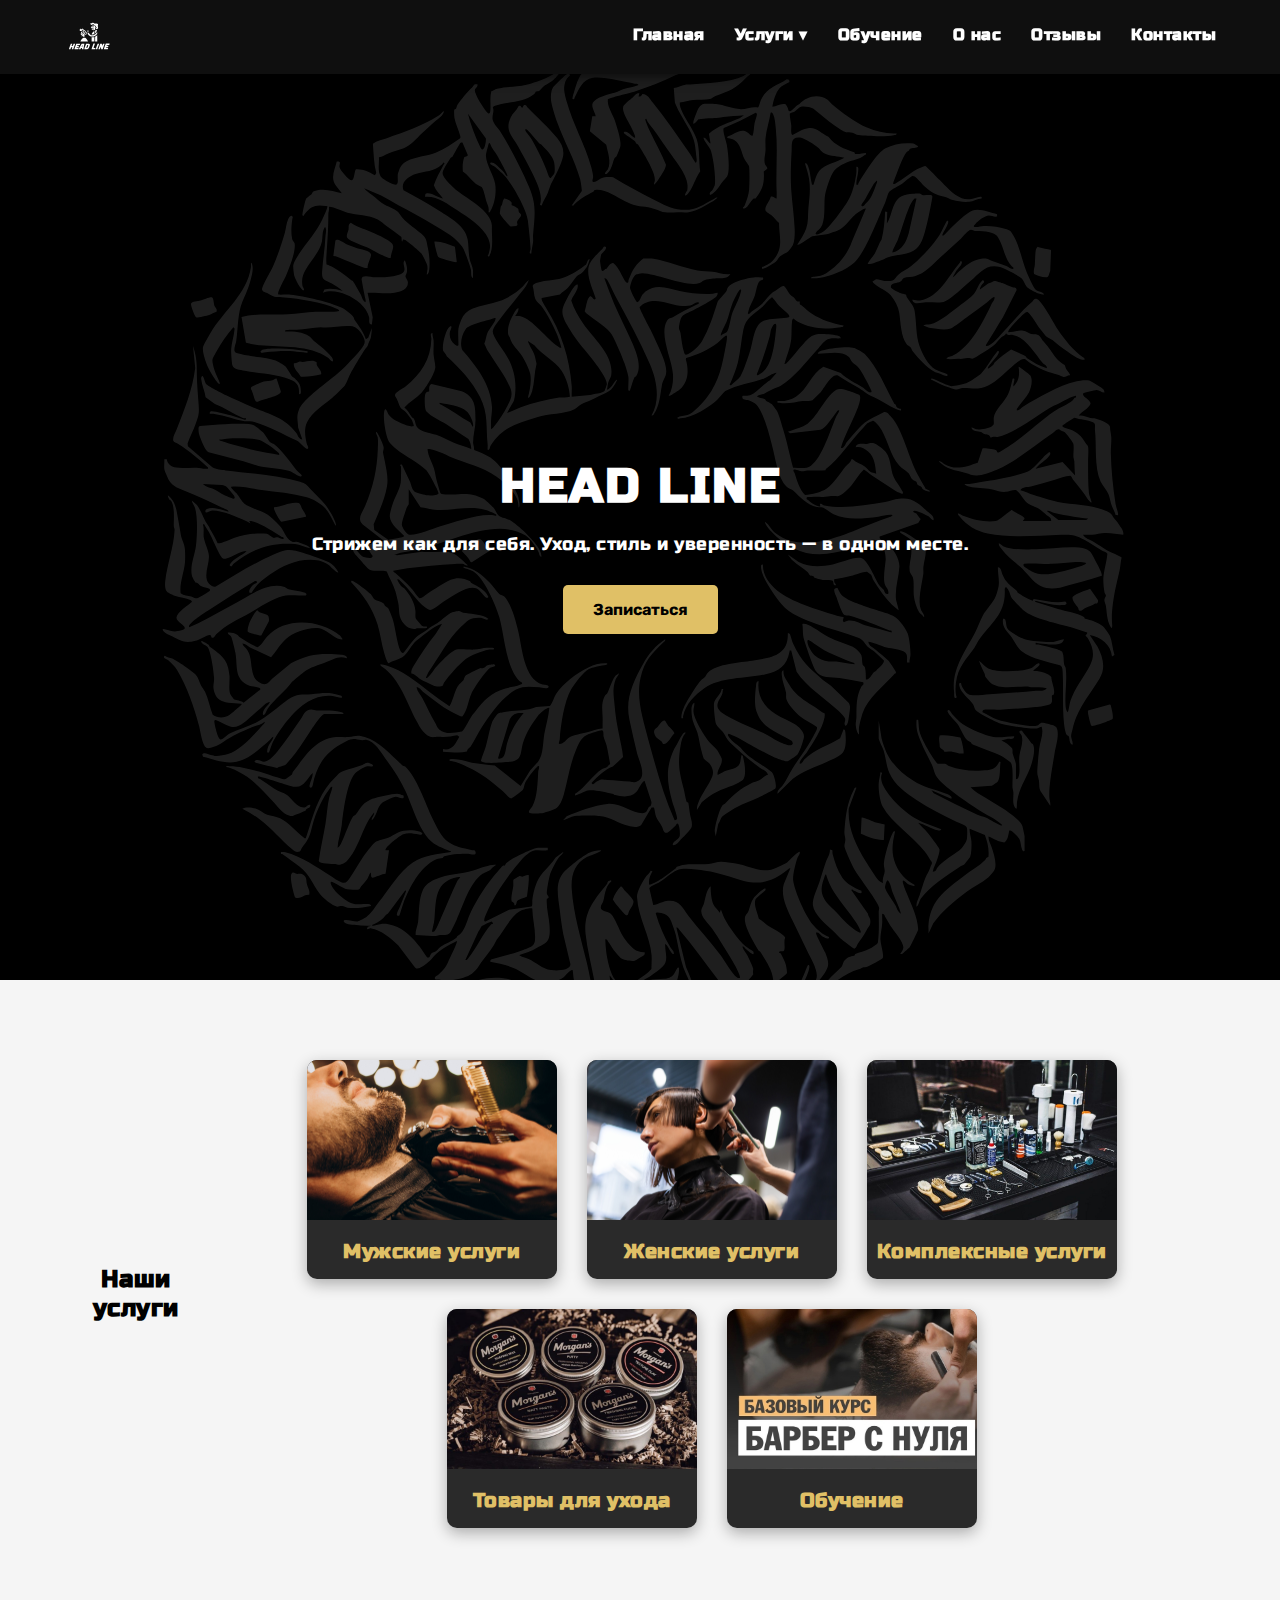
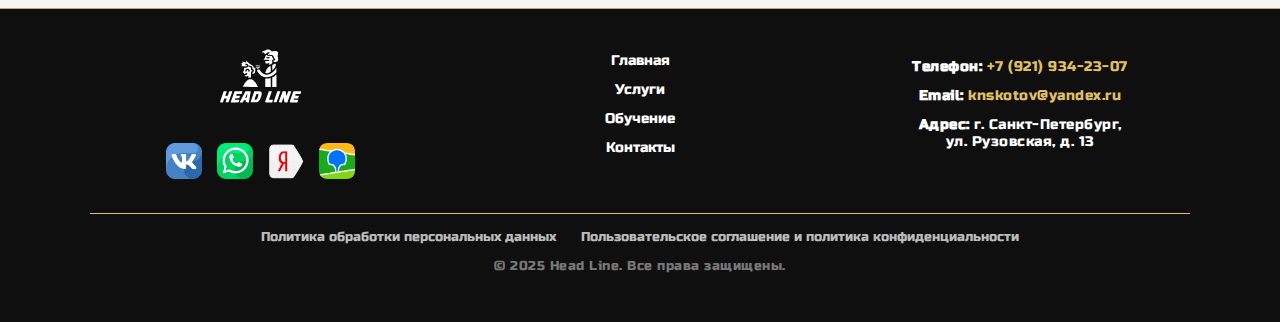
<file: index.html>
<!DOCTYPE html>
<html lang="ru">
<head>
  <meta charset="UTF-8" />
  <meta name="viewport" content="width=device-width, initial-scale=1.0" />
  <title>Head Line</title>
  <link rel="stylesheet" href="style.css" />
  <link rel="stylesheet" href="footer.style.css" />
  <script src="modal.js"></script>
</head>
<body>
  
  <!-- Хедер, копировать можно для всех страниц, он у меня не меняется -->
  <header class="header">
    <div class="container">
      <div class="logo">
        <a href="index.html">
          <img src="images/logo.svg" alt="Head Line" />
        </a>
      </div>
  
      <nav class="nav">
        <ul class="nav-list">
          <li><a href="index.html">Главная</a></li>
  
          <li class="dropdown">
            <a href="index.html#services">Услуги ▾</a>
            <ul class="dropdown-menu">
              <li><a href="mens.html">Мужские услуги</a></li>
              <!--<li><a href="womens.html">Женские услуги</a></li>-->
              <li><a href="combo.html">Комплексные</a></li>
              <li><a href="products.html">Товары для ухода</a></li>
              
            </ul>
          <li><a href="training.html">Обучение</a></li>
          </li>
          <li><a href="about.html">О нас</a></li>
          <li><a href="reviews.html">Отзывы</a></li>
          <li><a href="contacts.html">Контакты</a></li>
        </ul>
      </nav>
    </div>
  </header>

 <!-- БАНЕР -->
 <section class="hero spinning-banner">
   <div class="rotating-circle"></div>
   <div class="hero-content">
      <h1>Head Line</h1>
      <p>Стрижем как для себя. Уход, стиль и уверенность — в одном месте.</p>
      <a href="#" class="hero-btn">Записаться</a>
   </div>
 </section>

   
  <!-- КАТЕГОРИИ ОСНОВНЫХ УСЛУГ С СЫЛКОЙ НА ПРАЙС И ЗАПИСЬ -->
 <section id="services" class="services">
   <div class="container services-container">
     <h2 class="section-title">Наши услуги</h2>
 
     <div class="services-list">
 
       <a href="mens.html" class="service-link">
         <div class="service-card">
           <img src="images/mens.jpg" alt="Мужские услуги" />
           <h3>Мужские услуги</h3>
         </div>
       </a>

       <a href="womens.html" class="service-link">
         <div class="service-card">
           <img src="images/womens.jpg" alt="Женские услуги" />
           <h3>Женские услуги</h3>
         </div>
       </a>

       <a href="combo.html" class="service-link">
         <div class="service-card">
           <img src="images/combo.jpg" alt="Комплексные услуги" />
           <h3>Комплексные услуги</h3>
         </div>
       </a>

       <a href="products.html" class="service-link">
         <div class="service-card">
           <img src="images/products.jpg" alt="Товары для ухода" />
           <h3>Товары для ухода</h3>
         </div>
       </a>

       <a href="training.html" class="service-link">
         <div class="service-card">
           <img src="images/training.jpg" alt="Обучение" />
           <h3>Обучение</h3>
         </div>
       </a>
 
     </div>
   </div>
  </section>

   <!-- Модальное окно -->
 <div class="modal" id="bookingModal">
   <div class="modal-content">
     <span class="close-btn" id="closeModal">&times;</span>
     <h2>Запись на услугу</h2>
     <form>
       <input type="text" placeholder="Ваше имя" required>
       <input type="tel" placeholder="Телефон" required>
       <textarea placeholder="Комментарий (необязательно)"></textarea>
       <button type="submit">Отправить заявку</button>
       <p id="formError" style="color: red; text-align: center; display: none;">Ошибка: заполните все поля корректно.</p>
     </form>
   </div>
 </div>

 <!-- Модальное подтверждение -->
 <div class="modal" id="successModal">
     <div class="modal-content">
       <span class="close-btn" id="closeSuccess">&times;</span>
       <div class="checkmark">&#10004;</div>
       <h2>Спасибо!</h2>
       <p>Ваша заявка успешно отправлена.</p>
     </div>
   </div>

<!-- Подвал сайта -->
<footer class="footer">
  <div class="footer-container">

    <div class="footer-top">
      
      <!-- Левая колонка: Лого и соцсети -->
      <div class="footer-column">
        <div class="footer-left-inner">
          <div class="footer-logo">
            <img src="images/logo.svg" alt="Head Line" />
          </div>
          <div class="footer-socials">
            <a href="https://vk.com/headlinespb" target="_blank" aria-label="VK">
              <img src="images/vk.png" alt="VK" />
            </a>
            <a href="https://wa.me/79219342307" target="_blank" aria-label="WhatsApp">
              <img src="images/whatsapp.png" alt="WhatsApp" />
            </a>
            <a href="https://yandex.ru/profile/67905101910?lang=ru" target="_blank" aria-label="Yandex Maps">
              <img src="images/yandex.png" alt="Yandex Maps" />
            </a>
            <a href="https://2gis.ru/spb/firm/70000001089604614/" target="_blank" aria-label="2GIS">
              <img src="images/2gis.png" alt="2GIS" />
            </a>
          </div>
        </div>
      </div>

      <!-- Центр: Навигация -->
      <div class="footer-column footer-nav">
        <a href="index.html">Главная</a>
        <a href="mens.html">Услуги</a>
        <a href="training.html">Обучение</a>
        <a href="contacts.html">Контакты</a>
      </div>

      <!-- Правая колонка: Контакты -->
      <div class="footer-column footer-info">
        <p><strong>Телефон:</strong> <a href="tel:+79219342307">+7 (921) 934-23-07</a></p>
        <p><strong>Email:</strong> <a href="mailto:knskotov@yandex.ru">knskotov@yandex.ru</a></p>
        <p><strong>Адрес:</strong> г. Санкт-Петербург,<br>ул. Рузовская, д. 13</p>
      </div>
      
    </div>

    <!-- Низ футера -->
    <div class="footer-bottom">
      <div class="footer-legal">
        <a href="privacy.html">Политика обработки персональных данных</a>
        <a href="terms.html">Пользовательское соглашение и политика конфиденциальности</a>
      </div>
      <p class="copyright">© 2025 Head Line. Все права защищены.</p>
    </div>

  </div>
</footer>
</body>
</html>
</file>
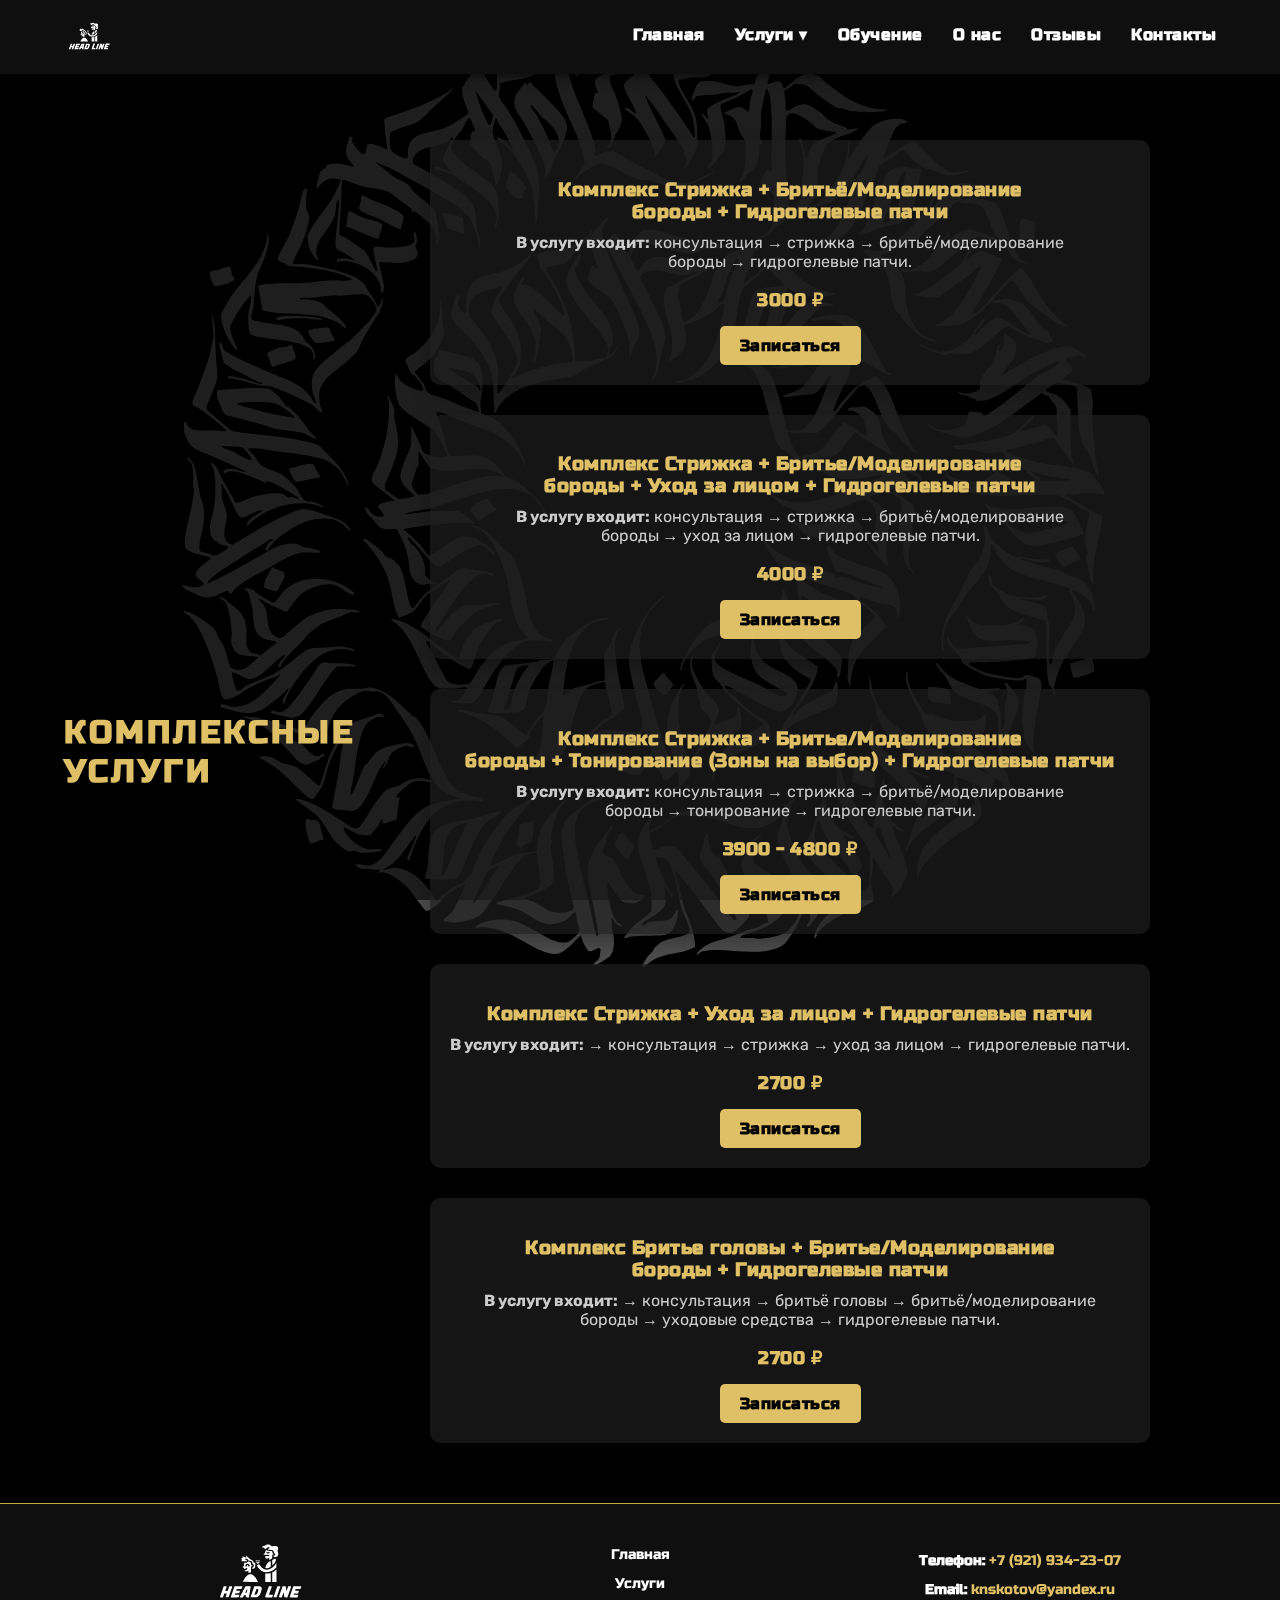
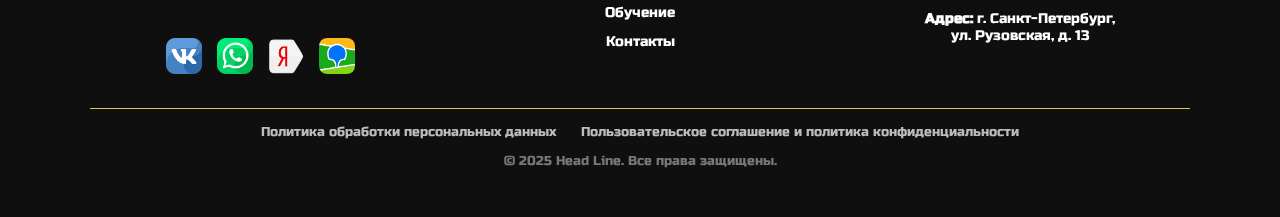
<file: combo.html>
<!DOCTYPE html>
<html lang="ru">
<head>
  <meta charset="UTF-8">
  <meta name="viewport" content="width=device-width, initial-scale=1.0">
  <title>Комплексные услуги | Barber Bros</title>
  <link rel="stylesheet" href="combo.style.css">
  <link rel="stylesheet" href="footer.style.css" />
  <script src="modal.js"></script>
</head>
<body>

  <!-- Хедер, копировать можно для всех страниц, он у меня не меняется -->
  <header class="header">
    <div class="container">
      <div class="logo">
        <a href="index.html">
          <img src="images/logo.svg" alt="Head Line" />
        </a>
      </div>

      <!-- Только для мобильной версии -->
      <div class="burger" id="burger">
        <span></span>
        <span></span>
        <span></span>
      </div>
  
      <nav class="nav">
        <ul class="nav-list">
          <li><a href="index.html">Главная</a></li>
  
          <li class="dropdown">
            <a href="index.html#services">Услуги ▾</a>
            <ul class="dropdown-menu">
              <li><a href="mens.html">Мужские услуги</a></li>
              <!--<li><a href="womens.html">Женские услуги</a></li>-->
              <li><a href="combo.html">Комплексные</a></li>
              <li><a href="products.html">Товары для ухода</a></li>
              
            </ul>
          <li><a href="training.html">Обучение</a></li>
          </li>
          <li><a href="about.html">О нас</a></li>
          <li><a href="reviews.html">Отзывы</a></li>
          <li><a href="contacts.html">Контакты</a></li>
        </ul>
      </nav>
    </div>
  </header> 

  <!-- Контент -->
  <section class="page-section">
    <div class="container page-layout">
    
      <div class="fixed-left-title">
        <h1 class="page-title">Комплексные<br>услуги</h1>
      </div>

      <div class="service-list">

        <div class="service-item">
          <h3>Комплекс Стрижка + Бритьё/Моделирование<br>бороды + Гидрогелевые патчи</h3>
          <p class="description">
            <strong>В услугу входит:</strong> консультация → стрижка → бритьё/моделирование<br>бороды → гидрогелевые патчи.
          </p>
          <p class="price">3000 ₽</p>
          <a href="#" class="btn-book">Записаться</a>
        </div>

        <div class="service-item">
          <h3>Комплекс Стрижка + Бритье/Моделирование<br>бороды + Уход за лицом + Гидрогелевые патчи</h3>
          <p class="description">
            <strong>В услугу входит:</strong> консультация → стрижка → бритьё/моделирование<br>бороды → уход за лицом → гидрогелевые патчи.
          </p>
          <p class="price">4000 ₽</p>
          <a href="#" class="btn-book">Записаться</a>
        </div>

        <div class="service-item">
          <h3>Комплекс Стрижка + Бритье/Моделирование<br>бороды + Тонирование (Зоны на выбор) + Гидрогелевые патчи</h3>
          <p class="description">
            <strong>В услугу входит:</strong> консультация → стрижка → бритьё/моделирование<br>бороды → тонирование → гидрогелевые патчи.
          </p>
          <p class="price">3900 - 4800 ₽</p>
          <a href="#" class="btn-book">Записаться</a>
        </div>

        <div class="service-item">
          <h3>Комплекс Стрижка + Уход за лицом + Гидрогелевые патчи</h3>
          <p class="description">
            <strong>В услугу входит:</strong> → консультация → стрижка → уход за лицом → гидрогелевые патчи.
          </p>
          <p class="price">2700 ₽</p>
          <a href="#" class="btn-book">Записаться</a>
        </div>

        <div class="service-item">
          <h3>Комплекс Бритье головы + Бритье/Моделирование<br>бороды + Гидрогелевые патчи</h3>
          <p class="description">
            <strong>В услугу входит:</strong> → консультация → бритьё головы → бритьё/моделирование<br>бороды → уходовые средства → гидрогелевые патчи.
          </p>
          <p class="price">2700 ₽</p>
          <a href="#" class="btn-book">Записаться</a>
        </div>

      </div>
    </div>
  </section>

<!-- Модальное окно -->
<div class="modal" id="bookingModal">
  <div class="modal-content">
    <span class="close-btn" id="closeModal">&times;</span>
    <h2>Запись на услугу</h2>
    <p id="selectedService" style="margin-bottom: 15px; font-weight: bold; color: #e0c066;"></p>
    <form>
      <input type="text" placeholder="Ваше имя" required>
      <input type="tel" placeholder="Телефон" required>
      <textarea placeholder="Комментарий (необязательно)"></textarea>
      <button type="submit">Отправить заявку</button>
      <p id="formError" style="color: red; text-align: center; display: none;">Ошибка: заполните все поля корректно.</p>
    </form>
  </div>
</div>

<!-- Модальное подтверждение -->
<div class="modal" id="successModal">
  <div class="modal-content">
    <span class="close-btn" id="closeSuccess">&times;</span>
    <div class="checkmark">&#10004;</div>
    <h2>Спасибо!</h2>
    <p>Ваша заявка успешно отправлена.</p>
  </div>
</div>

<!-- Подвал сайта -->
<footer class="footer">
  <div class="footer-container">

    <div class="footer-top">
      
      <!-- Левая колонка: Лого и соцсети -->
      <div class="footer-column">
        <div class="footer-left-inner">
          <div class="footer-logo">
            <img src="images/logo.svg" alt="Head Line" />
          </div>
          <div class="footer-socials">
            <a href="https://vk.com/headlinespb" target="_blank" aria-label="VK">
              <img src="images/vk.png" alt="VK" />
            </a>
            <a href="https://wa.me/79219342307" target="_blank" aria-label="WhatsApp">
              <img src="images/whatsapp.png" alt="WhatsApp" />
            </a>
            <a href="https://yandex.ru/profile/67905101910?lang=ru" target="_blank" aria-label="Yandex Maps">
              <img src="images/yandex.png" alt="Yandex Maps" />
            </a>
            <a href="https://2gis.ru/spb/firm/70000001089604614/" target="_blank" aria-label="2GIS">
              <img src="images/2gis.png" alt="2GIS" />
            </a>
          </div>
        </div>
      </div>

      <!-- Центр: Навигация -->
      <div class="footer-column footer-nav">
        <a href="index.html">Главная</a>
        <a href="mens.html">Услуги</a>
        <a href="training.html">Обучение</a>
        <a href="contacts.html">Контакты</a>
      </div>

      <!-- Правая колонка: Контакты -->
      <div class="footer-column footer-info">
        <p><strong>Телефон:</strong> <a href="tel:+79219342307">+7 (921) 934-23-07</a></p>
        <p><strong>Email:</strong> <a href="mailto:knskotov@yandex.ru">knskotov@yandex.ru</a></p>
        <p><strong>Адрес:</strong> г. Санкт-Петербург,<br>ул. Рузовская, д. 13</p>
      </div>
      
    </div>

    <!-- Низ футера -->
    <div class="footer-bottom">
      <div class="footer-legal">
        <a href="privacy.html">Политика обработки персональных данных</a>
        <a href="terms.html">Пользовательское соглашение и политика конфиденциальности</a>
      </div>
      <p class="copyright">© 2025 Head Line. Все права защищены.</p>
    </div>

  </div>
</footer>

</body>
</html>
</file>
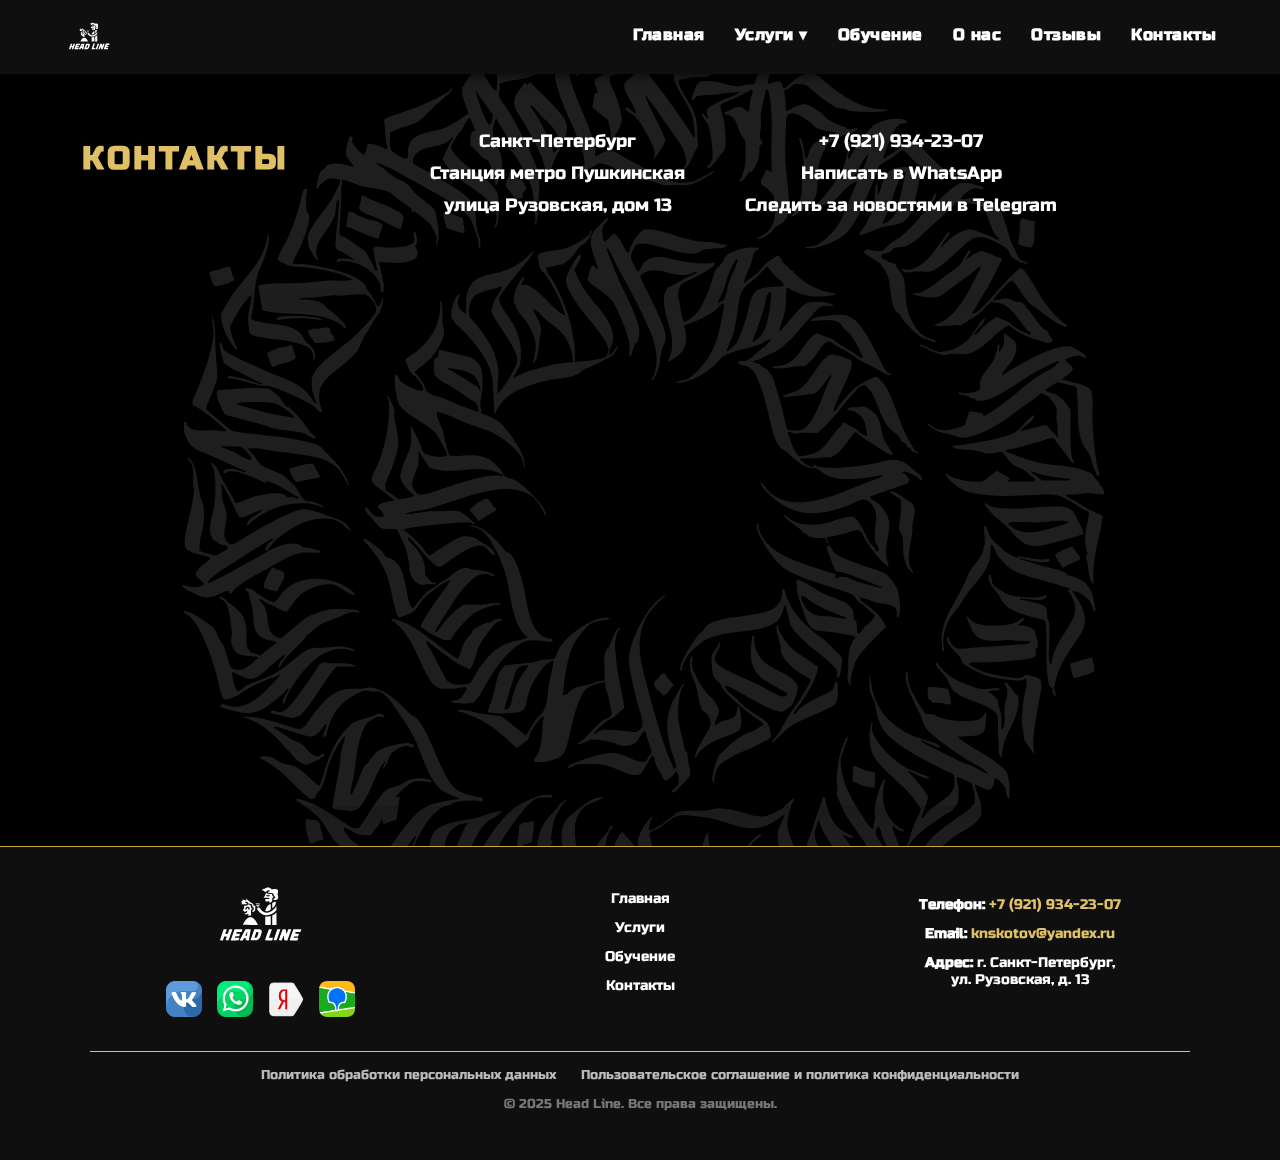
<file: contacts.html>
<!DOCTYPE html>
<html lang="ru">
<head>
  <meta charset="UTF-8">
  <meta name="viewport" content="width=device-width, initial-scale=1.0">
  <title>Контакты | Head Line</title>
  <link rel="stylesheet" href="contacts.style.css">
  <link rel="stylesheet" href="footer.style.css" />
  <script src="modal.js"></script>
</head>
<body>
  
  <!-- Хедер, копировать можно для всех страниц, он у меня не меняется -->
  <header class="header">
    <div class="container">
      <div class="logo">
        <a href="index.html">
          <img src="images/logo.svg" alt="Head Line" />
        </a>
      </div>

      <!-- Только для мобильной версии -->
      <div class="burger" id="burger">
        <span></span>
        <span></span>
        <span></span>
      </div>
  
      <nav class="nav">
        <ul class="nav-list">
          <li><a href="index.html">Главная</a></li>
  
          <li class="dropdown">
            <a href="index.html#services">Услуги ▾</a>
            <ul class="dropdown-menu">
              <li><a href="mens.html">Мужские услуги</a></li>
              <!--<li><a href="womens.html">Женские услуги</a></li>-->
              <li><a href="combo.html">Комплексные</a></li>
              <li><a href="products.html">Товары для ухода</a></li>
              
            </ul>
          <li><a href="training.html">Обучение</a></li>
          </li>
          <li><a href="about.html">О нас</a></li>
          <li><a href="reviews.html">Отзывы</a></li>
          <li><a href="contacts.html">Контакты</a></li>
        </ul>
      </nav>
    </div>
  </header>

  <!-- Контакты -->
  <section class="section-title">
    <div class="container">
      <h1 class="page-title">Контакты</h1>
  
      <div class="contacts-columns">
        <div class="contacts-block">
          <p>Санкт-Петербург</p>
          <p>Станция метро Пушкинская</p>
          <p>улица Рузовская, дом 13</p>
        </div>
        <div class="contacts-block">
          <p><a href="tel:+79312010101">+7 (921) 934-23-07</a></p>
          <p><a href="https://wa.me/79219342307" target="_blank">Написать в WhatsApp</a></p>
          <p><a href="https://t.me/HeadlineSpb" target="_blank">Следить за новостями в Telegram</a></p>
        </div>
      </div>
    </div>
  </section>
  
  <!-- Карта (с ней я плакал. Гори в аду Яндекс конструктор)-->
  <div class="map-wrapper">
    <div class="container">
      <iframe src="https://yandex.ru/map-widget/v1/?um=constructor%3A52a1b30fb59bb15c5a07bef33f76ae733fe9bda4d0494c7e2d949afffabadeaa&amp;source=constructor" width="100%" height="500" frameborder="0"></iframe>
    </div>
  </div>

<!-- Подвал сайта -->
<footer class="footer">
  <div class="footer-container">

    <div class="footer-top">
      
      <!-- Левая колонка: Лого и соцсети -->
      <div class="footer-column">
        <div class="footer-left-inner">
          <div class="footer-logo">
            <img src="images/logo.svg" alt="Head Line" />
          </div>
          <div class="footer-socials">
            <a href="https://vk.com/headlinespb" target="_blank" aria-label="VK">
              <img src="images/vk.png" alt="VK" />
            </a>
            <a href="https://wa.me/79219342307" target="_blank" aria-label="WhatsApp">
              <img src="images/whatsapp.png" alt="WhatsApp" />
            </a>
            <a href="https://yandex.ru/profile/67905101910?lang=ru" target="_blank" aria-label="Yandex Maps">
              <img src="images/yandex.png" alt="Yandex Maps" />
            </a>
            <a href="https://2gis.ru/spb/firm/70000001089604614/" target="_blank" aria-label="2GIS">
              <img src="images/2gis.png" alt="2GIS" />
            </a>
          </div>
        </div>
      </div>

      <!-- Центр: Навигация -->
      <div class="footer-column footer-nav">
        <a href="index.html">Главная</a>
        <a href="mens.html">Услуги</a>
        <a href="training.html">Обучение</a>
        <a href="#">Контакты</a>
      </div>

      <!-- Правая колонка: Контакты -->
      <div class="footer-column footer-info">
        <p><strong>Телефон:</strong> <a href="tel:+79219342307">+7 (921) 934-23-07</a></p>
        <p><strong>Email:</strong> <a href="mailto:knskotov@yandex.ru">knskotov@yandex.ru</a></p>
        <p><strong>Адрес:</strong> г. Санкт-Петербург,<br>ул. Рузовская, д. 13</p>
      </div>
      
    </div>

    <!-- Низ футера -->
    <div class="footer-bottom">
      <div class="footer-legal">
        <a href="privacy.html">Политика обработки персональных данных</a>
        <a href="terms.html">Пользовательское соглашение и политика конфиденциальности</a>
      </div>
      <p class="copyright">© 2025 Head Line. Все права защищены.</p>
    </div>

  </div>
</footer>

</body>
</html>
</file>
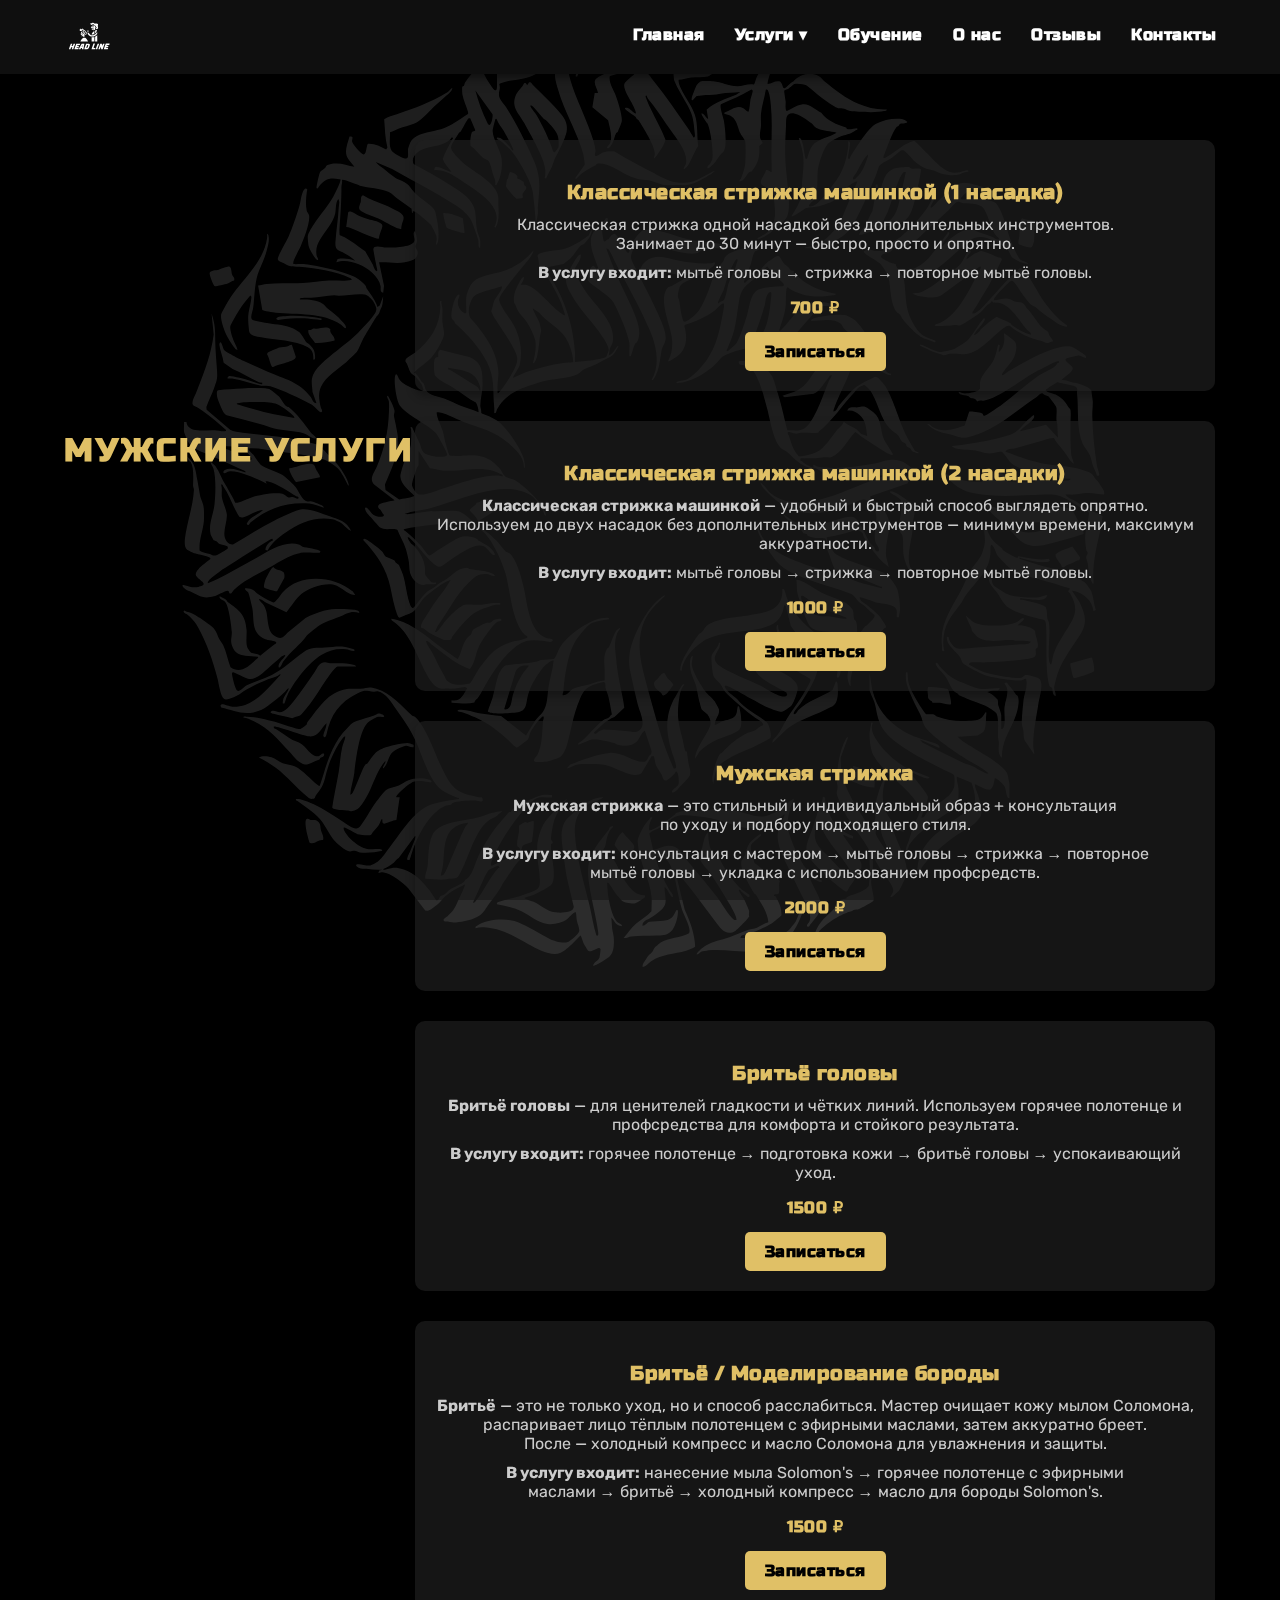
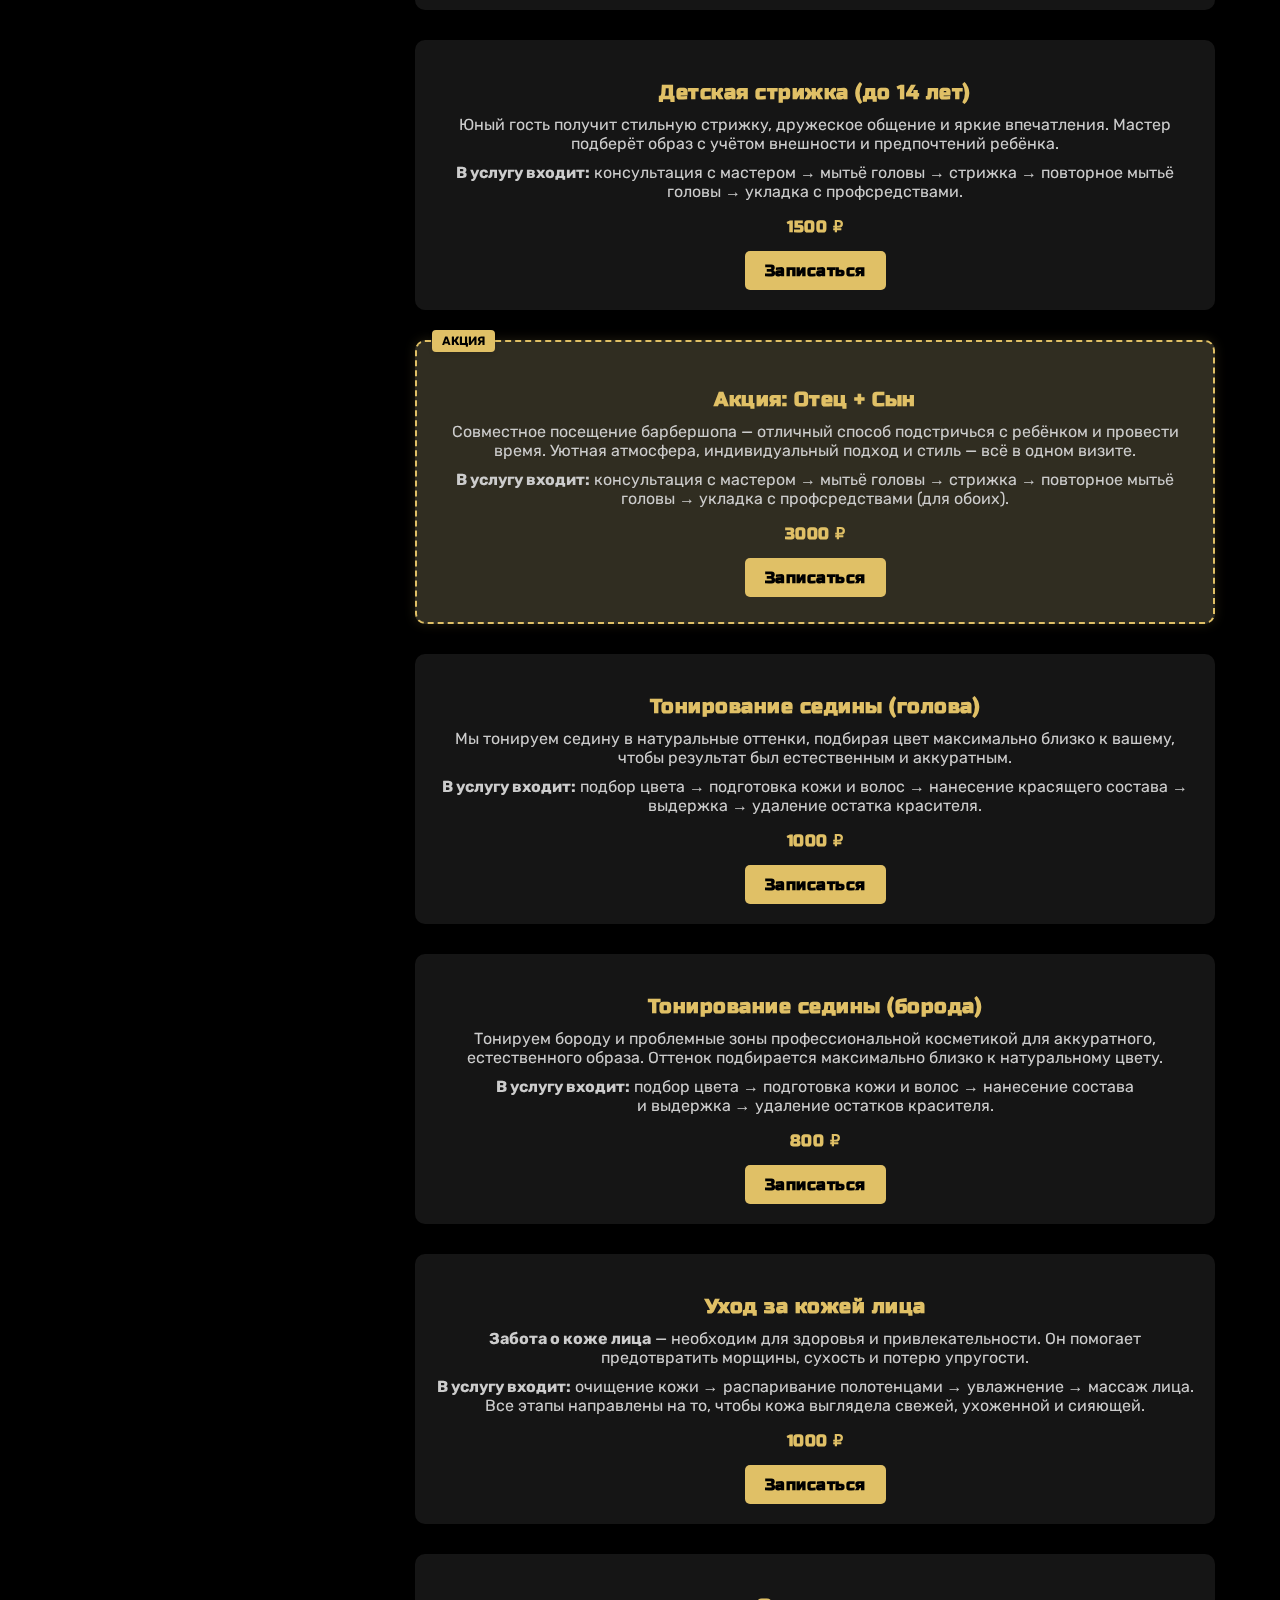
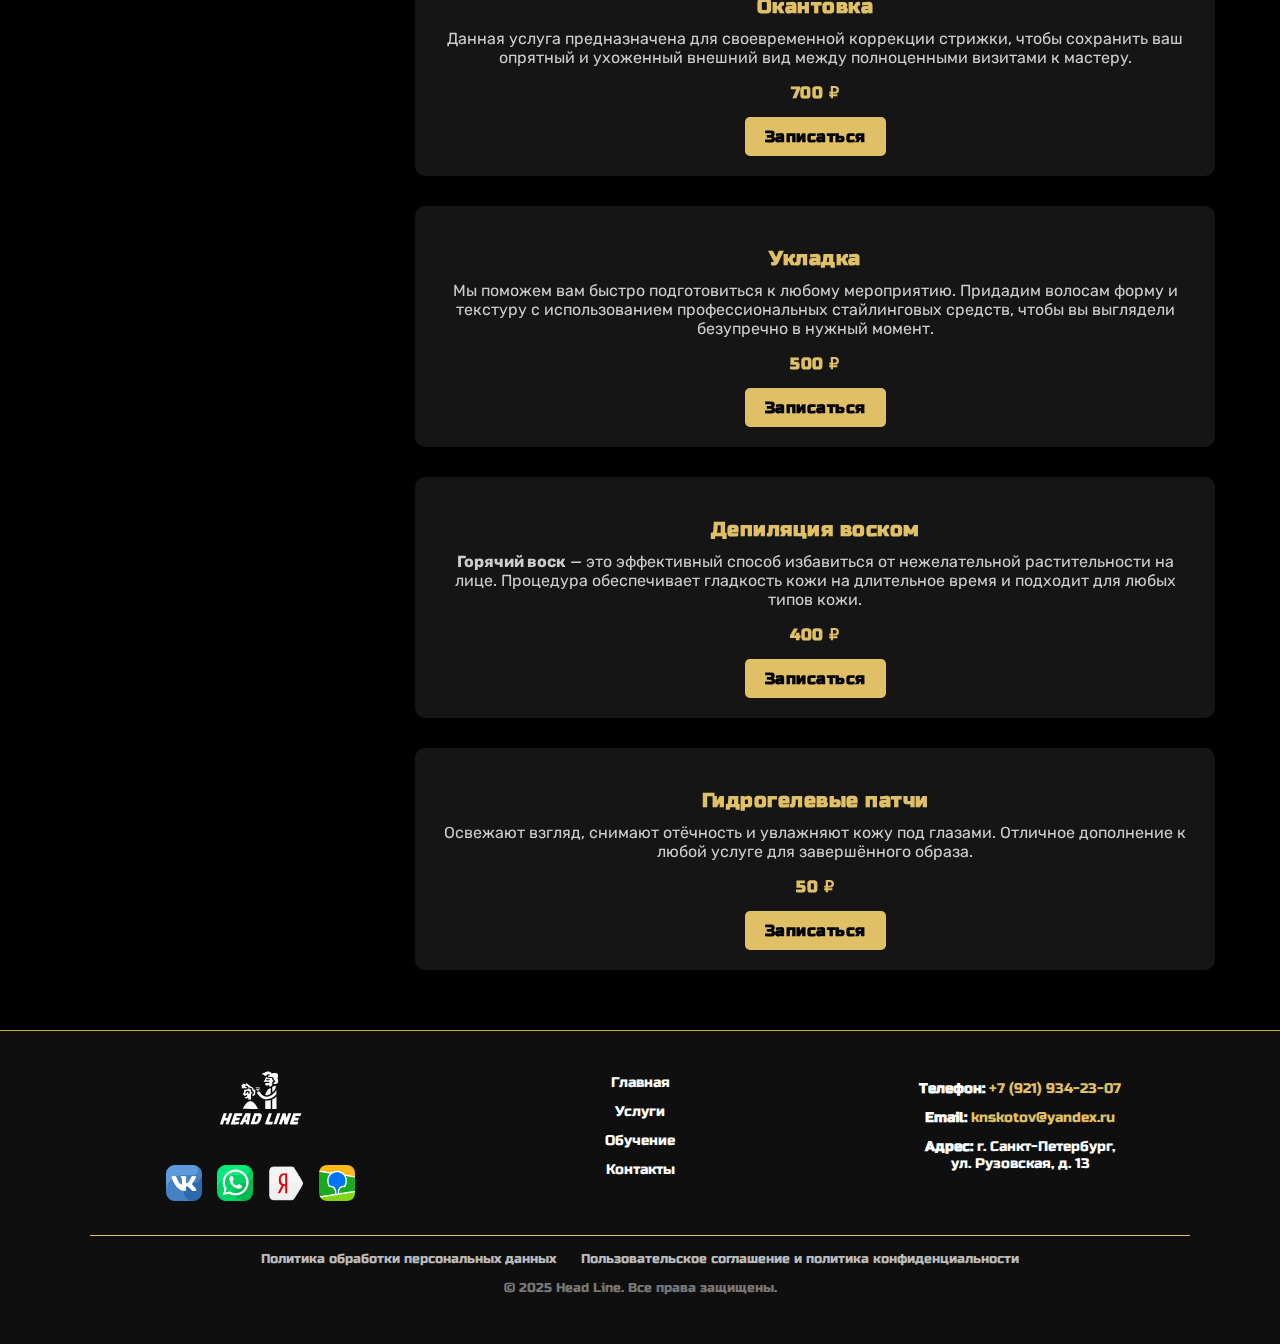
<file: mens.html>
<!DOCTYPE html>
<html lang="ru">
<head>
  <meta charset="UTF-8">
  <meta name="viewport" content="width=device-width, initial-scale=1.0">
  <title>Мужские услуги | Head Line</title>
  <link rel="stylesheet" href="mens.style.css">
  <link rel="stylesheet" href="footer.style.css" />
  <script src="modal.js"></script>
</head>
<body>

  <!-- Хедер, копировать можно для всех страниц, он у меня не меняется -->
  <header class="header">
    <div class="container">
      <div class="logo">
        <a href="index.html">
          <img src="images/logo.svg" alt="Head Line" />
        </a>
      </div>

      <!-- Только для мобильной версии -->
      <div class="burger" id="burger">
        <span></span>
        <span></span>
        <span></span>
      </div>
  
      <nav class="nav">
        <ul class="nav-list">
          <li><a href="index.html">Главная</a></li>
  
          <li class="dropdown">
            <a href="index.html#services">Услуги ▾</a>
            <ul class="dropdown-menu">
              <li><a href="mens.html">Мужские услуги</a></li>
              <!--<li><a href="womens.html">Женские услуги</a></li>-->
              <li><a href="combo.html">Комплексные</a></li>
              <li><a href="products.html">Товары для ухода</a></li>
              
            </ul>
          <li><a href="training.html">Обучение</a></li>
          </li>
          <li><a href="about.html">О нас</a></li>
          <li><a href="reviews.html">Отзывы</a></li>
          <li><a href="contacts.html">Контакты</a></li>
        </ul>
      </nav>
    </div>
  </header>
  
  <!-- Описание услуг -->
   <section class="page-section">
     <div class="container page-layout">
        <div class="fixed-left-title">
          <h1 class="page-title">Мужские услуги</h1>
        </div>
  
        <div class="service-list">

          <div class="service-item">
          <h3>Классическая стрижка машинкой (1 насадка)</h3>
          <p class="description">
            Классическая стрижка одной насадкой без дополнительных инструментов.<br>
            Занимает до 30 минут — быстро, просто и опрятно.
          </p>
          <p class="description">
            <strong>В услугу входит:</strong> мытьё головы → стрижка → повторное мытьё головы.
          </p>
          <p class="price">700 ₽</p>
          <a href="#" class="btn-book">Записаться</a>
          </div>
  
          <div class="service-item">
              <h3>Классическая стрижка машинкой (2 насадки)</h3>
              <p class="description">
              <strong>Классическая стрижка машинкой</strong> — удобный и быстрый способ выглядеть опрятно. Используем до двух насадок без дополнительных инструментов — минимум времени, максимум аккуратности.</p>
              <p class="description">
              <strong>В услугу входит:</strong> мытьё головы → стрижка → повторное мытьё головы.</p>
                   <p class="price">1000 ₽</p>
              <a href="#" class="btn-book">Записаться</a>
          </div>
        
          <div class="service-item">
          <h3>Мужская стрижка</h3>
          <p class="description">
            <strong>Мужская стрижка</strong> — это стильный и индивидуальный образ + консультация <br> по уходу и подбору подходящего стиля.
          </p>
          <p class="description">
            <strong>В услугу входит:</strong> консультация с мастером → мытьё головы → стрижка → повторное <br> мытьё головы → укладка с использованием профсредств.
          </p>
          <p class="price">2000 ₽</p>
          <a href="#" class="btn-book">Записаться</a>
          </div>
        
          <div class="service-item">
          <h3>Бритьё головы</h3>
          <p class="description">
            <strong>Бритьё головы</strong> — для ценителей гладкости и чётких линий. Используем горячее полотенце и профсредства для комфорта и стойкого результата.
          </p>
          <p class="description">
            <strong>В услугу входит:</strong> горячее полотенце → подготовка кожи → бритьё головы → успокаивающий уход.
          </p>
          <p class="price">1500 ₽</p>
          <a href="#" class="btn-book">Записаться</a>
          </div>
        
          <div class="service-item">
          <h3>Бритьё / Моделирование бороды</h3>
          <p class="description">
            <strong>Бритьё</strong> — это не только уход, но и способ расслабиться. 
            Мастер очищает кожу мылом Соломона, распаривает лицо тёплым полотенцем с эфирными маслами, затем аккуратно бреет.<br>
            После — холодный компресс и масло Соломона для увлажнения и защиты.
          </p>
          <p class="description">
            <strong>В услугу входит:</strong> нанесение мыла Solomon's → горячее полотенце с эфирными <br> маслами → бритьё → холодный компресс → масло для бороды Solomon's.
          </p>
          <p class="price">1500 ₽</p>
          <a href="#" class="btn-book">Записаться</a>
          </div>
          
          <div class="service-item">
          <h3>Детская стрижка (до 14 лет)</h3>
          <p class="description">
            Юный гость получит стильную стрижку, дружеское общение и яркие впечатления. 
            Мастер подберёт образ с учётом внешности и предпочтений ребёнка.
          </p>
          <p class="description">
            <strong>В услугу входит:</strong> консультация с мастером → мытьё головы → стрижка → повторное мытьё головы → укладка с профсредствами.
          </p>
          <p class="price">1500 ₽</p>
          <a href="#" class="btn-book">Записаться</a>
          </div>
        
          <div class="service-item promo">
          <h3>Акция: Отец + Сын</h3>
          <p class="description">
            Совместное посещение барбершопа — отличный способ подстричься с ребёнком и провести время. 
            Уютная атмосфера, индивидуальный подход и стиль — всё в одном визите.
          </p>
          <p class="description">
            <strong>В услугу входит:</strong> консультация с мастером → мытьё головы → стрижка → повторное мытьё головы → укладка с профсредствами (для обоих).
          </p>
          <p class="price">3000 ₽</p>
          <a href="#" class="btn-book">Записаться</a>
          </div>

          <div class="service-item">
          <h3>Тонирование седины (голова)</h3>
          <p class="description">
            Мы тонируем седину в натуральные оттенки, подбирая цвет максимально близко к вашему, чтобы результат был естественным и аккуратным.
          </p>
          <p class="description">
            <strong>В услугу входит:</strong> подбор цвета → подготовка кожи и волос → нанесение красящего состава → выдержка → удаление остатка красителя.
          </p>
          <p class="price">1000 ₽</p>
          <a href="#" class="btn-book">Записаться</a>
          </div>
        
          <div class="service-item">
          <h3>Тонирование седины (борода)</h3>
          <p class="description">
            Тонируем бороду и проблемные зоны профессиональной косметикой для аккуратного, естественного образа. Оттенок подбирается максимально близко к натуральному цвету.
          </p>
          <p class="description">
            <strong>В услугу входит:</strong> подбор цвета → подготовка кожи и волос → нанесение состава <br> и выдержка → удаление остатков красителя.
          </p>
          <p class="price">800 ₽</p>
          <a href="#" class="btn-book">Записаться</a>
          </div>
        
          <div class="service-item">
          <h3>Уход за кожей лица</h3>
          <p class="description">
          <strong>Забота о коже лица</strong> — необходим для здоровья и привлекательности. Он помогает предотвратить морщины, сухость и потерю упругости.
          </p>
          <p class="description">
            <strong>В услугу входит:</strong> очищение кожи → распаривание полотенцами → увлажнение → массаж лица.
            Все этапы направлены на то, чтобы кожа выглядела свежей, ухоженной и сияющей.
          </p>
          <p class="price">1000 ₽</p>
          <a href="#" class="btn-book">Записаться</a>
          </div>
        
          <div class="service-item">
          <h3>Окантовка</h3>
          <p class="description">
            Данная услуга предназначена для своевременной коррекции стрижки, 
            чтобы сохранить ваш опрятный и ухоженный внешний вид между полноценными визитами к мастеру.
          </p>
          <p class="price">700 ₽</p>
          <a href="#" class="btn-book">Записаться</a>
          </div>
        
          <div class="service-item">
          <h3>Укладка</h3>
          <p class="description">
            Мы поможем вам быстро подготовиться к любому мероприятию. 
            Придадим волосам форму и текстуру с использованием профессиональных стайлинговых средств, 
            чтобы вы выглядели безупречно в нужный момент.
          </p>
          <p class="price">500 ₽</p>
          <a href="#" class="btn-book">Записаться</a>
          </div>
        
          <div class="service-item">
          <h3>Депиляция воском</h3>
          <p class="description">
            <strong>Горячий воск</strong> — это эффективный способ избавиться от нежелательной растительности на лице. 
            Процедура обеспечивает гладкость кожи на длительное время и подходит для любых типов кожи.
          </p>
          <p class="price">400 ₽</p>
          <a href="#" class="btn-book">Записаться</a>
          </div>
        
          <div class="service-item">
            <h3>Гидрогелевые патчи</h3>
            <p class="description">
            Освежают взгляд, снимают отёчность и увлажняют кожу под глазами. 
            Отличное дополнение к любой услуге для завершённого образа.
            </p>
            <p class="price">50 ₽</p>
            <a href="#" class="btn-book">Записаться</a>
          </div>
     </div> 
   </section>  

  <!-- Модальное окно -->
<div class="modal" id="bookingModal">
    <div class="modal-content">
      <span class="close-btn" id="closeModal">&times;</span>
      <h2>Запись на услугу</h2>
<p id="selectedService" style="margin-bottom: 15px; font-weight: bold; color: #e0c066;"></p>
<form>
  <input type="text" placeholder="Ваше имя" required>
  <input type="tel" placeholder="Телефон" required>
  <textarea placeholder="Комментарий (необязательно)"></textarea>
  <button type="submit">Отправить заявку</button>
  <p id="formError" style="color: red; text-align: center; display: none;">Ошибка: заполните все поля корректно.</p>
</form>
    </div>
  </div>

 <!-- Модальное подтверждение -->
 <div class="modal" id="successModal">
      <div class="modal-content">
        <span class="close-btn" id="closeSuccess">&times;</span>
        <div class="checkmark">&#10004;</div>
        <h2>Спасибо!</h2>
        <p>Ваша заявка успешно отправлена.</p>
      </div>
 </div>

 <!-- Подвал сайта -->
<footer class="footer">
  <div class="footer-container">

    <div class="footer-top">
      
      <!-- Левая колонка: Лого и соцсети -->
      <div class="footer-column">
        <div class="footer-left-inner">
          <div class="footer-logo">
            <img src="images/logo.svg" alt="Head Line" />
          </div>
          <div class="footer-socials">
            <a href="https://vk.com/headlinespb" target="_blank" aria-label="VK">
              <img src="images/vk.png" alt="VK" />
            </a>
            <a href="https://wa.me/79219342307" target="_blank" aria-label="WhatsApp">
              <img src="images/whatsapp.png" alt="WhatsApp" />
            </a>
            <a href="https://yandex.ru/profile/67905101910?lang=ru" target="_blank" aria-label="Yandex Maps">
              <img src="images/yandex.png" alt="Yandex Maps" />
            </a>
            <a href="https://2gis.ru/spb/firm/70000001089604614/" target="_blank" aria-label="2GIS">
              <img src="images/2gis.png" alt="2GIS" />
            </a>
          </div>
        </div>
      </div>

      <!-- Центр: Навигация -->
      <div class="footer-column footer-nav">
        <a href="index.html">Главная</a>
        <a href="mens.html">Услуги</a>
        <a href="training.html">Обучение</a>
        <a href="contacts.html">Контакты</a>
      </div>

      <!-- Правая колонка: Контакты -->
      <div class="footer-column footer-info">
        <p><strong>Телефон:</strong> <a href="tel:+79219342307">+7 (921) 934-23-07</a></p>
        <p><strong>Email:</strong> <a href="mailto:knskotov@yandex.ru">knskotov@yandex.ru</a></p>
        <p><strong>Адрес:</strong> г. Санкт-Петербург,<br>ул. Рузовская, д. 13</p>
      </div>
      
    </div>

    <!-- Низ футера -->
    <div class="footer-bottom">
      <div class="footer-legal">
        <a href="privacy.html">Политика обработки персональных данных</a>
        <a href="terms.html">Пользовательское соглашение и политика конфиденциальности</a>
      </div>
      <p class="copyright">© 2025 Head Line. Все права защищены.</p>
    </div>

  </div>
</footer>
</body>
</html>
</file>
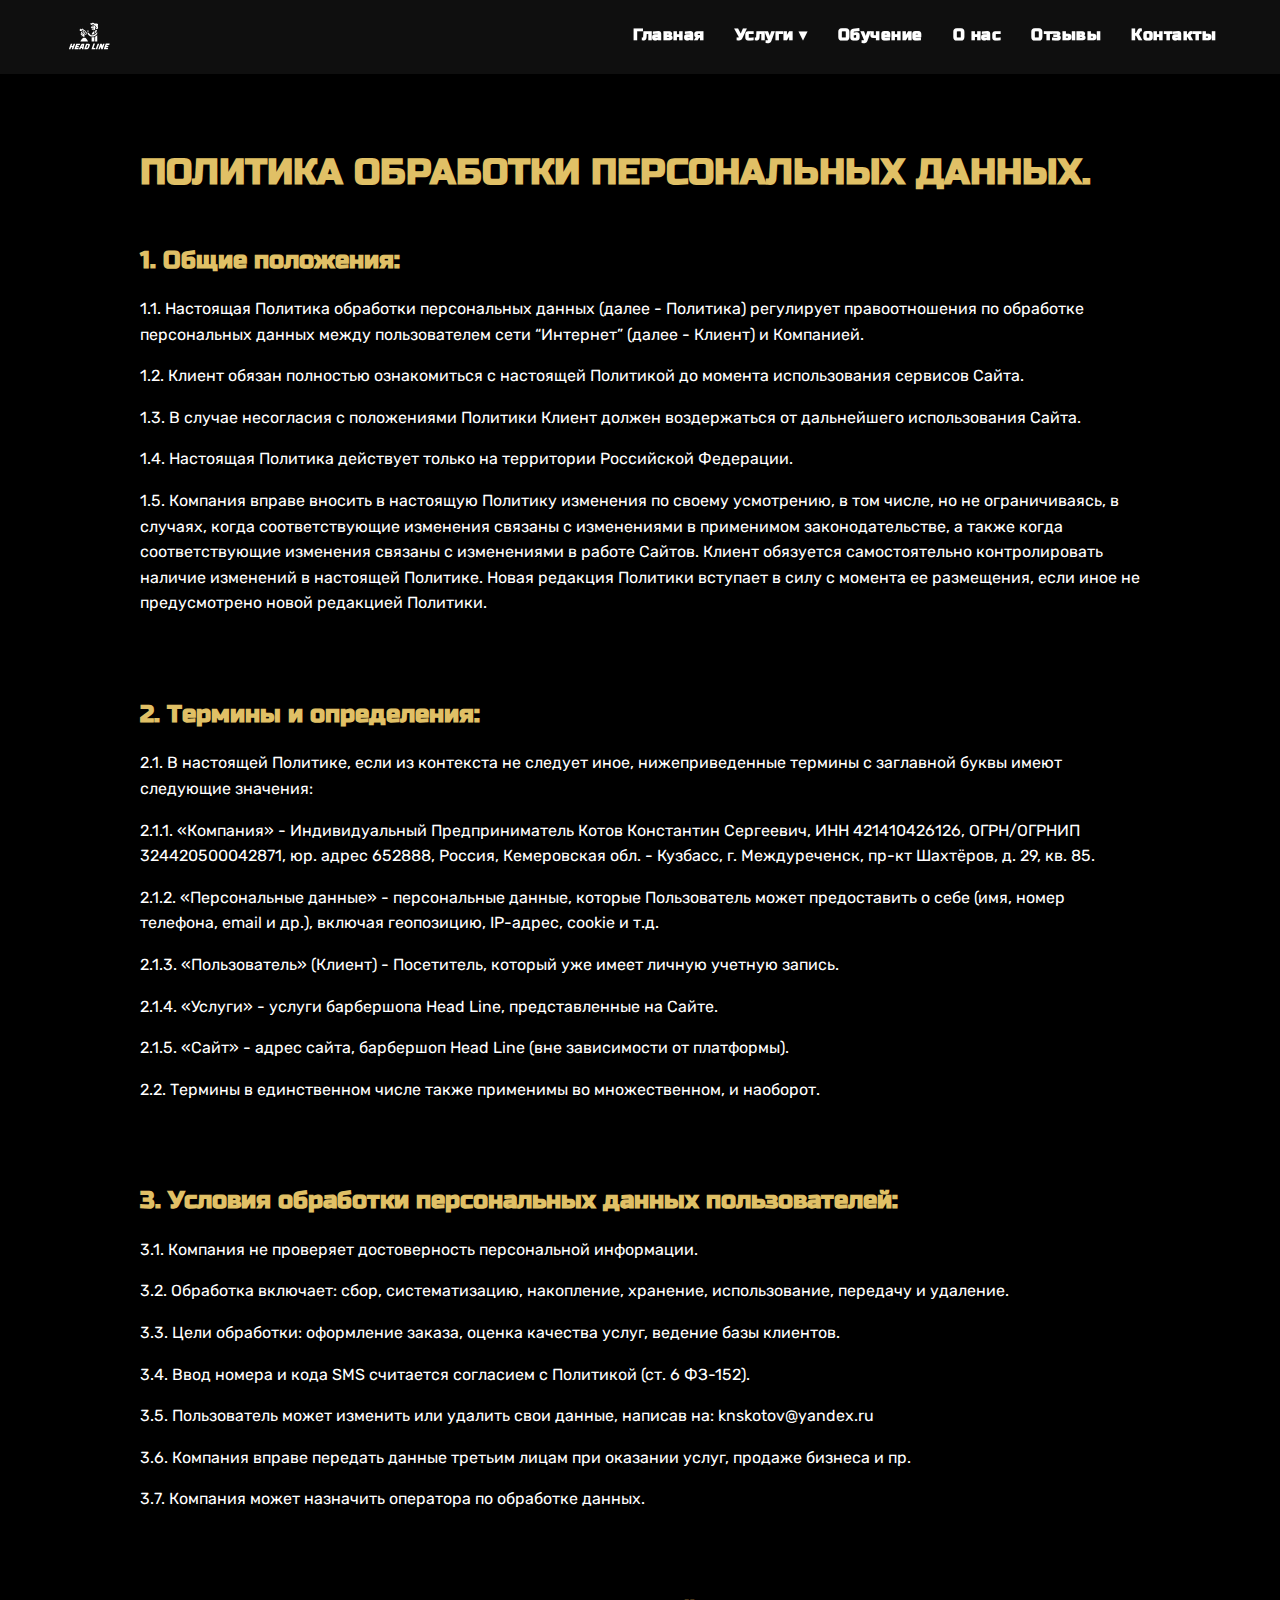
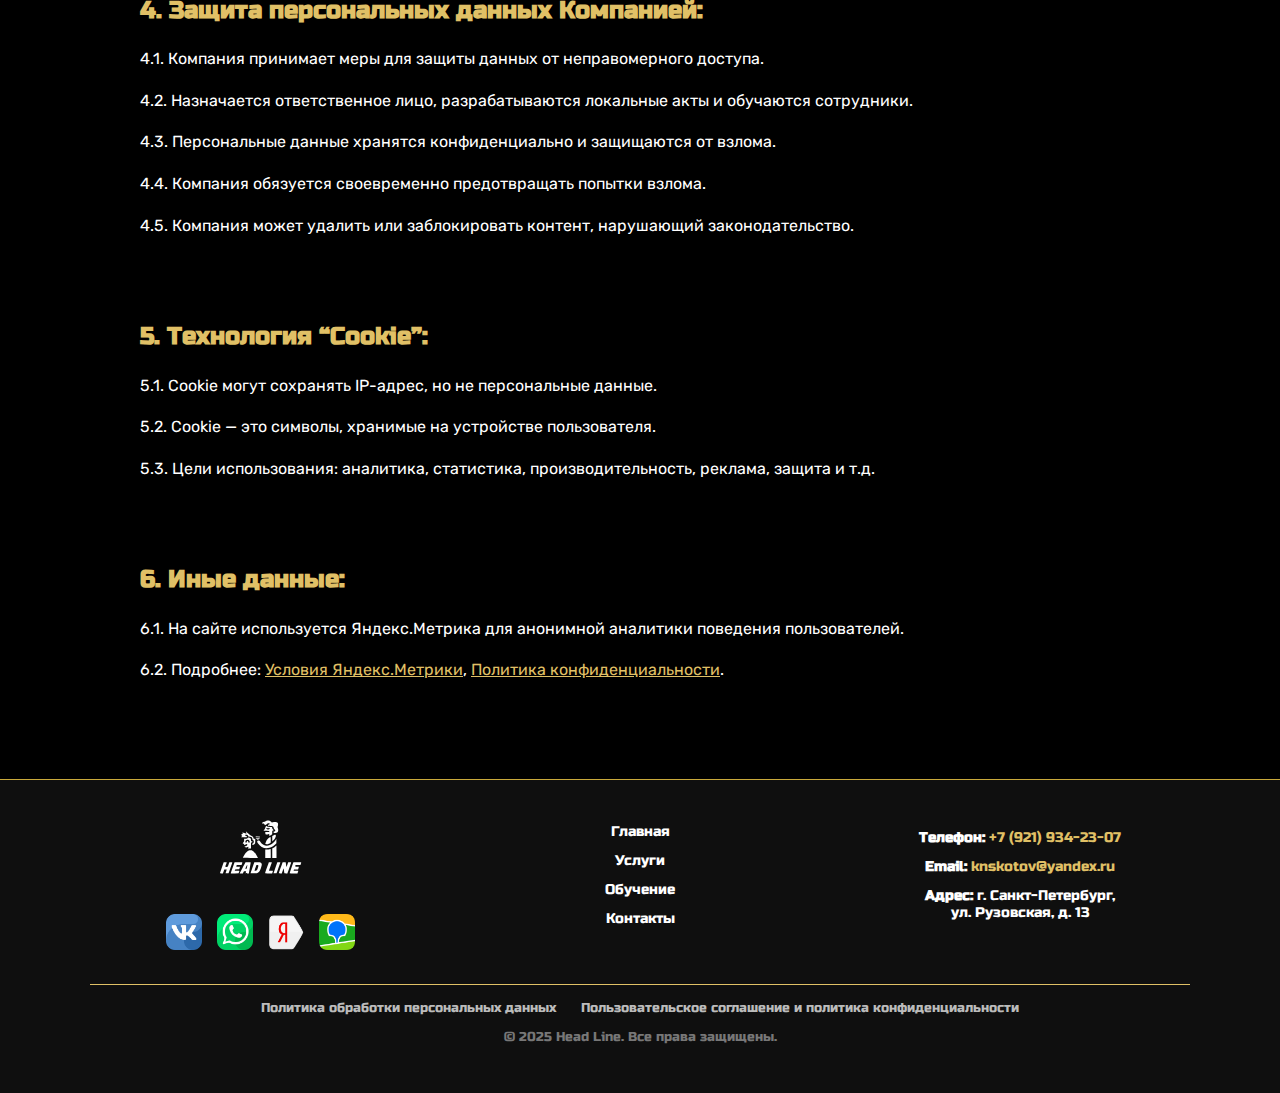
<file: privacy.html>
<!DOCTYPE html>
<html lang="ru">
<head>
  <meta charset="UTF-8" />
  <meta name="viewport" content="width=device-width, initial-scale=1.0" />
  <title>Политика обработки данных | Head Line</title>
  <link rel="stylesheet" href="privacy.style.css" />
  <link rel="stylesheet" href="footer.style.css" />
</head>
<body>
  
    <!-- Хедер, копировать можно для всех страниц, он у меня не меняется -->
    <header class="header">
        <div class="container">
          <div class="logo">
            <a href="index.html">
              <img src="images/logo.svg" alt="Head Line" />
            </a>
          </div>
      
          <nav class="nav">
            <ul class="nav-list">
              <li><a href="index.html">Главная</a></li>
              <li class="dropdown">
                <a href="index.html#services">Услуги ▾</a>
                <ul class="dropdown-menu">
                  <li><a href="mens.html">Мужские услуги</a></li>
                  <!--<li><a href="womens.html">Женские услуги</a></li>-->
                  <li><a href="combo.html">Комплексные</a></li>
                  <li><a href="products.html">Товары для ухода</a></li>
                </ul>
              </li>
              <li><a href="training.html">Обучение</a></li>
              <li><a href="about.html">О нас</a></li>
              <li><a href="reviews.html">Отзывы</a></li>
              <li><a href="contacts.html">Контакты</a></li>
            </ul>
          </nav>
        </div>
    </header>
      
  <!-- Секция политики -->
  <section class="page-section">
    <div class="container privacy-wrapper">
    <section class="policy-content">
      <h1 class="privacy-title">Политика обработки персональных данных.</h1>

      <div class="privacy-section">
        <h2>1. Общие положения:</h2>
        <p>1.1. Настоящая Политика обработки персональных данных (далее - Политика) регулирует правоотношения по обработке персональных данных между пользователем сети “Интернет” (далее - Клиент) и Компанией.</p>
        <p>1.2. Клиент обязан полностью ознакомиться с настоящей Политикой до момента использования сервисов Сайта.</p>
        <p>1.3. В случае несогласия с положениями Политики Клиент должен воздержаться от дальнейшего использования Сайта.</p>
        <p>1.4. Настоящая Политика действует только на территории Российской Федерации.</p>
        <p>1.5. Компания вправе вносить в настоящую Политику изменения по своему усмотрению, в том числе, но не ограничиваясь, в случаях, когда соответствующие изменения связаны с изменениями в применимом законодательстве, а также когда соответствующие изменения связаны с изменениями в работе Сайтов. Клиент обязуется самостоятельно контролировать наличие изменений в настоящей Политике. Новая редакция Политики вступает в силу с момента ее размещения, если иное не предусмотрено новой редакцией Политики.</p>
      </div>

      <div class="privacy-section">
        <h2>2. Термины и определения:</h2>
        <p>2.1. В настоящей Политике, если из контекста не следует иное, нижеприведенные термины с заглавной буквы имеют следующие значения:</p>
        <p>2.1.1. «Компания» - Индивидуальный Предприниматель Котов Константин Сергеевич, ИНН 421410426126, ОГРН/ОГРНИП 324420500042871, юр. адрес 652888, Россия, Кемеровская обл. - Кузбасс, г. Междуреченск, пр-кт Шахтёров, д. 29, кв. 85.</p>
        <p>2.1.2. «Персональные данные» - персональные данные, которые Пользователь может предоставить о себе (имя, номер телефона, email и др.), включая геопозицию, IP-адрес, cookie и т.д.</p>
        <p>2.1.3. «Пользователь» (Клиент) - Посетитель, который уже имеет личную учетную запись.</p>
        <p>2.1.4. «Услуги» - услуги барбершопа Head Line, представленные на Сайте.</p>
        <p>2.1.5. «Сайт» - адрес сайта, барбершоп Head Line (вне зависимости от платформы).</p>
        <p>2.2. Термины в единственном числе также применимы во множественном, и наоборот.</p>
      </div>

      <div class="privacy-section">
        <h2>3. Условия обработки персональных данных пользователей:</h2>
        <p>3.1. Компания не проверяет достоверность персональной информации.</p>
        <p>3.2. Обработка включает: сбор, систематизацию, накопление, хранение, использование, передачу и удаление.</p>
        <p>3.3. Цели обработки: оформление заказа, оценка качества услуг, ведение базы клиентов.</p>
        <p>3.4. Ввод номера и кода SMS считается согласием с Политикой (ст. 6 ФЗ-152).</p>
        <p>3.5. Пользователь может изменить или удалить свои данные, написав на: knskotov@yandex.ru</p>
        <p>3.6. Компания вправе передать данные третьим лицам при оказании услуг, продаже бизнеса и пр.</p>
        <p>3.7. Компания может назначить оператора по обработке данных.</p>
      </div>

      <div class="privacy-section">
        <h2>4. Защита персональных данных Компанией:</h2>
        <p>4.1. Компания принимает меры для защиты данных от неправомерного доступа.</p>
        <p>4.2. Назначается ответственное лицо, разрабатываются локальные акты и обучаются сотрудники.</p>
        <p>4.3. Персональные данные хранятся конфиденциально и защищаются от взлома.</p>
        <p>4.4. Компания обязуется своевременно предотвращать попытки взлома.</p>
        <p>4.5. Компания может удалить или заблокировать контент, нарушающий законодательство.</p>
      </div>

      <div class="privacy-section">
        <h2>5. Технология “Cookie”:</h2>
        <p>5.1. Cookie могут сохранять IP-адрес, но не персональные данные.</p>
        <p>5.2. Cookie — это символы, хранимые на устройстве пользователя.</p>
        <p>5.3. Цели использования: аналитика, статистика, производительность, реклама, защита и т.д.</p>
      </div>

      <div class="privacy-section">
        <h2>6. Иные данные:</h2>
        <p>6.1. На сайте используется Яндекс.Метрика для анонимной аналитики поведения пользователей.</p>
        <p>6.2. Подробнее: <a href="http://legal.yandex.ru/metrica_termsofuse/" target="_blank">Условия Яндекс.Метрики</a>, <a href="http://legal.yandex.ru/confidential/" target="_blank">Политика конфиденциальности</a>.</p>
      </div>
    </section>
    </div>
  </section>

  <!-- Подвал сайта -->
<footer class="footer">
  <div class="footer-container">

    <div class="footer-top">
      
      <!-- Левая колонка: Лого и соцсети -->
      <div class="footer-column">
        <div class="footer-left-inner">
          <div class="footer-logo">
            <img src="images/logo.svg" alt="Head Line" />
          </div>
          <div class="footer-socials">
            <a href="https://vk.com/headlinespb" target="_blank" aria-label="VK">
              <img src="images/vk.png" alt="VK" />
            </a>
            <a href="https://wa.me/79219342307" target="_blank" aria-label="WhatsApp">
              <img src="images/whatsapp.png" alt="WhatsApp" />
            </a>
            <a href="https://yandex.ru/profile/67905101910?lang=ru" target="_blank" aria-label="Yandex Maps">
              <img src="images/yandex.png" alt="Yandex Maps" />
            </a>
            <a href="https://2gis.ru/spb/firm/70000001089604614/" target="_blank" aria-label="2GIS">
              <img src="images/2gis.png" alt="2GIS" />
            </a>
          </div>
        </div>
      </div>

      <!-- Центр: Навигация -->
      <div class="footer-column footer-nav">
        <a href="index.html">Главная</a>
        <a href="mens.html">Услуги</a>
        <a href="training.html">Обучение</a>
        <a href="contacts.html">Контакты</a>
      </div>

      <!-- Правая колонка: Контакты -->
      <div class="footer-column footer-info">
        <p><strong>Телефон:</strong> <a href="tel:+79219342307">+7 (921) 934-23-07</a></p>
        <p><strong>Email:</strong> <a href="mailto:knskotov@yandex.ru">knskotov@yandex.ru</a></p>
        <p><strong>Адрес:</strong> г. Санкт-Петербург,<br>ул. Рузовская, д. 13</p>
      </div>
      
    </div>

    <!-- Низ футера -->
    <div class="footer-bottom">
      <div class="footer-legal">
        <a href="privacy.html">Политика обработки персональных данных</a>
        <a href="terms.html">Пользовательское соглашение и политика конфиденциальности</a>
      </div>
      <p class="copyright">© 2025 Head Line. Все права защищены.</p>
    </div>

  </div>
</footer>

</body>
</html>
</file>
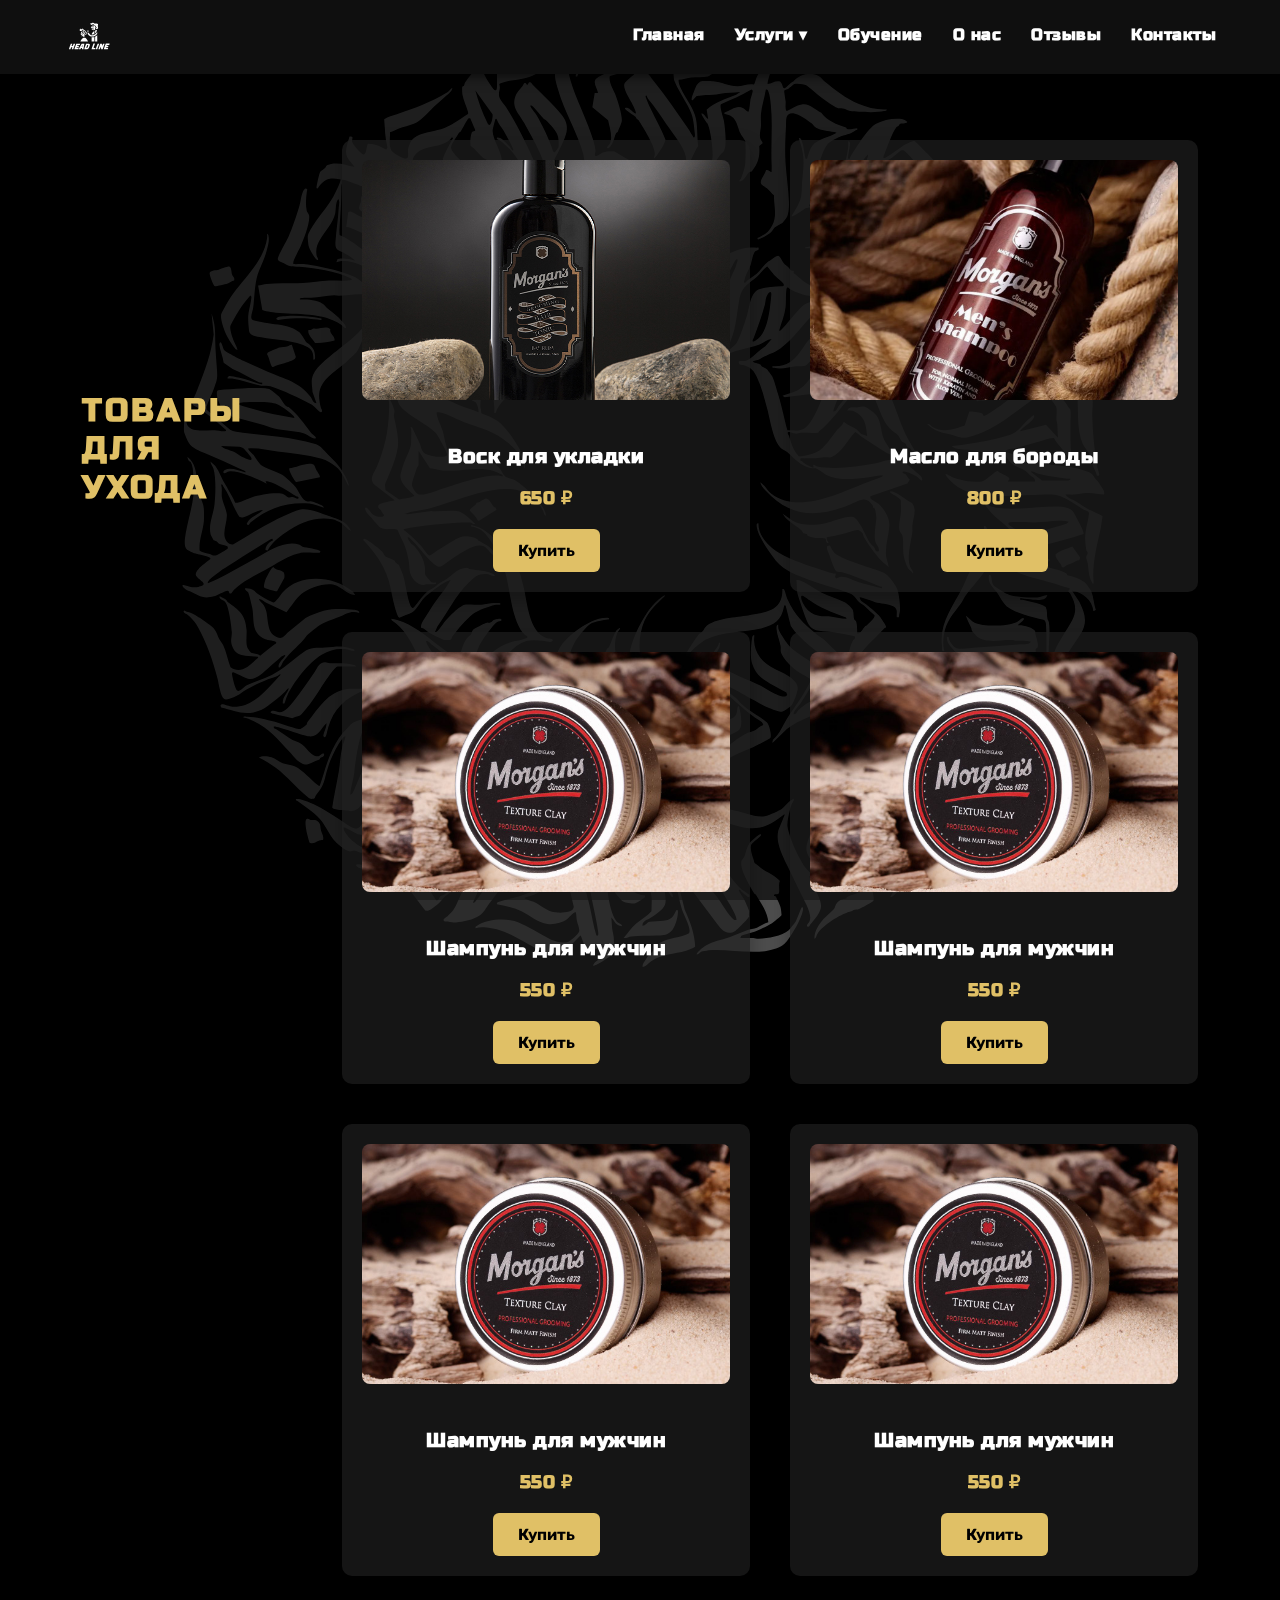
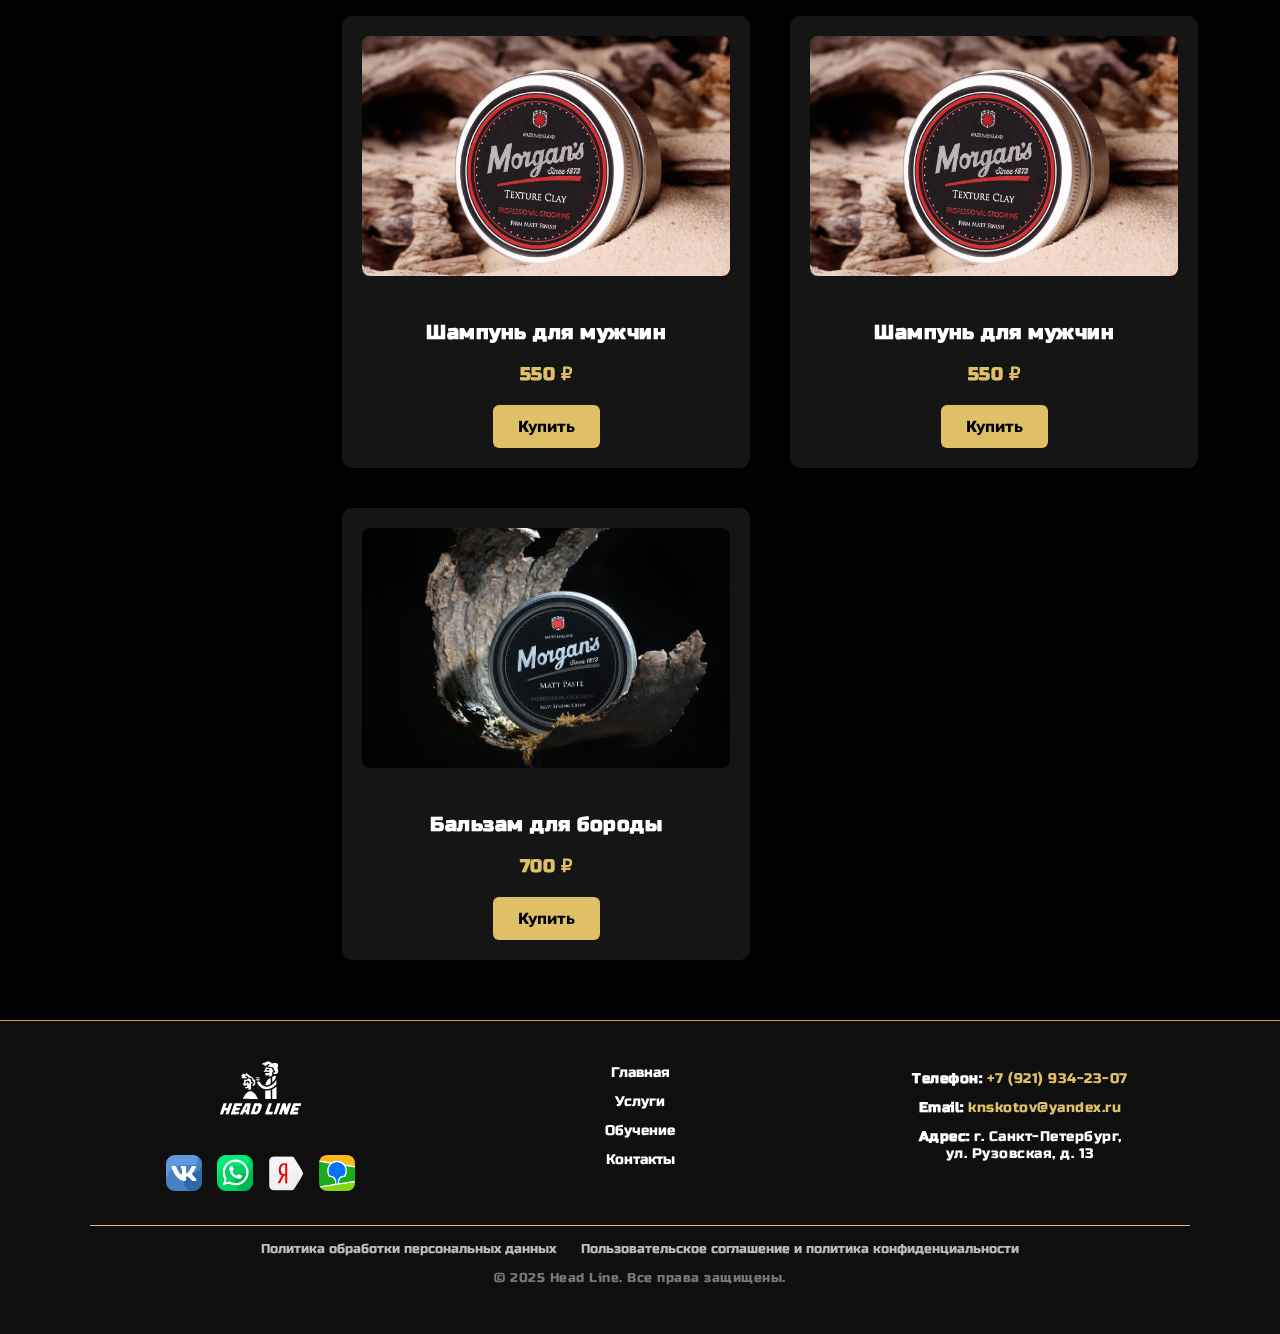
<file: products.html>
<!DOCTYPE html>
<html lang="ru">
<head>
  <meta charset="UTF-8">
  <meta name="viewport" content="width=device-width, initial-scale=1.0">
  <title>Товары для ухода | Head Line</title>
  <link rel="stylesheet" href="style.css">
  <link rel="stylesheet" href="products.style.css">
  <link rel="stylesheet" href="footer.style.css" />
  <script src="modal.js"></script>
</head>
<body>

  <!-- Хедер, копировать можно для всех страниц, он у меня не меняется -->
  <header class="header">
    <div class="container">
      <div class="logo">
        <a href="index.html">
          <img src="images/logo.svg" alt="Head Line" />
        </a>
      </div>

      <!-- Только для мобильной версии -->
      <div class="burger" id="burger">
        <span></span>
        <span></span>
        <span></span>
      </div>

      <nav class="nav">
        <ul class="nav-list">
          <li><a href="index.html">Главная</a></li>
  
          <li class="dropdown">
            <a href="index.html#services">Услуги ▾</a>
            <ul class="dropdown-menu">
              <li><a href="mens.html">Мужские услуги</a></li>
              <!--<li><a href="womens.html">Женские услуги</a></li>-->
              <li><a href="combo.html">Комплексные</a></li>
              <li><a href="products.html">Товары для ухода</a></li>
              
            </ul>
          <li><a href="training.html">Обучение</a></li>
          </li>
          <li><a href="about.html">О нас</a></li>
          <li><a href="reviews.html">Отзывы</a></li>
          <li><a href="contacts.html">Контакты</a></li>
        </ul>
      </nav>
    </div>
  </header>

  <!-- Контент -->
  <section class="page-section">
    <div class="container page-layout">
      <div class="fixed-left-title">
      <h1 class="page-title">Товары<br>для ухода</h1>
      </div>

      <div class="product-grid">
        <div class="product-card">
          <img src="images/wax.jpg" alt="Воск для укладки">
          <h3>Воск для укладки</h3>
          <p class="price">650 ₽</p>
          <a href="#" class="btn-buy">Купить</a>
        </div>

        <div class="product-card">
          <img src="images/oil.jpg" alt="Масло для бороды">
          <h3>Масло для бороды</h3>
          <p class="price">800 ₽</p>
          <a href="#" class="btn-buy">Купить</a>
        </div>

        <div class="product-card">
          <img src="images/shampoo.jpg" alt="Шампунь для мужчин">
          <h3>Шампунь для мужчин</h3>
          <p class="price">550 ₽</p>
          <a href="#" class="btn-buy">Купить</a>
        </div>

        <div class="product-card">
          <img src="images/shampoo.jpg" alt="Шампунь для мужчин">
          <h3>Шампунь для мужчин</h3>
          <p class="price">550 ₽</p>
          <a href="#" class="btn-buy">Купить</a>
        </div>

        <div class="product-card">
          <img src="images/shampoo.jpg" alt="Шампунь для мужчин">
          <h3>Шампунь для мужчин</h3>
          <p class="price">550 ₽</p>
          <a href="#" class="btn-buy">Купить</a>
        </div>

        <div class="product-card">
          <img src="images/shampoo.jpg" alt="Шампунь для мужчин">
          <h3>Шампунь для мужчин</h3>
          <p class="price">550 ₽</p>
          <a href="#" class="btn-buy">Купить</a>
        </div>

        <div class="product-card">
          <img src="images/shampoo.jpg" alt="Шампунь для мужчин">
          <h3>Шампунь для мужчин</h3>
          <p class="price">550 ₽</p>
          <a href="#" class="btn-buy">Купить</a>
        </div>

        <div class="product-card">
          <img src="images/shampoo.jpg" alt="Шампунь для мужчин">
          <h3>Шампунь для мужчин</h3>
          <p class="price">550 ₽</p>
          <a href="#" class="btn-buy">Купить</a>
        </div>

        <div class="product-card">
          <img src="images/balm.jpg" alt="Бальзам для бороды">
          <h3>Бальзам для бороды</h3>
          <p class="price">700 ₽</p>
          <a href="#" class="btn-buy">Купить</a>
        </div>
      </div>
    </div>
  </section>

  <!-- Модальное окно КУПИТЬ ТОВАР -->
  <div class="modal" id="buyModal">
    <div class="modal-content">
      <span class="close-btn" id="closeBuy">&times;</span>
      <h2>Оформление заказа</h2>
      <p id="selectedProduct" style="margin-bottom: 20px; font-weight: bold; color: #e0c066;"></p>
      <form id="buyForm">
        <input type="text" id="userName" placeholder="Ваше имя" required>
        <input type="tel" id="userPhone" placeholder="Телефон" required>
        <input type="number" id="userQty" min="1" value="1" placeholder="Количество" required>
        <button type="submit">Оформить заказ</button>
      </form>    
    </div>
  </div>

  <!-- Модальное окно УСПЕШНОЙ ПОКУПКИ -->
  <div class="modal" id="buySuccess" style="display: none;">
    <div class="modal-content" style="text-align: center;">
      <span class="close-btn" id="closeBuySuccess">&times;</span>
      <div class="checkmark" style="font-size: 50px; color: #31c48d; margin-bottom: 15px;">&#10004;</div>
      <h2>Спасибо!</h2>
      <p>Ваш заказ успешно оформлен.</p>
    </div>
  </div>
  <script src="buy.js"></script>
  
  <!-- Подвал сайта -->
<footer class="footer">
  <div class="footer-container">

    <div class="footer-top">
      
      <!-- Левая колонка: Лого и соцсети -->
      <div class="footer-column">
        <div class="footer-left-inner">
          <div class="footer-logo">
            <img src="images/logo.svg" alt="Head Line" />
          </div>
          <div class="footer-socials">
            <a href="https://vk.com/headlinespb" target="_blank" aria-label="VK">
              <img src="images/vk.png" alt="VK" />
            </a>
            <a href="https://wa.me/79219342307" target="_blank" aria-label="WhatsApp">
              <img src="images/whatsapp.png" alt="WhatsApp" />
            </a>
            <a href="https://yandex.ru/profile/67905101910?lang=ru" target="_blank" aria-label="Yandex Maps">
              <img src="images/yandex.png" alt="Yandex Maps" />
            </a>
            <a href="https://2gis.ru/spb/firm/70000001089604614/" target="_blank" aria-label="2GIS">
              <img src="images/2gis.png" alt="2GIS" />
            </a>
          </div>
        </div>
      </div>

      <!-- Центр: Навигация -->
      <div class="footer-column footer-nav">
        <a href="index.html">Главная</a>
        <a href="mens.html">Услуги</a>
        <a href="training.html">Обучение</a>
        <a href="contacts.html">Контакты</a>
      </div>

      <!-- Правая колонка: Контакты -->
      <div class="footer-column footer-info">
        <p><strong>Телефон:</strong> <a href="tel:+79219342307">+7 (921) 934-23-07</a></p>
        <p><strong>Email:</strong> <a href="mailto:knskotov@yandex.ru">knskotov@yandex.ru</a></p>
        <p><strong>Адрес:</strong> г. Санкт-Петербург,<br>ул. Рузовская, д. 13</p>
      </div>
      
    </div>

    <!-- Низ футера -->
    <div class="footer-bottom">
      <div class="footer-legal">
        <a href="privacy.html">Политика обработки персональных данных</a>
        <a href="terms.html">Пользовательское соглашение и политика конфиденциальности</a>
      </div>
      <p class="copyright">© 2025 Head Line. Все права защищены.</p>
    </div>

  </div>
</footer>


</body>
</html>
</file>
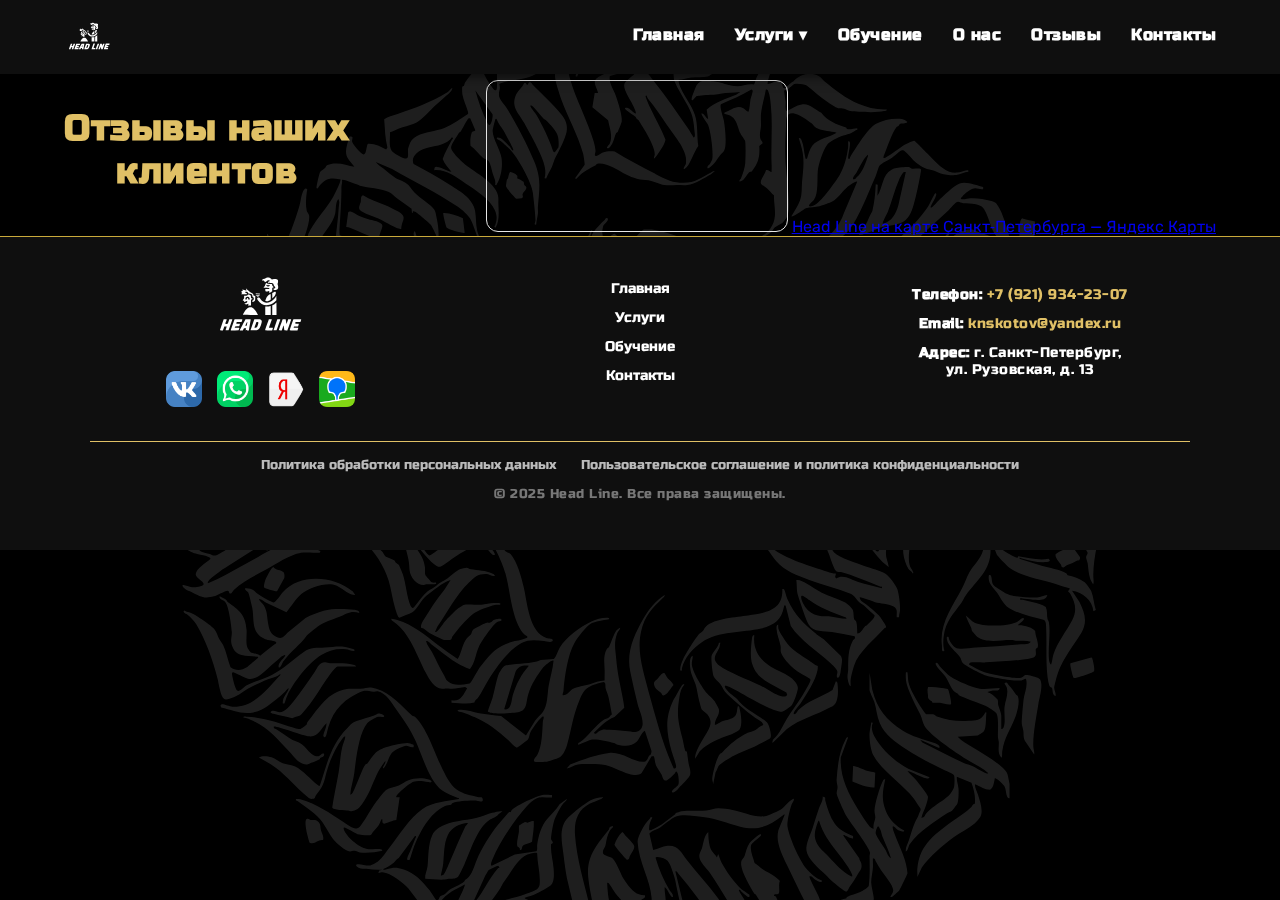
<file: reviews.html>
<!DOCTYPE html>
<html lang="ru">
<head>
  <meta charset="UTF-8" />
  <meta name="viewport" content="width=device-width, initial-scale=1.0" />
  <title>Head Line</title>
  <link rel="stylesheet" href="style.css" />
  <link rel="stylesheet" href="reviews.style.css" />
  <link rel="stylesheet" href="footer.style.css" />
  <script src="modal.js"></script>
</head>
<body>
  
  <!-- Хедер, копировать можно для всех страниц, он у меня не меняется -->
  <header class="header">
    <div class="container">
      <div class="logo">
        <a href="index.html">
          <img src="images/logo.svg" alt="Head Line" />
        </a>
      </div>
  
      <nav class="nav">
        <ul class="nav-list">
          <li><a href="index.html">Главная</a></li>
  
          <li class="dropdown">
            <a href="index.html#services">Услуги ▾</a>
            <ul class="dropdown-menu">
              <li><a href="mens.html">Мужские услуги</a></li>
              <li><a href="combo.html">Комплексные</a></li>
              <li><a href="products.html">Товары для ухода</a></li>
              
            </ul>
          <li><a href="training.html">Обучение</a></li>
          </li>
          <li><a href="about.html">О нас</a></li>
          <li><a href="reviews.html">Отзывы</a></li>
          <li><a href="contacts.html">Контакты</a></li>
        </ul>
      </nav>
    </div>
  </header>

  <!-- Контент -->
  <section class="page-section">
    <div class="container">
      <div class="fixed-title-container">
        <h1 class="page-title">Отзывы наших<br>клиентов</h1>
      </div>
  
      <div class="reviews-iframe-wrapper">
        <iframe
          src="https://yandex.ru/maps-reviews-widget/67905101910?comments"
          style="border:1px solid #e6e6e6; border-radius:12px;"
          loading="lazy"
        ></iframe>
        <a href="https://yandex.ru/maps/org/head_line/67905101910/"
           target="_blank"
           class="yandex-link">
           Head Line на карте Санкт‑Петербурга — Яндекс Карты
        </a>
      </div>
    </div>
  </section>

<!-- Подвал сайта -->
<footer class="footer">
  <div class="footer-container">

    <div class="footer-top">
      
      <!-- Левая колонка: Лого и соцсети -->
      <div class="footer-column">
        <div class="footer-left-inner">
          <div class="footer-logo">
            <img src="images/logo.svg" alt="Head Line" />
          </div>
          <div class="footer-socials">
            <a href="https://vk.com/headlinespb" target="_blank" aria-label="VK">
              <img src="images/vk.png" alt="VK" />
            </a>
            <a href="https://wa.me/79219342307" target="_blank" aria-label="WhatsApp">
              <img src="images/whatsapp.png" alt="WhatsApp" />
            </a>
            <a href="https://yandex.ru/profile/67905101910?lang=ru" target="_blank" aria-label="Yandex Maps">
              <img src="images/yandex.png" alt="Yandex Maps" />
            </a>
            <a href="https://2gis.ru/spb/firm/70000001089604614/" target="_blank" aria-label="2GIS">
              <img src="images/2gis.png" alt="2GIS" />
            </a>
          </div>
        </div>
      </div>

      <!-- Центр: Навигация -->
      <div class="footer-column footer-nav">
        <a href="index.html">Главная</a>
        <a href="mens.html">Услуги</a>
        <a href="training.html">Обучение</a>
        <a href="#">Контакты</a>
      </div>

      <!-- Правая колонка: Контакты -->
      <div class="footer-column footer-info">
        <p><strong>Телефон:</strong> <a href="tel:+79219342307">+7 (921) 934-23-07</a></p>
        <p><strong>Email:</strong> <a href="mailto:knskotov@yandex.ru">knskotov@yandex.ru</a></p>
        <p><strong>Адрес:</strong> г. Санкт-Петербург,<br>ул. Рузовская, д. 13</p>
      </div>
      
    </div>

    <!-- Низ футера -->
    <div class="footer-bottom">
      <div class="footer-legal">
        <a href="privacy.html">Политика обработки персональных данных</a>
        <a href="terms.html">Пользовательское соглашение и политика конфиденциальности</a>
      </div>
      <p class="copyright">© 2025 Head Line. Все права защищены.</p>
    </div>

  </div>
</footer>

</body>
</html>
</file>
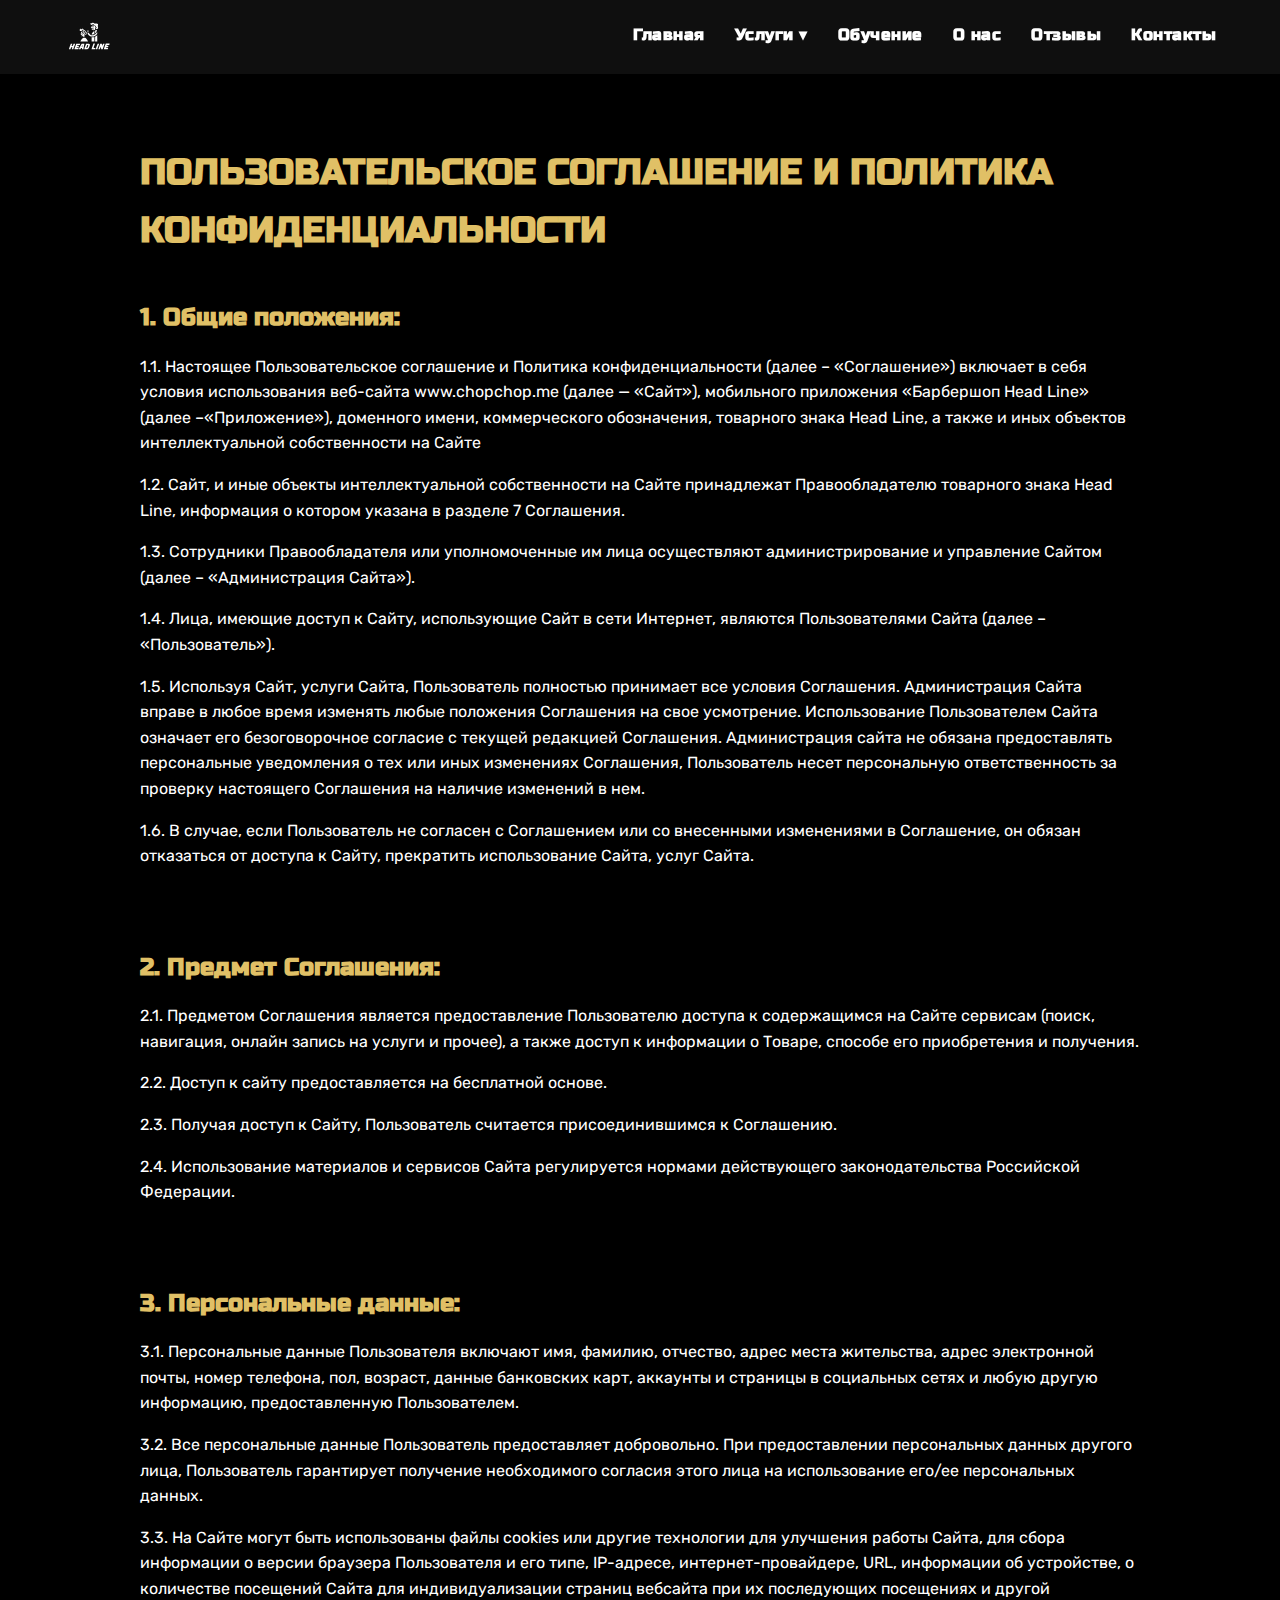
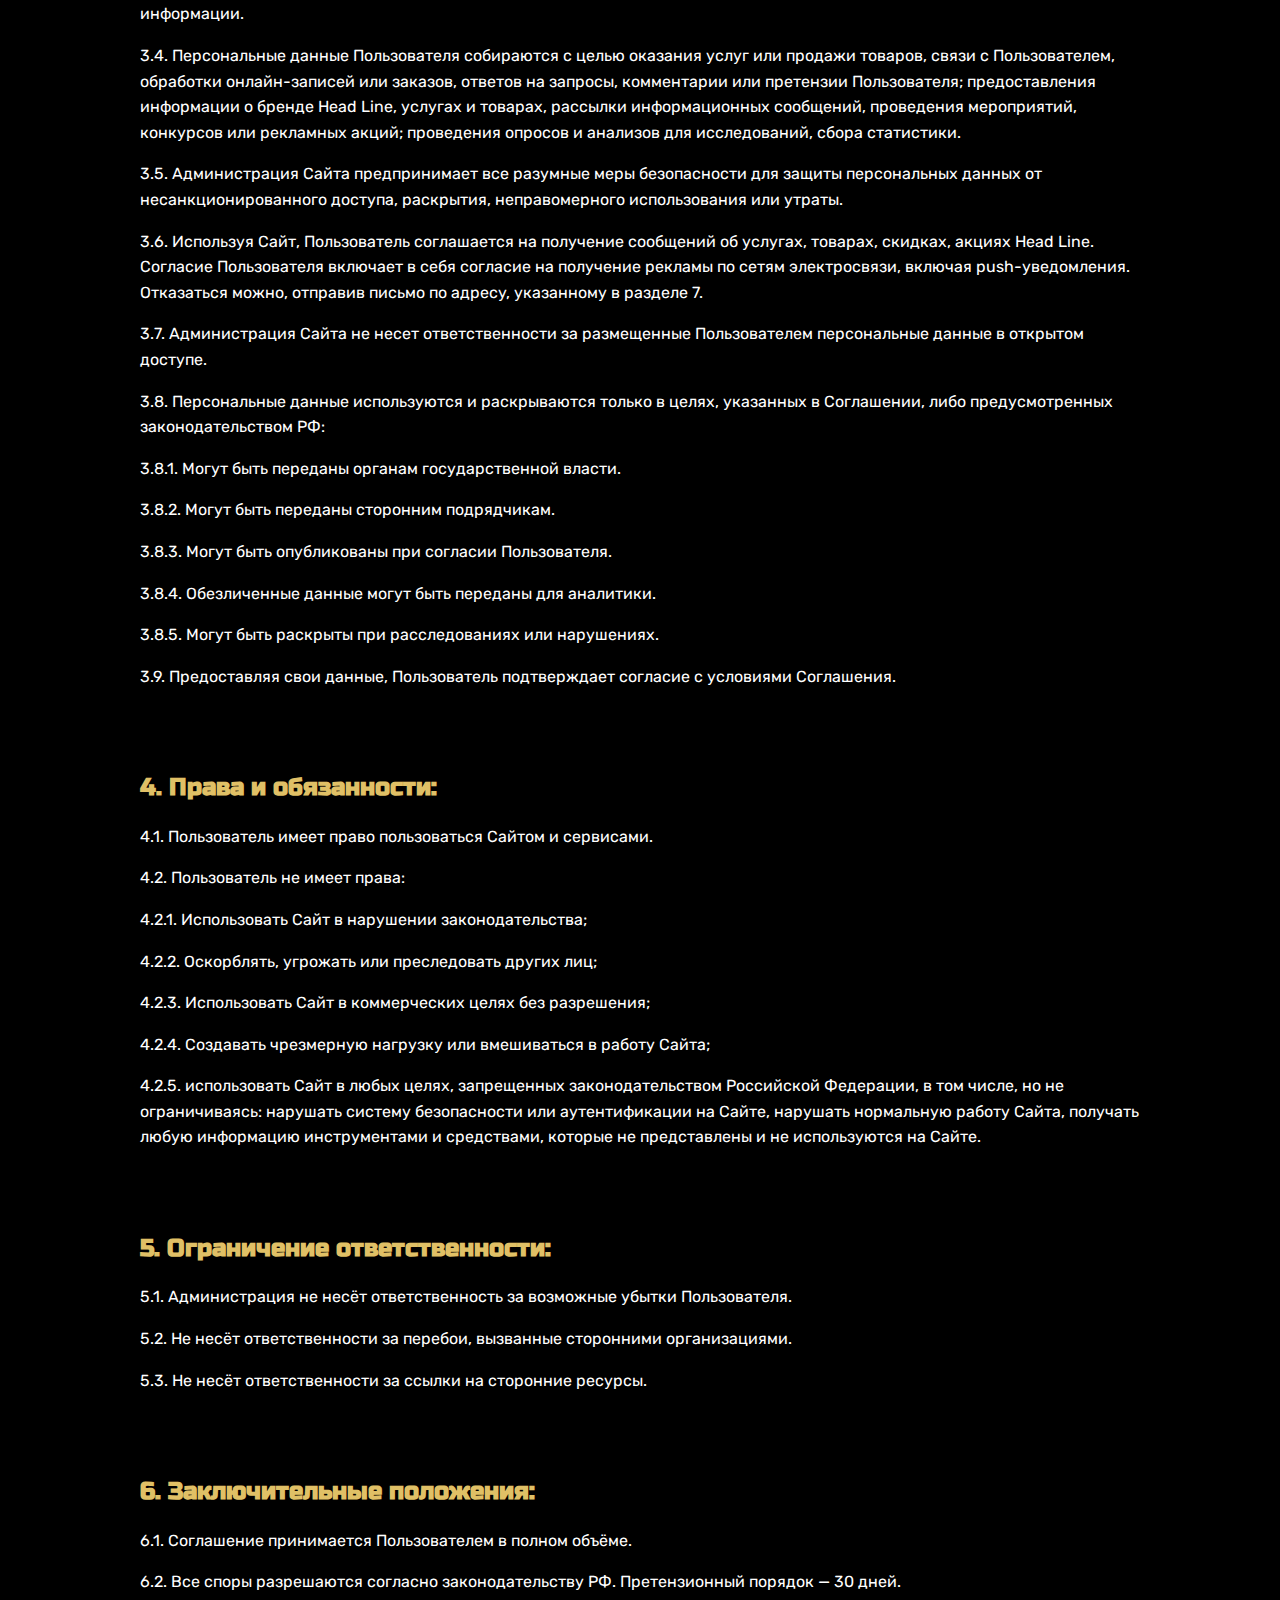
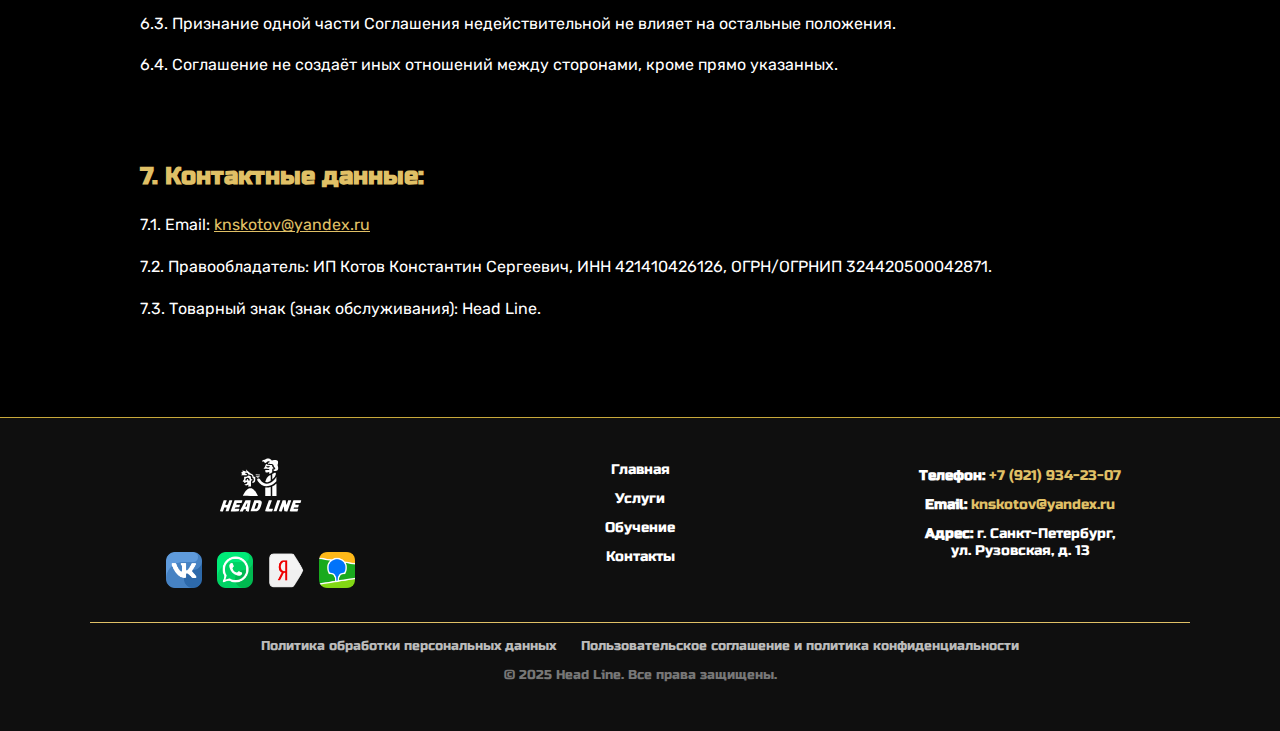
<file: terms.html>
<!DOCTYPE html>
<html lang="ru">
<head>
  <meta charset="UTF-8" />
  <meta name="viewport" content="width=device-width, initial-scale=1.0"/>
  <title>Пользовательское соглашение | Head Line</title>
  <link rel="stylesheet" href="terms.style.css" />
  <link rel="stylesheet" href="footer.style.css" />
</head>
<body>
  <!-- Хедер, копировать можно для всех страниц, он у меня не меняется --> 
  <header class="header">
    <div class="container">
      <div class="logo">
        <a href="index.html">
          <img src="images/logo.svg" alt="Head Line" />
        </a>
      </div>
      <nav class="nav">
        <ul class="nav-list">
          <li><a href="index.html">Главная</a></li>
          <li class="dropdown">
            <a href="#">Услуги ▾</a>
            <ul class="dropdown-menu">
              <li><a href="mens.html">Мужские услуги</a></li>
              <li><a href="combo.html">Комплексные</a></li>
              <li><a href="products.html">Товары для ухода</a></li>
            </ul>
          </li>
          <li><a href="training.html">Обучение</a></li>
          <li><a href="about.html">О нас</a></li>
          <li><a href="reviews.html">Отзывы</a></li>
          <li><a href="contacts.html">Контакты</a></li>
        </ul>
      </nav>
    </div>
  </header>

<!-- Секция политики -->
<section class="page-section">
  <div class="container policy-wrapper">
    <div class="policy-content">
    <h1 class="privacy-title">Пользовательское соглашение и политика конфиденциальности</h1>

    <div class="privacy-section">
      <h2>1. Общие положения:</h2>
      <p>1.1. Настоящее Пользовательское соглашение и Политика конфиденциальности (далее – «Соглашение») включает в себя условия использования веб-сайта www.chopchop.me (далее — «Сайт»), мобильного приложения «Барбершоп Head Line» (далее –«Приложение»), доменного имени, коммерческого обозначения, товарного знака Head Line, а также и иных объектов интеллектуальной собственности на Сайте</p>
      <p>1.2. Сайт, и иные объекты интеллектуальной собственности на Сайте принадлежат Правообладателю товарного знака Head Line, информация о котором указана в разделе 7 Соглашения.</p>
      <p>1.3. Сотрудники Правообладателя или уполномоченные им лица осуществляют администрирование и управление Сайтом (далее – «Администрация Сайта»).</p>
      <p>1.4. Лица, имеющие доступ к Сайту, использующие Сайт в сети Интернет, являются Пользователями Сайта (далее – «Пользователь»).</p>
      <p>1.5. Используя Сайт, услуги Сайта, Пользователь полностью принимает все условия Соглашения. Администрация Сайта вправе в любое время изменять любые положения Соглашения на свое усмотрение. Использование Пользователем Сайта означает его безоговорочное согласие с текущей редакцией Соглашения. Администрация сайта не обязана предоставлять персональные уведомления о тех или иных изменениях Соглашения, Пользователь несет персональную ответственность за проверку настоящего Соглашения на наличие изменений в нем.</p>
      <p>1.6. В случае, если Пользователь не согласен с Соглашением или со внесенными изменениями в Соглашение, он обязан отказаться от доступа к Сайту, прекратить использование Сайта, услуг Сайта.</p>
    </div>

    <div class="privacy-section">
      <h2>2. Предмет Соглашения:</h2>
      <p>2.1. Предметом Соглашения является предоставление Пользователю доступа к содержащимся на Сайте сервисам (поиск, навигация, онлайн запись на услуги и прочее), а также доступ к информации о Товаре, способе его приобретения и получения.</p>
      <p>2.2. Доступ к сайту предоставляется на бесплатной основе.</p>
      <p>2.3. Получая доступ к Сайту, Пользователь считается присоединившимся к Соглашению.</p>
      <p>2.4. Использование материалов и сервисов Сайта регулируется нормами действующего законодательства Российской Федерации.</p>
    </div>

    <div class="privacy-section">
      <h2>3. Персональные данные:</h2>
      <p>3.1. Персональные данные Пользователя включают имя, фамилию, отчество, адрес места жительства, адрес электронной почты, номер телефона, пол, возраст, данные банковских карт, аккаунты и страницы в социальных сетях и любую другую информацию, предоставленную Пользователем.</p>
      <p>3.2. Все персональные данные Пользователь предоставляет добровольно. При предоставлении персональных данных другого лица, Пользователь гарантирует получение необходимого согласия этого лица на использование его/ее персональных данных.</p>
      <p>3.3. На Сайте могут быть использованы файлы cookies или другие технологии для улучшения работы Сайта, для сбора информации о версии браузера Пользователя и его типе, IP-адресе, интернет-провайдере, URL, информации об устройстве, о количестве посещений Сайта для индивидуализации страниц вебсайта при их последующих посещениях и другой информации.</p>
      <p>3.4. Персональные данные Пользователя собираются с целью оказания услуг или продажи товаров, связи с Пользователем, обработки онлайн-записей или заказов, ответов на запросы, комментарии или претензии Пользователя; предоставления информации о бренде Head Line, услугах и товарах, рассылки информационных сообщений, проведения мероприятий, конкурсов или рекламных акций; проведения опросов и анализов для исследований, сбора статистики.</p>
      <p>3.5. Администрация Сайта предпринимает все разумные меры безопасности для защиты персональных данных от несанкционированного доступа, раскрытия, неправомерного использования или утраты.</p>
      <p>3.6. Используя Сайт, Пользователь соглашается на получение сообщений об услугах, товарах, скидках, акциях Head Line. Согласие Пользователя включает в себя согласие на получение рекламы по сетям электросвязи, включая push-уведомления. Отказаться можно, отправив письмо по адресу, указанному в разделе 7.</p>
      <p>3.7. Администрация Сайта не несет ответственности за размещенные Пользователем персональные данные в открытом доступе.</p>
      <p>3.8. Персональные данные используются и раскрываются только в целях, указанных в Соглашении, либо предусмотренных законодательством РФ:</p>
      <p>3.8.1. Могут быть переданы органам государственной власти.</p>
      <p>3.8.2. Могут быть переданы сторонним подрядчикам.</p>
      <p>3.8.3. Могут быть опубликованы при согласии Пользователя.</p>
      <p>3.8.4. Обезличенные данные могут быть переданы для аналитики.</p>
      <p>3.8.5. Могут быть раскрыты при расследованиях или нарушениях.</p>
      <p>3.9. Предоставляя свои данные, Пользователь подтверждает согласие с условиями Соглашения.</p>
    </div>

    <div class="privacy-section">
      <h2>4. Права и обязанности:</h2>
      <p>4.1. Пользователь имеет право пользоваться Сайтом и сервисами.</p>
      <p>4.2. Пользователь не имеет права:</p>
      <p>4.2.1. Использовать Сайт в нарушении законодательства;</p>
      <p>4.2.2. Оскорблять, угрожать или преследовать других лиц;</p>
      <p>4.2.3. Использовать Сайт в коммерческих целях без разрешения;</p>
      <p>4.2.4. Создавать чрезмерную нагрузку или вмешиваться в работу Сайта;</p>
      <p>4.2.5. использовать Сайт в любых целях, запрещенных законодательством Российской Федерации, в том числе, но не ограничиваясь: нарушать систему безопасности или аутентификации на Сайте, нарушать нормальную работу Сайта, получать любую информацию инструментами и средствами, которые не представлены и не используются на Сайте.</p>
    </div>

    <div class="privacy-section">
      <h2>5. Ограничение ответственности:</h2>
      <p>5.1. Администрация не несёт ответственность за возможные убытки Пользователя.</p>
      <p>5.2. Не несёт ответственности за перебои, вызванные сторонними организациями.</p>
      <p>5.3. Не несёт ответственности за ссылки на сторонние ресурсы.</p>
    </div>

    <div class="privacy-section">
      <h2>6. Заключительные положения:</h2>
      <p>6.1. Соглашение принимается Пользователем в полном объёме.</p>
      <p>6.2. Все споры разрешаются согласно законодательству РФ. Претензионный порядок — 30 дней.</p>
      <p>6.3. Признание одной части Соглашения недействительной не влияет на остальные положения.</p>
      <p>6.4. Соглашение не создаёт иных отношений между сторонами, кроме прямо указанных.</p>
    </div>

    <div class="privacy-section">
      <h2>7. Контактные данные:</h2>
      <p>7.1. Email: <a href="mailto:team@chopchop.one">knskotov@yandex.ru</a></p>
      <p>7.2. Правообладатель: ИП Котов Константин Сергеевич, ИНН 421410426126, ОГРН/ОГРНИП 324420500042871.</p>
      <p>7.3. Товарный знак (знак обслуживания): Head Line.</p>
    </div>
  </div>
  </div>
</section>

    <!-- Подвал сайта -->
<footer class="footer">
  <div class="footer-container">

    <div class="footer-top">
      
      <!-- Левая колонка: Лого и соцсети -->
      <div class="footer-column">
        <div class="footer-left-inner">
          <div class="footer-logo">
            <img src="images/logo.svg" alt="Head Line" />
          </div>
          <div class="footer-socials">
            <a href="https://vk.com/headlinespb" target="_blank" aria-label="VK">
              <img src="images/vk.png" alt="VK" />
            </a>
            <a href="https://wa.me/79219342307" target="_blank" aria-label="WhatsApp">
              <img src="images/whatsapp.png" alt="WhatsApp" />
            </a>
            <a href="https://yandex.ru/profile/67905101910?lang=ru" target="_blank" aria-label="Yandex Maps">
              <img src="images/yandex.png" alt="Yandex Maps" />
            </a>
            <a href="https://2gis.ru/spb/firm/70000001089604614/" target="_blank" aria-label="2GIS">
              <img src="images/2gis.png" alt="2GIS" />
            </a>
          </div>
        </div>
      </div>

      <!-- Центр: Навигация -->
      <div class="footer-column footer-nav">
        <a href="index.html">Главная</a>
        <a href="mens.html">Услуги</a>
        <a href="training.html">Обучение</a>
        <a href="contacts.html">Контакты</a>
      </div>

      <!-- Правая колонка: Контакты -->
      <div class="footer-column footer-info">
        <p><strong>Телефон:</strong> <a href="tel:+79219342307">+7 (921) 934-23-07</a></p>
        <p><strong>Email:</strong> <a href="mailto:knskotov@yandex.ru">knskotov@yandex.ru</a></p>
        <p><strong>Адрес:</strong> г. Санкт-Петербург,<br>ул. Рузовская, д. 13</p>
      </div>
      
    </div>

    <!-- Низ футера -->
    <div class="footer-bottom">
      <div class="footer-legal">
        <a href="privacy.html">Политика обработки персональных данных</a>
        <a href="terms.html">Пользовательское соглашение и политика конфиденциальности</a>
      </div>
      <p class="copyright">© 2025 Head Line. Все права защищены.</p>
    </div>

  </div>
</footer>
    
</body>
</html>
</file>
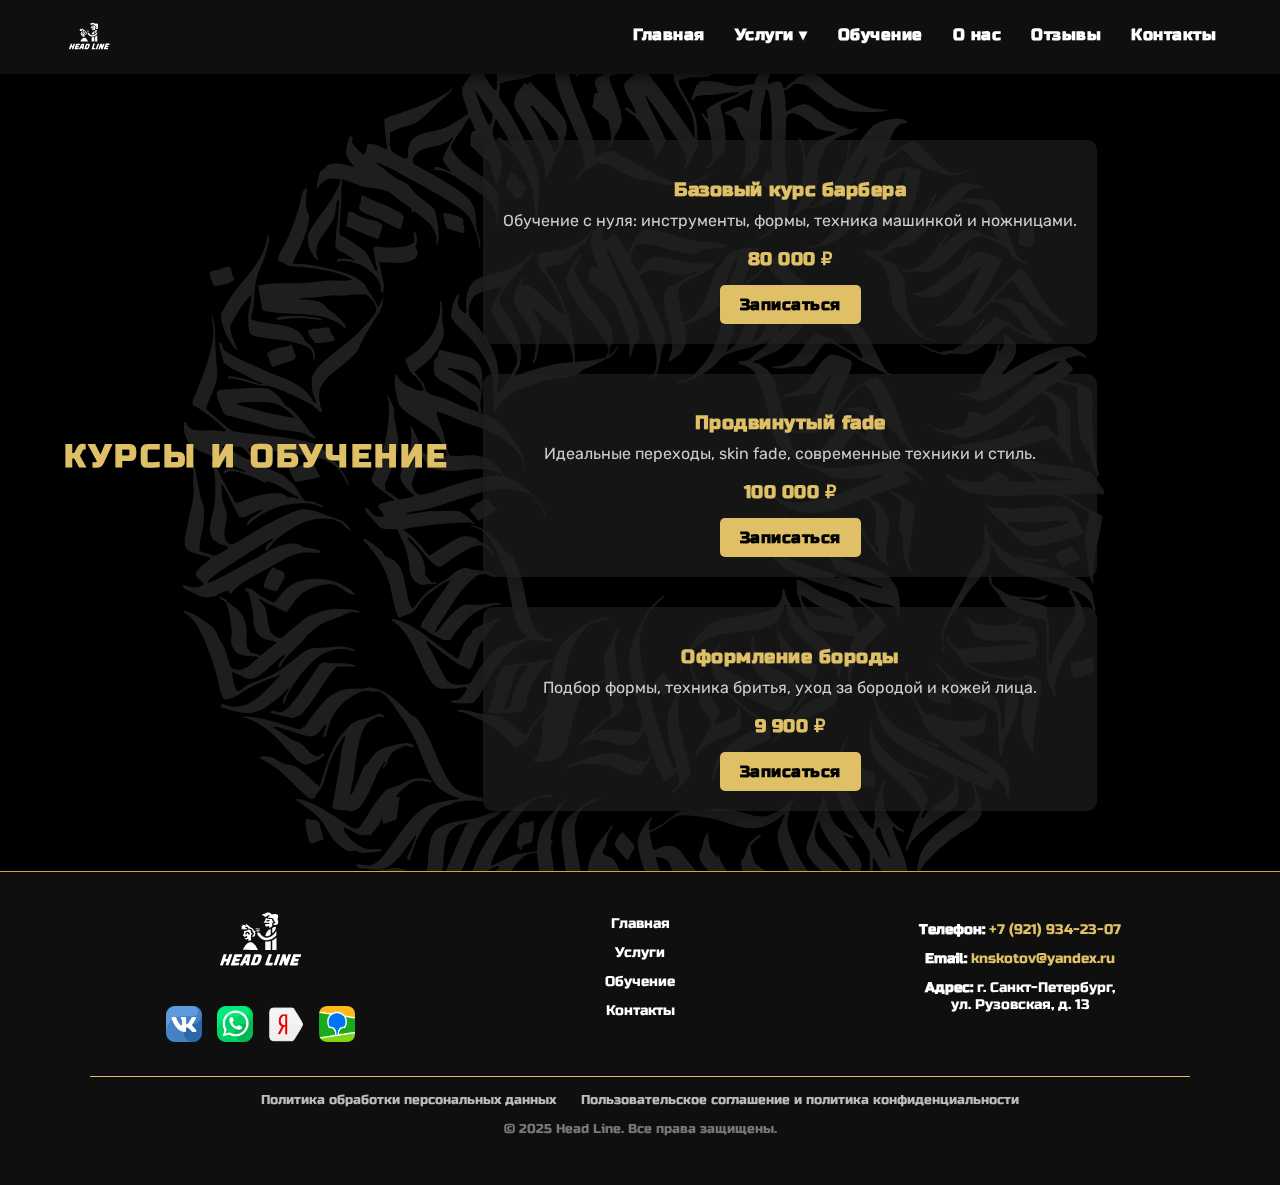
<file: training.html>
<!DOCTYPE html>
<html lang="ru">
<head>
  <meta charset="UTF-8" />
  <meta name="viewport" content="width=device-width, initial-scale=1.0" />
  <title>Обучение | Head Line</title>
  <link rel="stylesheet" href="training.style.css" />
  <link rel="stylesheet" href="footer.style.css" />
  <script src="modal.js"></script>
</head>
<body>
    
  <!-- Хедер, копировать можно для всех страниц, он у меня не меняется -->
  <header class="header">
    <div class="container">
      <div class="logo">
        <a href="index.html">
          <img src="images/logo.svg" alt="Head Line" />
        </a>
      </div>



      <!-- Только для мобильной версии -->
      <div class="burger" id="burger">
        <span></span>
        <span></span>
        <span></span>
      </div>
      


  
      <nav class="nav">
        <ul class="nav-list">
          <li><a href="index.html">Главная</a></li>
          <li class="dropdown">
            <a href="index.html#services">Услуги ▾</a>
            <ul class="dropdown-menu">
              <li><a href="mens.html">Мужские услуги</a></li>
              <li><a href="combo.html">Комплексные</a></li>
              <li><a href="products.html">Товары для ухода</a></li>
            </ul>
          <li><a href="training.html">Обучение</a></li>
          </li>
          <li><a href="about.html">О нас</a></li>
          <li><a href="reviews.html">Отзывы</a></li>
          <li><a href="contacts.html">Контакты</a></li>
        </ul>
      </nav>
    </div>
  </header>
      
  <section class="page-section">
    <div class="container page-layout">
      <div class="fixed-left-title">
        <h1 class="page-title">Курсы и обучение</h1>
      </div>
  
      <div class="service-list">
        <div class="service-item">
          <h3>Базовый курс барбера</h3>
          <p class="description">
            Обучение с нуля: инструменты, формы, техника машинкой и ножницами.
          </p>
          <p class="price">80 000 ₽</p>
          <a href="#" class="btn-book">Записаться</a>
        </div>
  
        <div class="service-item">
          <h3>Продвинутый fade</h3>
          <p class="description">
            Идеальные переходы, skin fade, современные техники и стиль.
          </p>
          <p class="price">100 000 ₽</p>
          <a href="#" class="btn-book">Записаться</a>
        </div>
  
        <div class="service-item">
          <h3>Оформление бороды</h3>
          <p class="description">
            Подбор формы, техника бритья, уход за бородой и кожей лица.
          </p>
          <p class="price">9 900 ₽</p>
          <a href="#" class="btn-book">Записаться</a>
        </div>
      </div>
    </div>
  </section>  

   <!-- Модальное окно -->
<div class="modal" id="bookingModal">
  <div class="modal-content">
    <span class="close-btn" id="closeModal">&times;</span>
    <h2>Запись на услугу</h2>
<p id="selectedService" style="margin-bottom: 15px; font-weight: bold; color: #e0c066;"></p>
<form>
<input type="text" placeholder="Ваше имя" required>
<input type="tel" placeholder="Телефон" required>
<textarea placeholder="Комментарий (необязательно)"></textarea>
<button type="submit">Отправить заявку</button>
<p id="formError" style="color: red; text-align: center; display: none;">Ошибка: заполните все поля корректно.</p>
</form>
  </div>
</div>

<!-- Модальное подтверждение -->
<div class="modal" id="successModal">
    <div class="modal-content">
      <span class="close-btn" id="closeSuccess">&times;</span>
      <div class="checkmark">&#10004;</div>
      <h2>Спасибо!</h2>
      <p>Ваша заявка успешно отправлена.</p>
    </div>
  </div>

<!-- Подвал сайта -->
<footer class="footer">
  <div class="footer-container">

    <div class="footer-top">
      
      <!-- Левая колонка: Лого и соцсети -->
      <div class="footer-column">
        <div class="footer-left-inner">
          <div class="footer-logo">
            <img src="images/logo.svg" alt="Head Line" />
          </div>
          <div class="footer-socials">
            <a href="https://vk.com/headlinespb" target="_blank" aria-label="VK">
              <img src="images/vk.png" alt="VK" />
            </a>
            <a href="https://wa.me/79219342307" target="_blank" aria-label="WhatsApp">
              <img src="images/whatsapp.png" alt="WhatsApp" />
            </a>
            <a href="https://yandex.ru/profile/67905101910?lang=ru" target="_blank" aria-label="Yandex Maps">
              <img src="images/yandex.png" alt="Yandex Maps" />
            </a>
            <a href="https://2gis.ru/spb/firm/70000001089604614/" target="_blank" aria-label="2GIS">
              <img src="images/2gis.png" alt="2GIS" />
            </a>
          </div>
        </div>
      </div>

      <!-- Центр: Навигация -->
      <div class="footer-column footer-nav">
        <a href="index.html">Главная</a>
        <a href="mens.html">Услуги</a>
        <a href="training.html">Обучение</a>
        <a href="contacts.html">Контакты</a>
      </div>

      <!-- Правая колонка: Контакты -->
      <div class="footer-column footer-info">
        <p><strong>Телефон:</strong> <a href="tel:+79219342307">+7 (921) 934-23-07</a></p>
        <p><strong>Email:</strong> <a href="mailto:knskotov@yandex.ru">knskotov@yandex.ru</a></p>
        <p><strong>Адрес:</strong> г. Санкт-Петербург,<br>ул. Рузовская, д. 13</p>
      </div>
      
    </div>

    <!-- Низ футера -->
    <div class="footer-bottom">
      <div class="footer-legal">
        <a href="privacy.html">Политика обработки персональных данных</a>
        <a href="terms.html">Пользовательское соглашение и политика конфиденциальности</a>
      </div>
      <p class="copyright">© 2025 Head Line. Все права защищены.</p>
    </div>

  </div>
</footer>


</body>
</html>
</file>
<file: style.css>
@import url('https://fonts.googleapis.com/css2?family=Rubik:wght@400;500;700&family=Russo+One&display=swap'); /* шрифты используемые на странице */

body {
  margin: 0;
  font-family: 'Rubik', sans-serif;
  background-color: #f5f5f5;
}
  
/* Стиль для Хедера (верхняя навигация, которая есть на каждой странице) */
.header {
  background-color: #0f0f0f;
  padding: 10px 0;
  color: white;
  position: fixed;
  top: 0;
  left: 0;
  width: 100%;
  z-index: 999;
  box-shadow: 0 4px 10px rgba(0, 0, 0, 0.5);
}
  
.container {
  width: 90%;
  max-width: 1200px;
  margin: 0 auto;
  display: flex;
  justify-content: space-between;
  align-items: center;
}

/* Услуги --- ВЫПАДАЮЩЕЕ МЕНЮ */
.dropdown {
  position: relative;
  padding-bottom: 6px; /* даёт пространство под ссылкой */
}

.dropdown > a {
  position: relative;
  cursor: pointer;
}

.dropdown-menu {
  position: absolute;
  top: 100%; /* примыкает к низу кнопки */
  left: 0;
  background-color: #2a2a2a;
  border-radius: 10px;
  box-shadow: 0 10px 30px rgba(0,0,0,0.3);
  display: none;
  flex-direction: column;
  min-width: 220px;
  padding: 10px 0;
  z-index: 999;
  opacity: 0;
  pointer-events: none;
  transition: opacity 0.25s ease, transform 0.25s ease;
  transform: translateY(10px);
}

.dropdown:hover .dropdown-menu {
  display: flex;
  opacity: 1;
  pointer-events: auto;
  transform: translateY(0);
}

.dropdown-menu li {
  list-style: none;
}

.dropdown-menu a {
  display: block;
  padding: 12px 20px;
  color: #fff;
  font-weight: 500;
  text-decoration: none;
  transition: background-color 0.3s ease, color 0.3s ease;
}

.dropdown-menu a:hover {
  background-color: #3a3a3a;
  color: #e0c066;
  font-weight: bold;
  border-left: 4px solid #e0c066;
  padding-left: 16px;
}

/* Шрифт на кнопки, заголовок, название услуги, цену, Хедер: Russo One */
p,
h1,
h2,
h3,
.page-title,
.header .nav-list a {
  font-family: 'Russo One', sans-serif;
  letter-spacing: 0.5px;
}

/* плавная прокрутка до блока НАШИ УСЛУГИ */
html {
  scroll-behavior: smooth;
  
}

.logo img {
  height: 50px;
}
  
.nav-list {
  list-style: none;
  display: flex;
  gap: 30px;
  margin: 0;
  padding: 0;
}
  
.nav-list a {
  text-decoration: none;
  color: white;
  font-weight: bold;
  transition: color 0.3s;
}
  
.nav-list a:hover {
  color: #e0c066; /* золотистый акцент на текст при наведении курсора, сделать такое для товаров*/
}

/* баннер */
.spinning-banner {
  position: relative;
  height: 100vh;
  overflow: hidden;
  background-color: #000; /* чтобы круг сливался с фоном */
  display: flex;
  align-items: center;
  justify-content: center;
  text-align: center;
  padding-top: 80px;
}

.rotating-circle {
  position: absolute;
  width: 1900px;
  height: 1900px;
  background: url('images/calligraphy-circle.svg') no-repeat center center;
  background-size: contain;
  animation: rotateSlow 80s linear infinite;
  opacity: 0.3;
  filter: brightness(2) contrast(1.2);
  padding-top: 80px;
}
  
.hero-content {
  position: relative;
  z-index: 2;
  color: #fff;
}
  
@keyframes rotateSlow {
  from { transform: rotate(0deg); }
  to { transform: rotate(360deg); }
}
  
.hero::after {
  content: '';
  position: absolute;
  inset: 0;
  background: rgba(0, 0, 0, 0.6); /* тёмный полупрозрачный фон */
}
  
.hero-content {
  position: relative;
  z-index: 1;
  max-width: 800px;
  padding: 20px;
}
  
.hero h1 {
  font-size: 48px;
  margin-bottom: 10px;
  text-transform: uppercase;
  letter-spacing: 2px;
}
  
.hero p {
  font-size: 18px;
  margin-bottom: 30px;
}
  
.hero-btn {
  display: inline-block;
  padding: 15px 30px;
  background-color: #e0c066;
  color: #000;
  text-decoration: none;
  font-weight: bold;
  border-radius: 5px;
  transition: background-color 0.3s;
}
  
.hero-btn:hover {
  background-color: #d1b04f;
}

/* Услуги на главной странице сайта */
.service-link {
  text-decoration: none;
  color: inherit;
  transition: transform 0.3s ease;
}
  
.service-link:hover {
  transform: scale(1.03);
}
  
.service-card {
background-color: #2a2a2a;
border-radius: 10px;
overflow: hidden;
text-align: center;
width: 250px;
box-shadow: 0 5px 15px rgba(0,0,0,0.3);
transition: box-shadow 0.3s ease;
}
  
.service-card:hover {
  box-shadow: 0 10px 20px rgba(224, 192, 102, 0.4);
}
  
.service-card img {
  width: 100%;
  height: 160px;
  object-fit: cover;
}
  
.service-card h3 {
  font-size: 20px;
  margin: 15px 0;
  color: #e0c066;
} 

.services-list {
  display: flex;
  flex-wrap: wrap;
  justify-content: center;
  gap: 30px;
  width: 100%;
}

.services-container {
  max-width: 1200px;
  margin: 0 auto;
  padding: 0 20px;
}

.section-title {
  text-align: center;
}

.services {
  padding: 80px 0;
}

/* Модальное окно */
.modal {
  display: none;
  position: fixed;
  z-index: 1000;
  inset: 0;
  background: rgba(0, 0, 0, 0.7);
  justify-content: center;
  align-items: center;
}

.modal-content {
  background-color: #2a2a2a;
  padding: 30px;
  border-radius: 10px;
  width: 100%;
  max-width: 400px;
  color: #fff;
  position: relative;
}

.modal-content h2 {
  margin-bottom: 20px;
  color: #e0c066;
  text-align: center;
}

.modal-content input,
.modal-content textarea {
  width: 100%;
  padding: 10px;
  border: none;
  border-radius: 5px;
  font-size: 16px;
  box-sizing: border-box;
}

.modal-content button {
  background-color: #e0c066;
  color: #000;
  padding: 12px;
  width: 100%;
  box-sizing: border-box;
  font-weight: bold;
  border: none;
  border-radius: 5px;
  cursor: pointer;
  transition: background-color 0.3s ease;
}

.modal-content button:hover {
  background-color: #d4b350;
}

.close-btn {
  position: absolute;
  top: 10px;
  right: 15px;
  font-size: 28px;
  color: #fff;
  cursor: pointer;
} 

.modal-content form {
  display: flex;
  flex-direction: column;
  gap: 12px;
}

/* Модальное подтверждение */
#successModal .modal-content {
  text-align: center;
  padding: 30px 20px;
}

#successModal .modal-content h2 {
  color: #e0c066;
  margin-bottom: 10px;
}

#successModal .modal-content p {
  color: #fff;
  font-size: 18px;
}

#successModal .modal-content {
  text-align: center;
  padding: 30px 20px;
}

#successModal .modal-content h2 {
  color: #e0c066;
  margin-bottom: 10px;
}

#successModal .modal-content p {
  color: #fff;
  font-size: 18px;
}

.checkmark {
  font-size: 50px;
  color: #31c48d;
  margin-bottom: 15px;
  animation: pop 0.4s ease;
}

/* Анимация появления зелёной галочки */
@keyframes pop {
  0% {
    transform: scale(0);
    opacity: 0;
  }
  80% {
    transform: scale(1.2);
    opacity: 1;
  }
  100% {
    transform: scale(1);
  }
}




/* Сетка курсов */
.course-grid {
  display: grid;
  grid-template-columns: repeat(auto-fit, minmax(280px, 1fr));
  gap: 30px;
  margin-top: 40px;
}

/* Карточка курса */
.course-card {
  background-color: #2a2a2a;
  border-radius: 10px;
  padding: 25px;
  color: #fff;
  box-shadow: 0 5px 15px rgba(0,0,0,0.3);
  transition: transform 0.3s ease, box-shadow 0.3s ease;
  text-align: left;
}

.course-card:hover {
  transform: scale(1.02);
  box-shadow: 0 10px 25px rgba(224, 192, 102, 0.4);
}

.course-card h3 {
  font-size: 20px;
  color: #e0c066;
  margin-bottom: 10px;
}

.course-card p {
  margin-bottom: 10px;
  line-height: 1.4;
}

.course-card .price {
  font-weight: bold;
  color: #e0c066;
}

/* Кнопка ЗАПИСАТЬСЯ */
.btn-enroll {
  display: inline-block;
  padding: 10px 20px;
  background-color: #e0c066;
  color: #000;
  font-weight: bold;
  border-radius: 6px;
  text-decoration: none;
  font-size: 16px;
  transition: background-color 0.3s ease;
}

.btn-enroll:hover {
  background-color: #d4b350;
}


/* стили для блока О НАС */
.about-section {
  background-color: #1a1a1a;
  color: #fff;
  padding: 80px 0;
}

.about-section .container {
  max-width: 1200px;
  margin: 0 auto;
  padding: 0 20px;
}

.about-content {
  display: flex;
  flex-wrap: wrap;
  align-items: center;
  gap: 40px;
}

.about-text {
  flex: 1 1 50%;
  font-size: 18px;
  line-height: 1.6;
}

.about-text p {
  margin-bottom: 15px;
}

.about-image {
  flex: 1 1 40%;
  text-align: center;
}

.about-image img {
  max-width: 100%;
  border-radius: 12px;
  box-shadow: 0 10px 30px rgba(0, 0, 0, 0.4);
}

.page-title {
  font-size: 36px;
  margin-bottom: 40px;
  text-align: center;
  color: #e0c066;
}
</file>
<file: footer.style.css>
/* стили для Подвала сайта */
.footer {
  background-color: #0f0f0f;
  color: #fff;
  padding: 10px 20px 30px;
  font-family: 'Russo One', sans-serif;
  border-top: 0.5px solid #c9a93b; /* золотистый цвет как акцент */
}

.footer-container {
  max-width: 1100px;
  margin: 0 auto;
  display: flex;
  flex-direction: column;
  align-items: center;
  padding: 5px;
}

.footer-top {
  width: 100%;
  display: flex;
  justify-content: space-between;
  align-items: stretch;
  gap: 40px;
  margin-bottom: 30px;
  width: 100%;
}

.footer-column {
  flex: 1 1 300px;
  min-width: 250px;
  display: flex;
  flex-direction: column;
  justify-content: center;
  align-items: center;
  text-align: center;
}

.footer-left-inner {
  display: flex;
  flex-direction: column;
  align-items: center;
  width: 100%;
}

/* Логотип */
.footer-logo img {
  height: 100px;
  margin-bottom: 15px;
}

/* Соцсети */
.footer-socials {
  display: flex;
  justify-content: center;
  gap: 15px;
}

.footer-socials a img {
  width: 36px;
  height: 36px;
  transition: transform 0.3s ease;
}

.footer-socials a:hover img {
  transform: scale(1.2);
}

/* Навигация */
.footer-nav {
  display: flex;
  flex-direction: column;
  gap: 12px;
  text-align: center;
  font-size: 14px;
}

.footer-nav a {
  color: #fff;
  text-decoration: none;
}

.footer-nav a:hover {
  color: #e0c066;
}

/* Контактная информация */
.footer-info {
  font-size: 14px;
}

.footer-info p {
  margin: 6px 0;
}

.footer-info a {
  color: #e0c066;
  text-decoration: none;
}

.footer-info a:hover {
  text-decoration: underline;
}

/* Нижний блок */
.footer-bottom {
  border-top: 0.1px solid #e0c066;
  width: 100%;
  padding-top: 15px;
  text-align: center;
  font-size: 13px;
}

.footer-legal {
  display: flex;
  justify-content: center;
  gap: 25px;
  flex-wrap: wrap;
  margin-bottom: 10px;
}

.footer-legal a {
  color: #bbb;
  font-size: 13px;
  text-decoration: none;
}

.footer-legal a:hover {
  color: #e0c066;
}

.copyright {
  color: #777;
}

/* Адаптив футера */

@media (max-width: 1024px) {
  .footer-top {
    flex-direction: column;
    align-items: center;
    text-align: center;
    gap: 30px;
  }

  .footer-column {
    align-items: center;
    min-width: unset;
  }

  .footer-logo img {
    height: 80px;
  }
}

@media (max-width: 768px) {
  .footer-top {
    flex-direction: column;
    align-items: center;
    gap: 0 !important; 
    margin-bottom: 0 !important;
    padding-top: 10px;
    padding-bottom: 10px;
  }

  .footer-column {
    flex: 5 5 125px;
    margin: 0 !important;
    padding: 5px 0 !important; 
  }

  .footer-logo img {
    margin-bottom: 6px;
  }

  .footer-socials {
    margin-bottom: 8px;
  }

  .footer-nav,
  .footer-info {
    margin-top: 0 !important;
    padding: 0 !important;
  }

  .footer-info p {
    margin: 4px 0 !important;
  }
}
</file>
<file: combo.style.css>
@import url('https://fonts.googleapis.com/css2?family=Rubik:wght@400;500;700&family=Russo+One&display=swap'); /* шрифты используемые на странице */

/* Стиль страницы в целом */
body {
  margin: 0;
  padding-top: 80px; /* высота хедера + запас */
  font-family: 'Rubik', sans-serif; /* Шрифт на описание (текст) */
  background-color: #000000;
  position: relative;
  z-index: 0;
}

/* Затемнение как в баннере */
body::after {
  content: '';
  position: fixed;
  inset: 0;
  background-color: rgba(0, 0, 0, 0.6); /* затемняем, как на главной */
  z-index: -1;
}

/* КРУГ — по центру, огромный и медленно вращается */
body::before {
  content: '';
  position: fixed;
  top: calc(50% + 40px);
  left: 50%;
  width: 1900px;
  height: 1900px;
  background: url('images/calligraphy-circle.svg') no-repeat center center;
  background-size: contain;
  opacity: 0.3;
  transform: translate(-50%, -50%);
  animation: rotateSlow 150s linear infinite;
  z-index: -2;
}

@keyframes rotateSlow {
  from {
    transform: translate(-50%, -50%) rotate(0deg);
  }
  to {
    transform: translate(-50%, -50%) rotate(360deg);
  }
}

/* Стиль для Хедера (верхняя навигация, которая есть на каждой странице) */
.header {
  background-color: #0f0f0f;
  padding: 10px 0;
  color: white;
  position: fixed;
  top: 0;
  left: 0;
  width: 100%;
  z-index: 999;
  box-shadow: 0 4px 10px rgba(0, 0, 0, 0.5);
}
  
.container {
  width: 90%;
  max-width: 1200px;
  margin: 0 auto;
  display: flex;
  justify-content: space-between;
  align-items: center;
}

/* Стиль для Хедера. Услуги --- ВЫПАДАЮЩЕЕ МЕНЮ */
.dropdown {
  position: relative;
  padding-bottom: 6px; /* даёт пространство под ссылкой */
}

.dropdown > a {
  position: relative;
  cursor: pointer;
}

.dropdown-menu {
  position: absolute;
  top: 100%; /* примыкает к низу кнопки */
  left: 0;
  background-color: #2a2a2a;
  border-radius: 10px;
  box-shadow: 0 10px 30px rgba(0,0,0,0.3);
  display: none;
  flex-direction: column;
  min-width: 220px;
  padding: 10px 0;
  z-index: 999;
  opacity: 0;
  pointer-events: none;
  transition: opacity 0.25s ease, transform 0.25s ease;
  transform: translateY(10px);
}

.dropdown:hover .dropdown-menu {
  display: flex;
  opacity: 1;
  pointer-events: auto;
  transform: translateY(0);
}

.dropdown-menu li {
  list-style: none;
}

.dropdown-menu a {
  display: block;
  padding: 12px 20px;
  color: #fff;
  font-weight: 500;
  text-decoration: none;
  transition: background-color 0.3s ease, color 0.3s ease;
}

.dropdown-menu a:hover {
  background-color: #3a3a3a;
  color: #e0c066;
  font-weight: bold;
  border-left: 4px solid #e0c066;
  padding-left: 16px;
}

/* Стиль для Хедера. Ссылки (кнопки), размер лого и их поведение */
html {
  scroll-behavior: smooth;
}  

.logo img {
  height: 50px;
}
  
.nav-list {
  list-style: none;
  display: flex;
  gap: 30px;
  margin: 0;
  padding: 0;
}
  
.nav-list a {
  text-decoration: none;
  color: white;
  font-weight: bold;
  transition: color 0.3s;
}
  
.nav-list a:hover {
  color: #e0c066; /* золотистый акцент на текст при наведении курсора, сделать такое для товаров*/
}

/* Выпадающее меню */
.dropdown {
  position: relative;
  padding-bottom: 6px;
}

.dropdown > a {
  cursor: pointer;
}

.dropdown-menu {
  position: absolute;
  top: 100%;
  left: 0;
  background-color: #2a2a2a;
  border-radius: 10px;
  box-shadow: 0 10px 30px rgba(0,0,0,0.3);
  display: none;
  flex-direction: column;
  min-width: 220px;
  padding: 10px 0;
  z-index: 999;
  opacity: 0;
  pointer-events: none;
  transform: translateY(10px);
  transition: opacity 0.25s ease, transform 0.25s ease;
}

.dropdown:hover .dropdown-menu {
  display: flex;
  opacity: 1;
  pointer-events: auto;
  transform: translateY(0);
}

.dropdown-menu a {
  display: block;
  padding: 12px 20px;
  color: #fff;
  font-weight: 500;
  text-decoration: none;
  transition: background-color 0.3s ease, color 0.3s ease;
}

.dropdown-menu a:hover {
  background-color: #3a3a3a;
  color: #e0c066;
  font-weight: bold;
  border-left: 4px solid #e0c066;
  padding-left: 16px;
}

/* Шрифт на кнопки, заголовок, название услуги, цену, Хедер: Russo One */
.price,
.btn-book,
.page-title,
.service-item h3,
.header .nav-list a {
  font-family: 'Russo One', sans-serif;
  letter-spacing: 0.5px;
}

/* Оформление страницы КУРСЫ И ОБУЧЕНИЕ */

.page-section {
  color: #fff;
  padding: 60px 0;
}

/* Оформление поведения текста "КУРСЫ И ОБУЧЕНИЕ" при скролле */

/* Создается двухколоночный макет: слева — заголовок, справа — список карточек (очень важная настройка,
которую необходимо ставить на всех страницах, где будут услуги, товары, курсы */
.page-layout {
  display: flex;
  align-items: flex-start;
  gap: 60px;
  position: relative;
}
    
.page-title { /* форрмление текста КОМПЛЕКСНЫЕ УСЛУГИ */
  font-size: 32px;
  color: #e0c066;
  text-transform: uppercase;
  margin: 0;
  white-space: nowrap;
  letter-spacing: 3px;
}

/* поведение текста КОМПЛЕКСНЫЕ УСЛУГИ УСЛУГИ */
.fixed-left-title {
  position: sticky;
  top: 50%;
  transform: translateY(-50%);
  flex-shrink: 0;
  width: 240px;
  height: fit-content;
}

    
.service-list { /* общий ДИВ с КОМП. УСЛУГАМИ */
  max-width: 800px;
  margin: 0 auto;
  display: grid;
  gap: 30px;
}
    
.service-item { /* Стили для блоков с КОМП. УСЛУГАМИ */
  background-color: rgba(30, 30, 30, 0.7);
  border-radius: 10px;
  padding: 20px;
  box-shadow: 0 8px 20px rgba(0,0,0,0.3);
  text-align: center;
}

.service-item:hover {
  background-color: rgba(30, 30, 30, 0.85); /* немного ярче при наведении */
  transform: translateY(-4px);
}
    
.service-item h3 { /* Стили для для заголовка (название комплексной услуги) */
  margin-bottom: 10px;
  color: #e0c066;;
}
    
.description { /* Стили для для описания комп. услуги */
  font-size: 16px;
  margin: 10px 0;
  color: #ccc;
}
    
.price { /* Стили для ЦЕНЫ */
  font-size: 18px;
  font-weight: bold;
  color: #e0c066;
  margin-bottom: 15px;
}
  
.btn-book { /* Стили для кнопки ЗАПИСАТЬСЯ */
  display: inline-block;
  padding: 10px 20px;
  background-color: #e0c066;
  color: #000;
  text-decoration: none;
  font-weight: bold;
  border-radius: 5px;
  transition: background-color 0.3s ease;
}

/* Модальное окно */
.modal {
  display: none;
  position: fixed;
  z-index: 1000;
  inset: 0;
  background: rgba(0, 0, 0, 0.7);
  justify-content: center;
  align-items: center;
}
  
.modal-content {
  background-color: #2a2a2a;
  padding: 30px;
  border-radius: 10px;
  width: 100%;
  max-width: 400px;
  color: #fff;
  position: relative;
}
  
.modal-content h2 {
  margin-bottom: 20px;
  color: #e0c066;
  text-align: center;
}
  
.modal-content input,
.modal-content textarea {
  width: 100%;
  padding: 10px;
  border: none;
  border-radius: 5px;
  font-size: 16px;
  box-sizing: border-box;
}
  
.modal-content button {
  background-color: #e0c066;
  color: #000;
  padding: 12px;
  width: 100%;
  box-sizing: border-box;
  font-weight: bold;
  border: none;
  border-radius: 5px;
  cursor: pointer;
  transition: background-color 0.3s ease;
}
  
.modal-content button:hover {
  background-color: #d4b350;
}
  
.close-btn {
  position: absolute;
  top: 10px;
  right: 15px;
  font-size: 28px;
  color: #fff;
  cursor: pointer;
} 
  
.modal-content form {
  display: flex;
  flex-direction: column;
  gap: 12px;
}
  
/* Модальное подтверждение */
#successModal .modal-content {
  text-align: center;
  padding: 30px 20px;
}
  
#successModal .modal-content h2 {
  color: #e0c066;
  margin-bottom: 10px;
}
  
#successModal .modal-content p {
  color: #fff;
  font-size: 18px;
}
  
#successModal .modal-content {
  text-align: center;
  padding: 30px 20px;
}
  
#successModal .modal-content h2 {
  color: #e0c066;
  margin-bottom: 10px;
}
  
#successModal .modal-content p {
  color: #fff;
  font-size: 18px;
}
  
.checkmark {
  font-size: 50px;
  color: #31c48d;
  margin-bottom: 15px;
  animation: pop 0.4s ease;
}
  
/* Анимация появления зелёной галочки */
@keyframes pop {
    0% {
      transform: scale(0);
      opacity: 0;
    }
    80% {
      transform: scale(1.2);
      opacity: 1;
    }
    100% {
      transform: scale(1);
    }
}

/* Адаптив для мобилки */
@media (max-width: 768px) {
  .page-layout {
    flex-direction: column;
    padding: 0 10px;
    align-items: center;
  }

  .fixed-left-title {
    position: static;
    transform: none;
    width: 100%;
    text-align: center;
    margin-bottom: 20px;
  }

  .page-title {
    font-size: 24px;
    letter-spacing: 1px;
  }

  .service-list {
    gap: 20px;
  }

  .service-item {
    padding: 15px;
  }

  .description {
    font-size: 15px;
  }

  .price {
    font-size: 16px;
  }

  .btn-book {
    padding: 10px 15px;
    font-size: 14px;
  }
}

/* Основной хедер */
.header {
  background-color: #0f0f0f;
  padding: 10px 0;
  color: white;
  position: fixed;
  top: 0;
  left: 0;
  width: 100%;
  z-index: 999;
  box-shadow: 0 4px 10px rgba(0, 0, 0, 0.5);
}

.container {
  max-width: 1200px;
  width: 90%;
  margin: 0 auto;
  display: flex;
  justify-content: space-between;
  align-items: center;
}

/* Логотип */
.logo img {
  height: 50px;
}

/* Навигация */
.nav {
  display: flex;
}

.nav-list {
  list-style: none;
  display: flex;
  gap: 30px;
  margin: 0;
  padding: 0;
  transition: max-height 0.4s ease, opacity 0.4s ease;
}

.nav-list a {
  text-decoration: none;
  color: white;
  font-weight: bold;
  transition: color 0.3s;
}

.nav-list a:hover {
  color: #e0c066;
}

/* Бургер-меню */
.burger {
  display: none; /* Только на мобилках */
  flex-direction: column;
  justify-content: center;
  cursor: pointer;
  gap: 5px;
  z-index: 1001;
}

.burger span {
  width: 25px;
  height: 3px;
  background: #fff;
  transition: all 0.4s ease;
}

/* Анимация бургер-меню при открытии */
.burger.active span:nth-child(1) {
  transform: translateY(8px) rotate(45deg);
}

.burger.active span:nth-child(2) {
  opacity: 0;
}

.burger.active span:nth-child(3) {
  transform: translateY(-8px) rotate(-45deg);
}

/* Адаптив бургера */
@media (max-width: 768px) {
  .burger {
    display: flex;
  }

  .nav {
    position: absolute;
    top: 70px;
    left: 0;
    width: 100%;
    background-color: #0f0f0f;
    flex-direction: column;
    padding: 0;
    z-index: 1000;
  }

  .nav-list {
    flex-direction: column;
    align-items: center;
    max-height: 0;
    overflow: hidden;
    opacity: 0;
    transition: max-height 0.4s ease, opacity 0.4s ease;
    background-color: #0f0f0f;
    width: 100%;
    padding: 0;
  }

  .nav-list.active {
    max-height: 500px;
    opacity: 1;
    padding: 20px 0;
  }

  .logo img {
    height: 40px;
  }

  .header .container {
    flex-direction: row;
    justify-content: space-between;
    align-items: center;
  }
}

/* Стили для кнопок меню бургера (подсветка + свечение) */
@media (max-width: 768px) {
  a:hover,
  a:focus,
  a:active {
    color: #e0c066;
    text-shadow: 0 0 8px #e0c066;
  }
}

/* Стили бургера (подсветка + свечение) */
@media (max-width: 768px) {
  .burger.active span {
    background-color: #e0c066;
    box-shadow: 0 0 10px #e0c066;
  }
}
</file>
<file: contacts.style.css>
@import url('https://fonts.googleapis.com/css2?family=Rubik:wght@400;500;700&family=Russo+One&display=swap'); /* шрифты используемые на странице */

/* Стиль страницы в целом + шрифт */
body {
  margin: 0;
  padding-top: 80px; /* высота хедера + запас */
  font-family: 'Russo One', sans-serif; /* Шрифт на описание (текст) */
  background-color: #000000;
  position: relative;
  z-index: 0;
}

/* Затемнение как в баннере */
body::after {
  content: '';
  position: fixed;
  inset: 0;
  background-color: rgba(0, 0, 0, 0.6); /* затемняем, как на главной */
  z-index: -1;
}

/* КРУГ — по центру, огромный и медленно вращается */
body::before {
  content: '';
  position: fixed;
  top: calc(50% + 40px);
  left: 50%;
  width: 1900px;
  height: 1900px;
  background: url('images/calligraphy-circle.svg') no-repeat center center;
  background-size: contain;
  opacity: 0.3; /* как на главной — мягкий силуэт */
  transform: translate(-50%, -50%);
  animation: rotateSlow 150s linear infinite;
  z-index: -2;
}

@keyframes rotateSlow {
  from {
    transform: translate(-50%, -50%) rotate(0deg);
  }
  to {
    transform: translate(-50%, -50%) rotate(360deg);
  }
}

/* это всё ради одного слова "КОНТАКТЫ" */
.page-title {
  font-family: 'Russo One', sans-serif; 
  font-size: 32px;
  font-weight: bold;
  color: #e0c066;
  text-transform: uppercase;
  letter-spacing: 1px;
  margin: 0;
  padding-bottom: 30px;
  letter-spacing: 3px;
}

/* Стиль для Хедера (верхняя навигация, которая есть на каждой странице) */
.header {
  background-color: #0f0f0f;
  padding: 10px 0;
  color: white;
  position: fixed;
  top: 0;
  left: 0;
  width: 100%;
  z-index: 999;
  box-shadow: 0 4px 10px rgba(0, 0, 0, 0.5);
}
  
.container {
  width: 90%;
  max-width: 1200px;
  margin: 0 auto;
  display: flex;
  justify-content: space-between;
  align-items: center;
}

/* Стиль для Хедера. Услуги --- ВЫПАДАЮЩЕЕ МЕНЮ */
.dropdown {
  position: relative;
  padding-bottom: 6px; /* даёт пространство под ссылкой */
}

.dropdown > a {
  position: relative;
  cursor: pointer;
}

.dropdown-menu {
  position: absolute;
  top: 100%; /* примыкает к низу кнопки */
  left: 0;
  background-color: #2a2a2a;
  border-radius: 10px;
  box-shadow: 0 10px 30px rgba(0,0,0,0.3);
  display: none;
  flex-direction: column;
  min-width: 220px;
  padding: 10px 0;
  z-index: 999;
  opacity: 0;
  pointer-events: none;
  transition: opacity 0.25s ease, transform 0.25s ease;
  transform: translateY(10px);
}

.dropdown:hover .dropdown-menu {
  display: flex;
  opacity: 1;
  pointer-events: auto;
  transform: translateY(0);
}

.dropdown-menu li {
  list-style: none;
}

.dropdown-menu a {
  display: block;
  padding: 12px 20px;
  color: #fff;
  font-weight: 500;
  text-decoration: none;
  transition: background-color 0.3s ease, color 0.3s ease;
}

.dropdown-menu a:hover {
  background-color: #3a3a3a;
  color: #e0c066;
  font-weight: bold;
  border-left: 4px solid #e0c066;
  padding-left: 16px;
}

/* Стиль для Хедера. Ссылки (кнопки) и их поведение */
html {
  scroll-behavior: smooth;
}  

.logo img {
  height: 50px;
}
  
.nav-list {
  list-style: none;
  display: flex;
  gap: 30px;
  margin: 0;
  padding: 0;
}
  
.header .nav-list a {
  text-decoration: none;
  letter-spacing: 0.5px;
  color: white;
  font-weight: bold;
  transition: color 0.3s;
}
  
.nav-list a:hover {
  color: #e0c066; /* золотистый акцент на текст при наведении курсора, сделать такое для товаров*/
}

/* стили для блока КОНТАКТЫ */
.contacts-columns {
  display: flex;
  flex-wrap: wrap;
  justify-content: center;
  gap: 60px;
  max-width: 1000px;
  margin: 0 auto;
  text-align: center;
  color: #fff;
}

.contacts-block {
  flex: 1;
  text-align: center;
  white-space: nowrap;
}

.contacts-block p,
.contacts-block a {
  font-size: 18px;
  margin: 10px 0;
  color: #fff;
  text-decoration: none;
}

.contacts-block a:hover {
  color: #e0c066;
}

.map-wrapper {
  background-color: transparent;
  padding: 40px 20px;
}

.map-wrapper .container {
  max-width: 1200px;
  margin: 0 auto;
}

.map-wrapper iframe {
  width: 100%;
  height: 500px;
  border: none;
  border-radius: 12px;
  box-shadow: 0 10px 30px rgba(0, 0, 0, 0.15);
}

.section-title {
  background-color: transparent; 
  padding: 40px 20px;
  color: #fff;
}

/* Адаптив для мобилок */
@media (max-width: 768px) {
  .container {
    flex-direction: column;
    align-items: center;
  }

  .page-title {
    font-size: 24px;
    text-align: center;
    padding-bottom: 20px;
  }

  .contacts-columns {
    flex-direction: column;
    gap: 30px;
  }

  .contacts-block {
    flex: none;
    white-space: normal;
  }

  .contacts-block p,
  .contacts-block a {
    font-size: 16px;
  }

  .map-wrapper {
    padding: 60px 10px;
  }

  .map-wrapper iframe {
    height: 300px;
  }

  .section-title {
    padding: 30px 15px;
  }

  .logo img {
    height: 40px;
  }

  .nav-list {
    gap: 20px;
    flex-wrap: wrap;
    justify-content: center;
  }

  .nav-list a {
    font-size: 14px;
  }
}

/* Основной хедер */
.header {
  background-color: #0f0f0f;
  padding: 10px 0;
  color: white;
  position: fixed;
  top: 0;
  left: 0;
  width: 100%;
  z-index: 999;
  box-shadow: 0 4px 10px rgba(0, 0, 0, 0.5);
}

.container {
  max-width: 1200px;
  width: 90%;
  margin: 0 auto;
  display: flex;
  justify-content: space-between;
  align-items: center;
}

/* Логотип */
.logo img {
  height: 50px;
}

/* Навигация */
.nav {
  display: flex;
}

.nav-list {
  list-style: none;
  display: flex;
  gap: 30px;
  margin: 0;
  padding: 0;
  transition: max-height 0.4s ease, opacity 0.4s ease;
}

.nav-list a {
  text-decoration: none;
  color: white;
  font-weight: bold;
  transition: color 0.3s;
}

.nav-list a:hover {
  color: #e0c066;
}

/* Бургер-меню */
.burger {
  display: none; /* Только на мобилках */
  flex-direction: column;
  justify-content: center;
  cursor: pointer;
  gap: 5px;
  z-index: 1001;
}

.burger span {
  width: 25px;
  height: 3px;
  background: #fff;
  transition: all 0.4s ease;
}

/* Анимация бургер-меню при открытии */
.burger.active span:nth-child(1) {
  transform: translateY(8px) rotate(45deg);
}

.burger.active span:nth-child(2) {
  opacity: 0;
}

.burger.active span:nth-child(3) {
  transform: translateY(-8px) rotate(-45deg);
}

/* Адаптив бургера */
@media (max-width: 768px) {
  .burger {
    display: flex;
  }

  .nav {
    position: absolute;
    top: 70px;
    left: 0;
    width: 100%;
    background-color: #0f0f0f;
    flex-direction: column;
    padding: 0;
    z-index: 1000;
  }

  .nav-list {
    flex-direction: column;
    align-items: center;
    max-height: 0;
    overflow: hidden;
    opacity: 0;
    transition: max-height 0.4s ease, opacity 0.4s ease;
    background-color: #0f0f0f;
    width: 100%;
    padding: 0;
  }

  .nav-list.active {
    max-height: 500px;
    opacity: 1;
    padding: 20px 0;
  }

  .logo img {
    height: 40px;
  }

  .header .container {
    flex-direction: row;
    justify-content: space-between;
    align-items: center;
  }
}

/* Стили для кнопок меню бургера (подсветка + свечение) */
@media (max-width: 768px) {
  a:hover,
  a:focus,
  a:active {
    color: #e0c066;
    text-shadow: 0 0 8px #e0c066;
  }
}

/* Стили бургера (подсветка + свечение) */
@media (max-width: 768px) {
  .burger.active span {
    background-color: #e0c066;
    box-shadow: 0 0 10px #e0c066;
  }
}
</file>
<file: mens.style.css>
@import url('https://fonts.googleapis.com/css2?family=Rubik:wght@400;500;700&family=Russo+One&display=swap'); /* шрифты используемые на странице */

/* Стиль страницы в целом + шрифт */
body {
  margin: 0;
  padding-top: 80px; /* высота хедера + запас */
  font-family: 'Rubik', sans-serif; /* Шрифт на описание (текст) */
  background-color: #000000;
  position: relative;
  z-index: 0;
}

/* Затемнение как в баннере */
body::after {
  content: '';
  position: fixed;
  inset: 0;
  background-color: rgba(0, 0, 0, 0.6); /* затемняем, как на главной */
  z-index: -1;
}

/* КРУГ — по центру, огромный и медленно вращается */
body::before {
  content: '';
  position: fixed;
  top: calc(50% + 40px);
  left: 50%;
  width: 1900px;
  height: 1900px;
  background: url('images/calligraphy-circle.svg') no-repeat center center;
  background-size: contain;
  opacity: 0.3;
  transform: translate(-50%, -50%);
  animation: rotateSlow 150s linear infinite;
  z-index: -2;
}

@keyframes rotateSlow {
  from {
    transform: translate(-50%, -50%) rotate(0deg);
  }
  to {
    transform: translate(-50%, -50%) rotate(360deg);
  }
}

/* Шрифт на кнопки, заголовок, название услуги, цену, Хедер: Russo One */
.price,
.btn-book,
.page-title,
.service-item h3,
.header .nav-list a {
  font-family: 'Russo One', sans-serif;
  letter-spacing: 0.5px;
}
  
/* Стиль для Хедера (верхняя навигация, которая есть на каждой странице) */
.header {
  background-color: #0f0f0f;
  padding: 10px 0;
  color: white;
  position: fixed;
  top: 0;
  left: 0;
  width: 100%;
  z-index: 999;
  box-shadow: 0 4px 10px rgba(0, 0, 0, 0.5);
}
  
.container {
  width: 90%;
  max-width: 1200px;
  margin: 0 auto;
  display: flex;
  justify-content: space-between;
  align-items: center;
}

/* Стиль для Хедера. Услуги --- ВЫПАДАЮЩЕЕ МЕНЮ */
.dropdown {
  position: relative;
  padding-bottom: 6px; /* даёт пространство под ссылкой */
}

.dropdown > a {
  position: relative;
  cursor: pointer;
}

.dropdown-menu {
  position: absolute;
  top: 100%; /* примыкает к низу кнопки */
  left: 0;
  background-color: #2a2a2a;
  border-radius: 10px;
  box-shadow: 0 10px 30px rgba(0,0,0,0.3);
  display: none;
  flex-direction: column;
  min-width: 220px;
  padding: 10px 0;
  z-index: 999;
  opacity: 0;
  pointer-events: none;
  transition: opacity 0.25s ease, transform 0.25s ease;
  transform: translateY(10px);
}

.dropdown:hover .dropdown-menu {
  display: flex;
  opacity: 1;
  pointer-events: auto;
  transform: translateY(0);
}

.dropdown-menu li {
  list-style: none;
}

.dropdown-menu a {
  display: block;
  padding: 12px 20px;
  color: #fff;
  font-weight: 500;
  text-decoration: none;
  transition: background-color 0.3s ease, color 0.3s ease;
}

.dropdown-menu a:hover {
  background-color: #3a3a3a;
  color: #e0c066;
  font-weight: bold;
  border-left: 4px solid #e0c066;
  padding-left: 16px;
}

/* Стиль для Хедера. Ссылки (кнопки) и их поведение */
html {
  scroll-behavior: smooth;
}  

.logo img {
  height: 50px;
}

/* Навигация */
.nav {
  display: flex;
}

.nav-list {
  list-style: none;
  display: flex;
  gap: 30px;
  margin: 0;
  padding: 0;
  transition: max-height 0.4s ease, opacity 0.4s ease;
}
  
.nav-list a {
  text-decoration: none;
  color: white;
  font-weight: bold;
  transition: color 0.3s;
}
  
.nav-list a:hover {
  color: #e0c066; /* золотистый акцент на текст при наведении курсора, сделать такое для товаров*/
}

/* Оформление страницы МУЖСКИЕ УСЛУГИ */
.page-section {
  color: #fff;
  padding: 60px 0;
}
  
.page-title {
  font-size: 36px;
  text-align: center;
  color: #e0c066;
  margin-bottom: 40px;
  text-transform: uppercase;
  letter-spacing: 3px;
}
  
.service-list {
  max-width: 800px;
  margin: 0 auto;
  display: grid;
  gap: 30px;
}
  
.service-item {
  background-color: rgba(30, 30, 30, 0.7);
  border-radius: 10px;
  padding: 20px;
  box-shadow: 0 5px 10px rgba(0,0,0,0.3);
  text-align: center;
}

.service-item:hover {
  background-color: rgba(30, 30, 30, 0.85); /* немного ярче при наведении */
  transform: translateY(-4px);
}
  
.service-item h3 {
  margin-bottom: 10px;
  color: #e0c066;
}
  
.description {
  font-size: 16px;
  margin: 10px 0;
  color: #ccc;
}
  
.price {
  font-weight: bold;
  color: #e0c066;
  margin-bottom: 15px;
}
  
.btn-book {
  display: inline-block;
  padding: 10px 20px;
  background-color: #e0c066;
  color: #000;
  text-decoration: none;
  font-weight: bold;
  border-radius: 5px;
  transition: background-color 0.3s ease;
}
  
.btn-book:hover {
  background-color: #d4b350;
}

/* Оформление блока МУЖСКИХ УСЛУГ (стили для всех услуг, кроме акционных позиций) */
.service-item h3 {
  color: #e0c066;
  font-size: 20px;
  margin-bottom: 10px;
  font-weight: 600;
}

/* Оформление блока МУЖСКИЕ УСЛУГИ (стили для акционных позиций) */
.service-item.promo {
 border: 2px dashed #e0c066;
 background-color: #302d21;
 padding: 25px;
 box-shadow: 0 0 12px rgba(224, 192, 102, 0.15);
 position: relative;
 border-radius: 10px;
}
  
.service-item.promo::before {
  content: "АКЦИЯ";
  position: absolute;
  top: -12px;
  left: 15px;
  background: #e0c066;
  color: #000;
  font-size: 12px;
  font-weight: bold;
  padding: 4px 10px;
  border-radius: 4px;
  box-shadow: 0 2px 4px rgba(0,0,0,0.1);
}

/* Оформление поведения текста "МУЖСКИЕ УСЛУГИ" при скролле */

/* Создается двухколоночный макет: слева — заголовок, справа — список карточек (очень важная настройка,
которую необходимо ставить на всех страницах, где будут услуги, товары, курсы */
.page-layout {
  display: flex;
  align-items: flex-start;
  gap: 110px;
  position: relative;
}

.page-title { /* форрмление текста КУРСЫ И ОБУЧЕНИЕ */
  font-size: 32px;
  font-weight: 700;
  color: #e0c066;
  text-transform: uppercase;
  margin: 0;
  white-space: nowrap;
}

.fixed-left-title { /* поведение текста КУРСЫ И ОБУЧЕНИЕ */
  position: sticky;
  top: 50%; 
  transform: translateY(-50%);
  flex-shrink: 0;
  width: 240px;
  height: fit-content;
}

/* Модальное окно */
.modal {
  display: none;
  position: fixed;
  z-index: 1000;
  inset: 0;
  background: rgba(0, 0, 0, 0.7);
  justify-content: center;
  align-items: center;
}

.modal-content {
  background-color: #2a2a2a;
  padding: 30px;
  border-radius: 10px;
  width: 100%;
  max-width: 400px;
  color: #fff;
  position: relative;
}

.modal-content h2 {
  margin-bottom: 20px;
  color: #e0c066;
  text-align: center;
}

.modal-content input,
.modal-content textarea {
  width: 100%;
  padding: 10px;
  border: none;
  border-radius: 5px;
  font-size: 16px;
  box-sizing: border-box;
}

.modal-content button {
  background-color: #e0c066;
  color: #000;
  padding: 12px;
  width: 100%;
  box-sizing: border-box;
  font-weight: bold;
  border: none;
  border-radius: 5px;
  cursor: pointer;
  transition: background-color 0.3s ease;
}

.modal-content button:hover {
  background-color: #d4b350;
}

.close-btn {
  position: absolute;
  top: 10px;
  right: 15px;
  font-size: 28px;
  color: #fff;
  cursor: pointer;
} 

.modal-content form {
  display: flex;
  flex-direction: column;
  gap: 12px;
}

/* Модальное подтверждение */
#successModal .modal-content {
  text-align: center;
  padding: 30px 20px;
}

#successModal .modal-content h2 {
  color: #e0c066;
  margin-bottom: 10px;
}

#successModal .modal-content p {
  color: #fff;
  font-size: 18px;
}

#successModal .modal-content {
  text-align: center;
  padding: 30px 20px;
}

#successModal .modal-content h2 {
  color: #e0c066;
  margin-bottom: 10px;
}

#successModal .modal-content p {
  color: #fff;
  font-size: 18px;
}

.checkmark {
  font-size: 50px;
  color: #31c48d;
  margin-bottom: 15px;
  animation: pop 0.4s ease;
}

/* Анимация появления зелёной галочки */
@keyframes pop {
  0% {
    transform: scale(0);
    opacity: 0;
  }
  80% {
    transform: scale(1.2);
    opacity: 1;
  }
  100% {
    transform: scale(1);
  }
}

/* Адаптив для мобилки */
@media (max-width: 768px) {

  .page-layout {
    flex-direction: column;
    gap: 40px;
    padding: 0 20px;
  }

  .fixed-left-title {
    position: static;
    transform: none;
    width: 100%;
    text-align: center;
    margin-bottom: 20px;
  }

  .page-title {
    font-size: 24px;
    text-align: center;
    letter-spacing: 2px;
  }

  .service-list {
    grid-template-columns: 1fr;
    gap: 20px;
  }

  .service-item {
    padding: 15px;
  }

  .description {
    font-size: 14px;
  }

  .btn-book {
    padding: 10px 16px;
    font-size: 14px;
  }

  .header .container {
    flex-direction: column;
    gap: 10px;
    align-items: flex-start;
  }

  .nav-list {
    flex-direction: column;
    gap: 12px;
  }

  .footer-top {
    flex-direction: column;
    gap: 30px;
  }

  .footer-column {
    align-items: center;
    text-align: center;
  }

  .footer-logo img {
    height: 80px;
  }

  .footer-socials {
    justify-content: center;
  }

  .footer-bottom {
    padding-top: 20px;
  }
}

/* Бургер-меню */
.burger {
  display: none; /* Только на мобилках */
  flex-direction: column;
  justify-content: center;
  cursor: pointer;
  gap: 5px;
  z-index: 1001;
}

.burger span {
  width: 25px;
  height: 3px;
  background: #fff;
  transition: all 0.4s ease;
}

/* Анимация бургер-меню при открытии */
.burger.active span:nth-child(1) {
  transform: translateY(8px) rotate(45deg);
}

.burger.active span:nth-child(2) {
  opacity: 0;
}

.burger.active span:nth-child(3) {
  transform: translateY(-8px) rotate(-45deg);
}

/* Адаптив бургера */
@media (max-width: 768px) {
  .burger {
    display: flex;
  }

  .nav {
    position: absolute;
    top: 70px;
    left: 0;
    width: 100%;
    background-color: #0f0f0f;
    flex-direction: column;
    padding: 0;
    z-index: 1000;
  }

  .nav-list {
    flex-direction: column;
    align-items: center;
    max-height: 0;
    overflow: hidden;
    opacity: 0;
    transition: max-height 0.4s ease, opacity 0.4s ease;
    background-color: #0f0f0f;
    width: 100%;
    padding: 0;
  }

  .nav-list.active {
    max-height: 500px;
    opacity: 1;
    padding: 20px 0;
  }

  .logo img {
    height: 40px;
  }

  .header .container {
    flex-direction: row;
    justify-content: space-between;
    align-items: center;
  }
}

/* Стили для кнопок меню бургера (подсветка + свечение) */
@media (max-width: 768px) {
  a:hover,
  a:focus,
  a:active {
    color: #e0c066;
    text-shadow: 0 0 8px #e0c066;
  }
}

/* Стили бургера (подсветка + свечение) */
@media (max-width: 768px) {
  .burger.active span {
    background-color: #e0c066;
    box-shadow: 0 0 10px #e0c066;
  }
}
</file>
<file: privacy.style.css>
@import url('https://fonts.googleapis.com/css2?family=Rubik:wght@400;500;700&family=Russo+One&display=swap'); /* шрифты используемые на странице */

/* Стиль страницы в целом + шрифт */
body {
  margin: 0;
  padding-top: 80px; /* высота хедера + запас */
  font-family: 'Rubik', sans-serif; /* Шрифт на описание (текст) */
  background-color: #000000;
  color: #fff;
  position: relative;
  z-index: 0;
}

/* Стиль для Хедера (верхняя навигация, которая есть на каждой странице) */
.header {
  background-color: #0f0f0f;
  padding: 10px 0;
  color: white;
  position: fixed;
  top: 0;
  left: 0;
  width: 100%;
  z-index: 999;
  box-shadow: 0 4px 10px rgba(0, 0, 0, 0.5);
}

.container {
  width: 90%;
  max-width: 1200px;
  margin: 0 auto;
  display: flex;
  justify-content: space-between;
  align-items: center;
}

.logo img {
  height: 50px;
}

.nav-list {
  list-style: none;
  display: flex;
  gap: 30px;
  margin: 0;
  padding: 0;
}

.nav-list a {
  text-decoration: none;
  color: white;
  font-weight: bold;
  transition: color 0.3s;
}

.nav-list a:hover {
  color: #e0c066;
}

/* Выпадающее меню */
.dropdown {
  position: relative;
  padding-bottom: 6px;
}

.dropdown > a {
  position: relative;
  cursor: pointer;
}

.dropdown-menu {
  position: absolute;
  top: 100%;
  left: 0;
  background-color: #2a2a2a;
  border-radius: 10px;
  box-shadow: 0 10px 30px rgba(0,0,0,0.3);
  display: none;
  flex-direction: column;
  min-width: 220px;
  padding: 10px 0;
  z-index: 999;
  opacity: 0;
  pointer-events: none;
  transition: opacity 0.25s ease, transform 0.25s ease;
  transform: translateY(10px);
}

.dropdown:hover .dropdown-menu {
  display: flex;
  opacity: 1;
  pointer-events: auto;
  transform: translateY(0);
}

.dropdown-menu li {
  list-style: none;
}

.dropdown-menu a {
  display: block;
  padding: 12px 20px;
  color: #fff;
  font-weight: 500;
  text-decoration: none;
  transition: background-color 0.3s ease, color 0.3s ease;
}

.dropdown-menu a:hover {
  background-color: #3a3a3a;
  color: #e0c066;
  font-weight: bold;
  border-left: 4px solid #e0c066;
  padding-left: 16px;
}

/* Шрифт на кнопки Хедер: Russo One */
.header .nav-list a {
  font-family: 'Russo One', sans-serif;
  letter-spacing: 0.5px;
}

/* Оформление текста */
/* Ограничим оформление только для блока политики */
.policy-content {
  max-width: 1000px;
  margin: 0 auto;
  padding: 40px 20px;
  font-size: 16px;
  line-height: 1.6;
}

/* Заголовок главной страницы */
.policy-content h1 {
  font-family: 'Russo One', sans-serif;
  font-size: 36px;
  color: #e0c066;
  text-transform: uppercase;
  margin-bottom: 40px;
  text-align: left;
}

/* Подразделы */
.policy-content h2 {
  font-family: 'Russo One', sans-serif;
  font-size: 24px;
  color: #e0c066;
  margin-top: 40px;
  margin-bottom: 10px;
}

/* Параграфы */
.policy-content p {
  margin-bottom: 16px;
  font-size: 16px;
  color: #fff;
}

/* Поддержка переноса длинных слов */
.policy-content,
.policy-content p {
  word-break: break-word;
}

/* Отступ снизу */
.policy-content p:last-child {
  padding-bottom: 40px;
}

/* Ссылки */
.policy-content a {
  color: #e0c066;
  text-decoration: underline;
}
</file>
<file: products.style.css>
@import url('https://fonts.googleapis.com/css2?family=Rubik:wght@400;500;700&family=Russo+One&display=swap'); /* шрифты используемые на странице */
/* Страница косметики по уходу */
/* Стиль страницы в целом */
body {
  margin: 0;
  padding-top: 80px; /* высота хедера + запас */
  font-family: 'Rubik', sans-serif; /* Шрифт на описание (текст) */
  background-color: #000000;
  position: relative;
  z-index: 0;
}

/* Затемнение как в баннере */
body::after {
  content: '';
  position: fixed;
  inset: 0;
  background-color: rgba(0, 0, 0, 0.6); /* затемняем, как на главной */
  z-index: -1;
}

/* КРУГ — по центру, огромный и медленно вращается */
body::before {
  content: '';
  position: fixed;
  top: calc(50% + 40px);
  left: 50%;
  width: 1900px;
  height: 1900px;
  background: url('images/calligraphy-circle.svg') no-repeat center center;
  background-size: contain;
  opacity: 0.3;
  transform: translate(-50%, -50%);
  animation: rotateSlow 150s linear infinite;
  z-index: -2;
}

@keyframes rotateSlow {
  from {
    transform: translate(-50%, -50%) rotate(0deg);
  }
  to {
    transform: translate(-50%, -50%) rotate(360deg);
  }
}

.products-container {
  max-width: 1200px;
  margin: 0 auto;
  padding: 0 20px;
}

/* Стилизация текста "Товары для ухода" */
.page-layout {
  display: flex;
  align-items: flex-start;
  max-width: 1200px;
  margin: 0 auto;
  gap: 60px;
  padding: 0 20px;
}

/* Контейнер для заголовка */
/* Фиксированный заголовок */
.fixed-left-title {
  position: sticky;
  top: 50%;
  transform: translateY(-50%);
  align-self: flex-start;
  min-width: 200px;
  z-index: 5;
}

.page-title {
  font-family: 'Russo One', sans-serif;
  font-size: 32px;
  font-weight: bold;
  color: #e0c066;
  text-transform: uppercase;
  line-height: 1.2;
  margin: 0;
  text-align: left;
  letter-spacing: 3px;
}

/* Отступы от Хедера и Футера */
.page-section {
  padding: 80px 20px;
  padding-top: 60px;
  padding-bottom: 60px;
}

/* Сетка товаров */
.product-grid {
  display: grid;
  grid-template-columns: repeat(2, minmax(0, 1fr));
  gap: 40px;
  width: 100%;
}

/* Карточка товара*/
.product-card {
  background-color: rgba(30, 30, 30, 0.7);
  max-width: 100%;
  border-radius: 10px;
  padding: 20px;
  box-shadow: 0 8px 20px rgba(0, 0, 0, 0.3);
  text-align: center;
  color: #fff;
  transition: transform 0.3s ease, box-shadow 0.3s ease;
}

.product-card:hover {
  background-color: rgba(30, 30, 30, 0.85); /* эффект при наведении */
  transform: translateY(-4px);
  box-shadow: 0 15px 40px rgba(0, 0, 0, 0.3);
}

/* Картинка товара */
.product-card img {
  width: 100%;
  height: 240px;
  object-fit: cover;
  border-radius: 8px;
  margin-bottom: 20px;
}

/* Название товара и цена */
.product-card h3 {
  font-size: 20px;
  margin-bottom: 10px;
}

.product-card .price {
  font-size: 18px;
  color: #e0c066;
  font-weight: bold;
  margin-bottom: 20px;
}

/* Кнопка "КУПИТЬ" */
.btn-buy {
  display: inline-block;
  padding: 12px 25px;
  background-color: #e0c066;
  color: #000;
  font-weight: bold;
  border-radius: 6px;
  text-decoration: none;
  font-size: 16px;
  transition: all 0.3s ease;
}

.btn-buy:hover {
  background-color: #d4b350;
}

/* Стилизация модалки в товарах на покупку */
#buySuccess .modal-content {
  text-align: center;
  display: flex;
  flex-direction: column;
  align-items: center;
  justify-content: center;
}

.checkmark {
  font-size: 50px;
  color: #31c48d;
  margin-bottom: 15px;
  animation: pop 0.3s ease;
}

/* Адаптив для планшетов */
@media (max-width: 1024px) {
  .page-layout {
    flex-direction: column;
    align-items: center;
    gap: 30px;
  }

  .fixed-left-title {
    position: static;
    text-align: center;
    transform: none;
    margin-bottom: 20px;
  }

  .product-grid {
    grid-template-columns: repeat(2, 1fr);
    gap: 30px;
  }

  .product-card img {
    height: 220px;
  }
}

/* Адаптив для мобильных (я плакал) */
@media (max-width: 768px) {
  .page-layout {
    padding: 0 10px;
    flex-direction: column;
    align-items: center;
  }

  .fixed-left-title {
    position: static;
    transform: none;
    margin-bottom: 20px;
    width: 100%;
    text-align: center;
  }

  .product-grid {
    grid-template-columns: 1fr;
  }

  .product-card img {
    height: 200px;
  }

  .product-card {
    padding: 15px;
  }

  .btn-buy {
    padding: 10px 20px;
    font-size: 14px;
  }

  .page-title {
    font-size: 24px;
    letter-spacing: 1.5px;
    text-align: center;
  }
}

/* Основной хедер */
.header {
  background-color: #0f0f0f;
  padding: 10px 0;
  color: white;
  position: fixed;
  top: 0;
  left: 0;
  width: 100%;
  z-index: 999;
  box-shadow: 0 4px 10px rgba(0, 0, 0, 0.5);
}

.container {
  max-width: 1200px;
  width: 90%;
  margin: 0 auto;
  display: flex;
  justify-content: space-between;
  align-items: center;
}

/* Логотип */
.logo img {
  height: 50px;
}

/* Навигация */
.nav {
  display: flex;
}

.nav-list {
  list-style: none;
  display: flex;
  gap: 30px;
  margin: 0;
  padding: 0;
  transition: max-height 0.4s ease, opacity 0.4s ease;
}

.nav-list a {
  text-decoration: none;
  color: white;
  font-weight: bold;
  transition: color 0.3s;
}

.nav-list a:hover {
  color: #e0c066;
}

/* Бургер-меню */
.burger {
  display: none; /* Только на мобилках */
  flex-direction: column;
  justify-content: center;
  cursor: pointer;
  gap: 5px;
  z-index: 1001;
}

.burger span {
  width: 25px;
  height: 3px;
  background: #fff;
  transition: all 0.4s ease;
}

/* Анимация бургер-меню при открытии */
.burger.active span:nth-child(1) {
  transform: translateY(8px) rotate(45deg);
}

.burger.active span:nth-child(2) {
  opacity: 0;
}

.burger.active span:nth-child(3) {
  transform: translateY(-8px) rotate(-45deg);
}

/* Адаптив бургера */
@media (max-width: 768px) {
  .burger {
    display: flex;
  }

  .nav {
    position: absolute;
    top: 70px;
    left: 0;
    width: 100%;
    background-color: #0f0f0f;
    flex-direction: column;
    padding: 0;
    z-index: 1000;
  }

  .nav-list {
    flex-direction: column;
    align-items: center;
    max-height: 0;
    overflow: hidden;
    opacity: 0;
    transition: max-height 0.4s ease, opacity 0.4s ease;
    background-color: #0f0f0f;
    width: 100%;
    padding: 0;
  }

  .nav-list.active {
    max-height: 500px;
    opacity: 1;
    padding: 20px 0;
  }

  .logo img {
    height: 40px;
  }

  .header .container {
    flex-direction: row;
    justify-content: space-between;
    align-items: center;
  }
}

/* Стили для кнопок меню бургера (подсветка + свечение) */
@media (max-width: 768px) {
  a:hover,
  a:focus,
  a:active {
    color: #e0c066;
    text-shadow: 0 0 8px #e0c066;
  }
}

/* Стили бургера (подсветка + свечение) */
@media (max-width: 768px) {
  .burger.active span {
    background-color: #e0c066;
    box-shadow: 0 0 10px #e0c066;
  }
}
</file>
<file: reviews.style.css>
@import url('https://fonts.googleapis.com/css2?family=Russo+One&display=swap');

/* Стиль страницы в целом + шрифт */
body {
  margin: 0;
  padding-top: 80px; /* высота хедера + запас */
  font-family: 'Rubik', sans-serif; /* Шрифт на описание (текст) */
  background-color: #000000;
  position: relative;
  z-index: 0;
}

/* Затемнение как в баннере */
body::after {
  content: '';
  position: fixed;
  inset: 0;
  background-color: rgba(0, 0, 0, 0.6); /* затемняем, как на главной */
  z-index: -1;
}

/* КРУГ — по центру, огромный и медленно вращается */
body::before {
  content: '';
  position: fixed;
  top: calc(50% + 40px);
  left: 50%;
  width: 1900px;
  height: 1900px;
  background: url('images/calligraphy-circle.svg') no-repeat center center;
  background-size: contain;
  opacity: 0.3;
  transform: translate(-50%, -50%);
  animation: rotateSlow 150s linear infinite;
  z-index: -2;
}

@keyframes rotateSlow {
  from {
    transform: translate(-50%, -50%) rotate(0deg);
  }
  to {
    transform: translate(-50%, -50%) rotate(360deg);
  }
}
</file>
<file: terms.style.css>
@import url('https://fonts.googleapis.com/css2?family=Rubik:wght@400;500;700&family=Russo+One&display=swap'); /* шрифты используемые на странице */

/* Стиль страницы в целом + шрифт */
body {
  margin: 0;
  padding-top: 80px; /* высота хедера + запас */
  font-family: 'Rubik', sans-serif; /* Шрифт на описание (текст) */
  background-color: #000000;
  color: #fff;
  position: relative;
  z-index: 0;
}

/* Стиль для Хедера (верхняя навигация, которая есть на каждой странице) */
.header {
  background-color: #0f0f0f;
  padding: 10px 0;
  color: white;
  position: fixed;
  top: 0;
  left: 0;
  width: 100%;
  z-index: 999;
  box-shadow: 0 4px 10px rgba(0, 0, 0, 0.5);
}

.container {
  width: 90%;
  max-width: 1200px;
  margin: 0 auto;
  display: flex;
  justify-content: space-between;
  align-items: center;
}

.logo img {
  height: 50px;
}

.nav-list {
  list-style: none;
  display: flex;
  gap: 30px;
  margin: 0;
  padding: 0;
}

.nav-list a {
  text-decoration: none;
  color: white;
  font-weight: bold;
  transition: color 0.3s;
}

.nav-list a:hover {
  color: #e0c066;
}

/* Выпадающее меню */
.dropdown {
  position: relative;
  padding-bottom: 6px;
}

.dropdown > a {
  position: relative;
  cursor: pointer;
}

.dropdown-menu {
  position: absolute;
  top: 100%;
  left: 0;
  background-color: #2a2a2a;
  border-radius: 10px;
  box-shadow: 0 10px 30px rgba(0,0,0,0.3);
  display: none;
  flex-direction: column;
  min-width: 220px;
  padding: 10px 0;
  z-index: 999;
  opacity: 0;
  pointer-events: none;
  transition: opacity 0.25s ease, transform 0.25s ease;
  transform: translateY(10px);
}

.dropdown:hover .dropdown-menu {
  display: flex;
  opacity: 1;
  pointer-events: auto;
  transform: translateY(0);
}

.dropdown-menu li {
  list-style: none;
}

.dropdown-menu a {
  display: block;
  padding: 12px 20px;
  color: #fff;
  font-weight: 500;
  text-decoration: none;
  transition: background-color 0.3s ease, color 0.3s ease;
}

.dropdown-menu a:hover {
  background-color: #3a3a3a;
  color: #e0c066;
  font-weight: bold;
  border-left: 4px solid #e0c066;
  padding-left: 16px;
}

/* Шрифт на кнопки Хедер: Russo One */
.header .nav-list a {
  font-family: 'Russo One', sans-serif;
  letter-spacing: 0.5px;
}

/* Оформление текста */
/* Ограничим оформление только для блока политики */
.policy-content {
  max-width: 1000px;
  margin: 0 auto;
  padding: 40px 20px;
  font-size: 16px;
  line-height: 1.6;
}

/* Заголовок главной страницы */
.policy-content h1 {
  font-family: 'Russo One', sans-serif;
  font-size: 36px;
  color: #e0c066;
  text-transform: uppercase;
  margin-bottom: 40px;
  text-align: left;
}

/* Подразделы */
.policy-content h2 {
  font-family: 'Russo One', sans-serif;
  font-size: 24px;
  color: #e0c066;
  margin-top: 40px;
  margin-bottom: 10px;
}

/* Параграфы */
.policy-content p {
  margin-bottom: 16px;
  font-size: 16px;
  color: #fff;
}

/* Поддержка переноса длинных слов */
.policy-content,
.policy-content p {
  word-break: break-word;
}

/* Отступ снизу */
.policy-content p:last-child {
  padding-bottom: 40px;
}

/* Ссылки */
.policy-content a {
  color: #e0c066;
  text-decoration: underline;
}
</file>
<file: training.style.css>
@import url('https://fonts.googleapis.com/css2?family=Rubik:wght@400;500;700&family=Russo+One&display=swap'); /* шрифты используемые на странице */

/* Стиль страницы в целом + шрифт */
body {
  margin: 0;
  padding-top: 80px; /* высота хедера + запас */
  font-family: 'Rubik', sans-serif; /* Шрифт на описание (текст) */
  background-color: #000000;
  position: relative;
  z-index: 0;
}

/* Затемнение как в баннере */
body::after {
  content: '';
  position: fixed;
  inset: 0;
  background-color: rgba(0, 0, 0, 0.6); /* затемняем, как на главной */
  z-index: -1;
}

/* КРУГ — по центру, огромный и медленно вращается */
body::before {
  content: '';
  position: fixed;
  top: calc(50% + 40px);
  left: 50%;
  width: 1900px;
  height: 1900px;
  background: url('images/calligraphy-circle.svg') no-repeat center center;
  background-size: contain;
  opacity: 0.3;
  transform: translate(-50%, -50%);
  animation: rotateSlow 150s linear infinite;
  z-index: -2;
}

@keyframes rotateSlow {
  from {
    transform: translate(-50%, -50%) rotate(0deg);
  }
  to {
    transform: translate(-50%, -50%) rotate(360deg);
  }
}

/* Стиль для Хедера (верхняя навигация, которая есть на каждой странице) */
.header {
  background-color: #0f0f0f;
  padding: 10px 0;
  color: white;
  position: fixed;
  top: 0;
  left: 0;
  width: 100%;
  z-index: 999;
  box-shadow: 0 4px 10px rgba(0, 0, 0, 0.5);
}
  
.container {
  width: 90%;
  max-width: 1200px;
  margin: 0 auto;
  display: flex;
  justify-content: space-between;
  align-items: center;
}

/* Стиль для Хедера. Услуги --- ВЫПАДАЮЩЕЕ МЕНЮ */
.dropdown {
  position: relative;
  padding-bottom: 6px; /* даёт пространство под ссылкой */
}

.dropdown > a {
  position: relative;
  cursor: pointer;
}

.dropdown-menu {
  position: absolute;
  top: 100%; /* примыкает к низу кнопки */
  left: 0;
  background-color: #2a2a2a;
  border-radius: 10px;
  box-shadow: 0 10px 30px rgba(0,0,0,0.3);
  display: none;
  flex-direction: column;
  min-width: 220px;
  padding: 10px 0;
  z-index: 999;
  opacity: 0;
  pointer-events: none;
  transition: opacity 0.25s ease, transform 0.25s ease;
  transform: translateY(10px);
}

.dropdown:hover .dropdown-menu {
  display: flex;
  opacity: 1;
  pointer-events: auto;
  transform: translateY(0);
}

.dropdown-menu li {
  list-style: none;
}

.dropdown-menu a {
  display: block;
  padding: 12px 20px;
  color: #fff;
  font-weight: 500;
  text-decoration: none;
  transition: background-color 0.3s ease, color 0.3s ease;
}

.dropdown-menu a:hover {
  background-color: #3a3a3a;
  color: #e0c066;
  font-weight: bold;
  border-left: 4px solid #e0c066;
  padding-left: 16px;
}

/* Стиль для Хедера. Ссылки (кнопки), размер лого и их поведение */
html {
  scroll-behavior: smooth;
}  

.logo img {
  height: 50px;
}
  
.nav-list {
  list-style: none;
  display: flex;
  gap: 30px;
  margin: 0;
  padding: 0;
}
  
.nav-list a {
  text-decoration: none;
  color: white;
  font-weight: bold;
  transition: color 0.3s;
}
  
.nav-list a:hover {
  color: #e0c066; /* золотистый акцент на текст при наведении курсора, сделать такое для товаров*/
}

/* Выпадающее меню */
.dropdown {
  position: relative;
  padding-bottom: 6px;
}

.dropdown > a {
  cursor: pointer;
}

.dropdown-menu {
  position: absolute;
  top: 100%;
  left: 0;
  background-color: #2a2a2a;
  border-radius: 10px;
  box-shadow: 0 10px 30px rgba(0,0,0,0.3);
  display: none;
  flex-direction: column;
  min-width: 220px;
  padding: 10px 0;
  z-index: 999;
  opacity: 0;
  pointer-events: none;
  transform: translateY(10px);
  transition: opacity 0.25s ease, transform 0.25s ease;
}

.dropdown:hover .dropdown-menu {
  display: flex;
  opacity: 1;
  pointer-events: auto;
  transform: translateY(0);
}

.dropdown-menu a {
  display: block;
  padding: 12px 20px;
  color: #fff;
  font-weight: 500;
  text-decoration: none;
  transition: background-color 0.3s ease, color 0.3s ease;
}

.dropdown-menu a:hover {
  background-color: #3a3a3a;
  color: #e0c066;
  font-weight: bold;
  border-left: 4px solid #e0c066;
  padding-left: 16px;
}

/* Шрифт на кнопки, заголовок, название услуги, цену, Хедер: Russo One */
.price,
.btn-book,
.page-title,
.service-item h3,
.header .nav-list a {
  font-family: 'Russo One', sans-serif;
  letter-spacing: 0.5px;
}

/* Оформление страницы КУРСЫ И ОБУЧЕНИЕ */

.page-section {
  color: #fff;
  padding: 60px 0;
}

/* Оформление поведения текста "КУРСЫ И ОБУЧЕНИЕ" при скролле */

/* Создается двухколоночный макет: слева — заголовок, справа — список карточек (очень важная настройка,
которую необходимо ставить на всех страницах, где будут услуги, товары, курсы */
.page-layout {
  display: flex;
  align-items: flex-start;
  gap: 60px;
  position: relative;
}
    
.page-title { /* форрмление текста КУРСЫ И ОБУЧЕНИЕ */
  font-size: 32px;
  color: #e0c066;
  text-transform: uppercase;
  margin: 0;
  white-space: nowrap;
  letter-spacing: 3px;
}

/* поведение текста КУРСЫ И ОБУЧЕНИЕ */
.fixed-left-title {
  position: sticky;
  top: 50%;
  transform: translateY(-50%);
  flex-shrink: 0;
  width: 240px;
  height: fit-content;
}

    
.service-list { /* общий ДИВ с курсами */
  max-width: 800px;
  margin: 0 auto;
  display: grid;
  gap: 30px;
}
    
.service-item { /* Стили для блоков с курсами */
  background-color: rgba(30, 30, 30, 0.7);
  border-radius: 10px;
  padding: 20px;
  box-shadow: 0 8px 20px rgba(0,0,0,0.3);
  text-align: center;
}

.service-item:hover {
  background-color: rgba(30, 30, 30, 0.85); /* немного ярче при наведении */
  transform: translateY(-4px);
}
    
.service-item h3 { /* Стили для для заголовка (название курса) */
  margin-bottom: 10px;
  color: #e0c066;;
}
    
.description { /* Стили для для описания курса */
  font-size: 16px;
  margin: 10px 0;
  color: #ccc;
}
    
.price { /* Стили для ЦЕНЫ */
  font-size: 18px;
  font-weight: bold;
  color: #e0c066;
  margin-bottom: 15px;
}
  
.btn-book { /* Стили для кнопки ЗАПИСАТЬСЯ */
  display: inline-block;
  padding: 10px 20px;
  background-color: #e0c066;
  color: #000;
  text-decoration: none;
  font-weight: bold;
  border-radius: 5px;
  transition: background-color 0.3s ease;
}
    
/* .btn-book:hover {
  background-color: #d4b350;
} вообще цвет кнопки я задал выше, если не сработает, попробую этот вариант */

/* Модальное окно */
.modal {
  display: none;
  position: fixed;
  z-index: 1000;
  inset: 0;
  background: rgba(0, 0, 0, 0.7);
  justify-content: center;
  align-items: center;
}
  
.modal-content {
  background-color: #2a2a2a;
  padding: 30px;
  border-radius: 10px;
  width: 100%;
  max-width: 400px;
  color: #fff;
  position: relative;
}
  
.modal-content h2 {
  margin-bottom: 20px;
  color: #e0c066;
  text-align: center;
}
  
.modal-content input,
.modal-content textarea {
  width: 100%;
  padding: 10px;
  border: none;
  border-radius: 5px;
  font-size: 16px;
  box-sizing: border-box;
}
  
.modal-content button {
  background-color: #e0c066;
  color: #000;
  padding: 12px;
  width: 100%;
  box-sizing: border-box;
  font-weight: bold;
  border: none;
  border-radius: 5px;
  cursor: pointer;
  transition: background-color 0.3s ease;
}
  
.modal-content button:hover {
  background-color: #d4b350;
}
  
.close-btn {
  position: absolute;
  top: 10px;
  right: 15px;
  font-size: 28px;
  color: #fff;
  cursor: pointer;
} 
  
.modal-content form {
  display: flex;
  flex-direction: column;
  gap: 12px;
}
  
/* Модальное подтверждение */
#successModal .modal-content {
  text-align: center;
  padding: 30px 20px;
}
  
#successModal .modal-content h2 {
  color: #e0c066;
  margin-bottom: 10px;
}
  
#successModal .modal-content p {
  color: #fff;
  font-size: 18px;
}
  
#successModal .modal-content {
  text-align: center;
  padding: 30px 20px;
}
  
#successModal .modal-content h2 {
  color: #e0c066;
  margin-bottom: 10px;
}
  
#successModal .modal-content p {
  color: #fff;
  font-size: 18px;
}
  
.checkmark {
  font-size: 50px;
  color: #31c48d;
  margin-bottom: 15px;
  animation: pop 0.4s ease;
}
  
/* Анимация появления зелёной галочки */
@keyframes pop {
    0% {
      transform: scale(0);
      opacity: 0;
    }
    80% {
      transform: scale(1.2);
      opacity: 1;
    }
    100% {
      transform: scale(1);
    }
}

/* Адаптив для мобильных */
@media (max-width: 768px) {
  .page-layout {
    flex-direction: column;
    align-items: center;
    gap: 30px;
  }

  .page-section {
    padding: 60px 0;
  }

  .fixed-left-title {
    position: static;
    transform: none;
    width: 100%;
    text-align: center;
    margin-bottom: 20px;
  }

  .page-title {
    font-size: 24px;
    text-align: center;
    white-space: normal;
  }

  .service-list {
    max-width: 100%;
    padding: 0 15px;
  }

  .service-item {
    padding: 15px;
  }

  .description {
    font-size: 14px;
  }

  .price {
    font-size: 16px;
  }

  .btn-book {
    font-size: 14px;
    padding: 8px 16px;
  }
}

/* Основной хедер */
.header {
  background-color: #0f0f0f;
  padding: 10px 0;
  color: white;
  position: fixed;
  top: 0;
  left: 0;
  width: 100%;
  z-index: 999;
  box-shadow: 0 4px 10px rgba(0, 0, 0, 0.5);
}

.container {
  max-width: 1200px;
  width: 90%;
  margin: 0 auto;
  display: flex;
  justify-content: space-between;
  align-items: center;
}

/* Логотип */
.logo img {
  height: 50px;
}

/* Навигация */
.nav {
  display: flex;
}

.nav-list {
  list-style: none;
  display: flex;
  gap: 30px;
  margin: 0;
  padding: 0;
  transition: max-height 0.4s ease, opacity 0.4s ease;
}

.nav-list a {
  text-decoration: none;
  color: white;
  font-weight: bold;
  transition: color 0.3s;
}

.nav-list a:hover {
  color: #e0c066;
}

/* Бургер-меню */
.burger {
  display: none; /* Только на мобилках */
  flex-direction: column;
  justify-content: center;
  cursor: pointer;
  gap: 5px;
  z-index: 1001;
}

.burger span {
  width: 25px;
  height: 3px;
  background: #fff;
  transition: all 0.4s ease;
}

/* Анимация бургер-меню при открытии */
.burger.active span:nth-child(1) {
  transform: translateY(8px) rotate(45deg);
}

.burger.active span:nth-child(2) {
  opacity: 0;
}

.burger.active span:nth-child(3) {
  transform: translateY(-8px) rotate(-45deg);
}

/* Адаптив бургера */
@media (max-width: 768px) {
  .burger {
    display: flex;
  }

  .nav {
    position: absolute;
    top: 70px;
    left: 0;
    width: 100%;
    background-color: #0f0f0f;
    flex-direction: column;
    padding: 0;
    z-index: 1000;
  }

  .nav-list {
    flex-direction: column;
    align-items: center;
    max-height: 0;
    overflow: hidden;
    opacity: 0;
    transition: max-height 0.4s ease, opacity 0.4s ease;
    background-color: #0f0f0f;
    width: 100%;
    padding: 0;
  }

  .nav-list.active {
    max-height: 500px;
    opacity: 1;
    padding: 20px 0;
  }

  .logo img {
    height: 40px;
  }

  .header .container {
    flex-direction: row;
    justify-content: space-between;
    align-items: center;
  }
}

/* Стили для кнопок меню бургера (подсветка + свечение) */
@media (max-width: 768px) {
  a:hover,
  a:focus,
  a:active {
    color: #e0c066;
    text-shadow: 0 0 8px #e0c066;
  }
}

/* Стили бургера (подсветка + свечение) */
@media (max-width: 768px) {
  .burger.active span {
    background-color: #e0c066;
    box-shadow: 0 0 10px #e0c066;
  }
}
</file>
